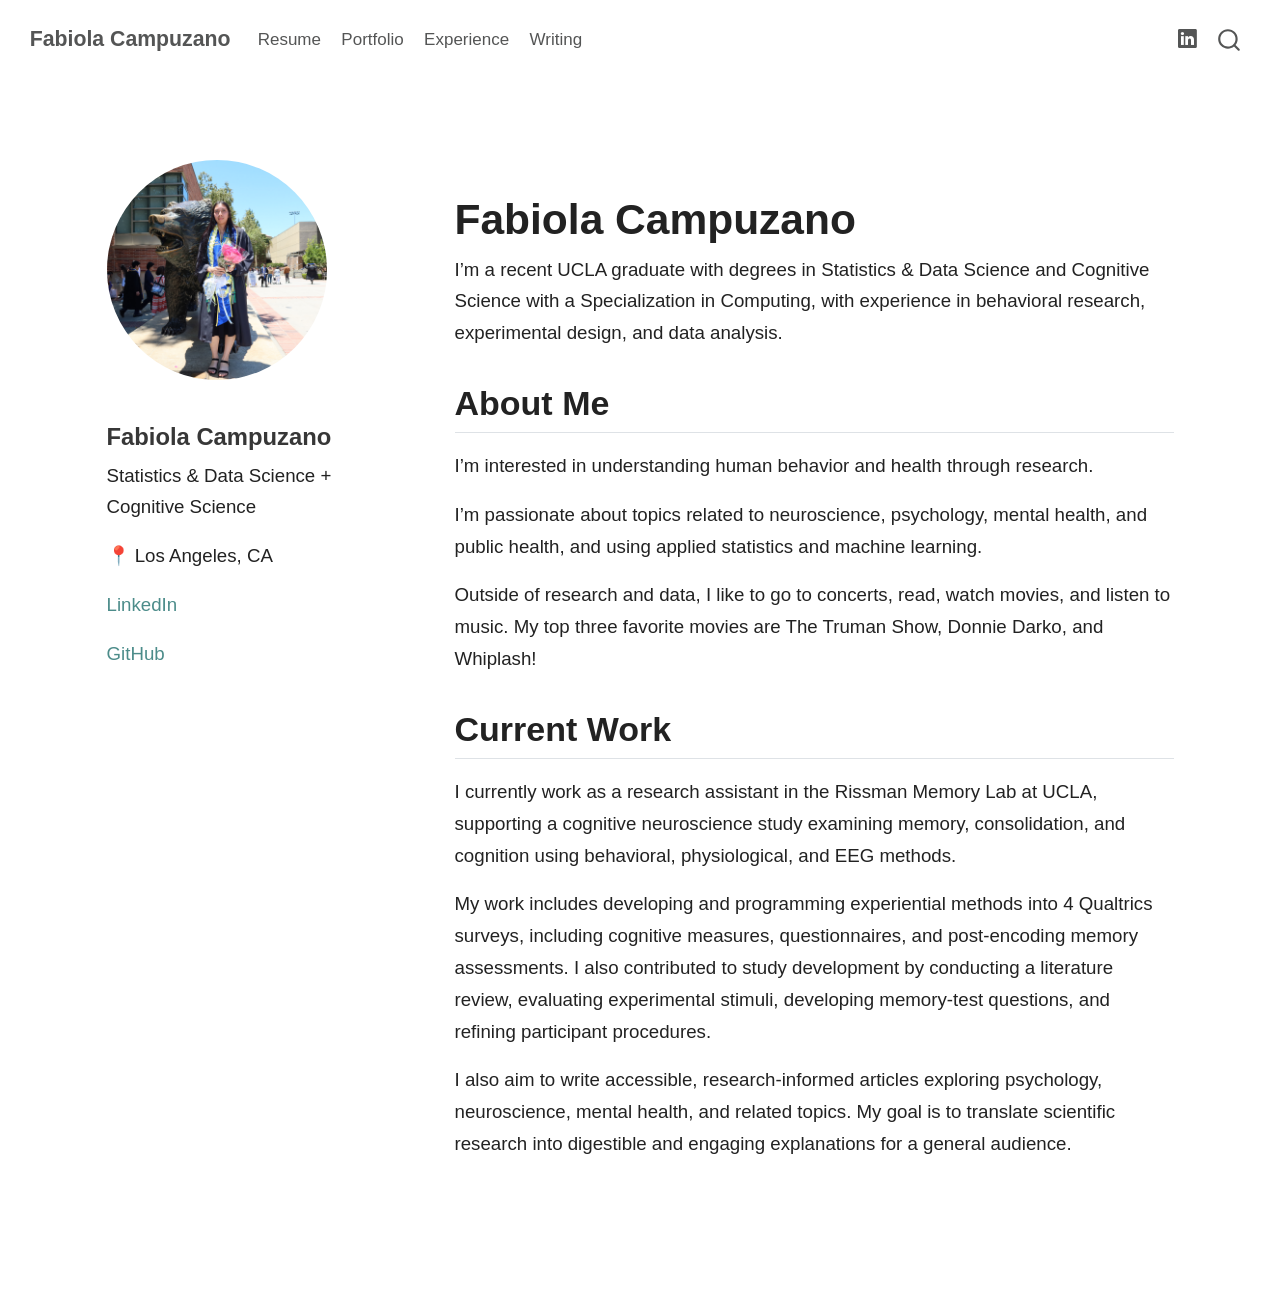
<file: docs/index.html>
<!DOCTYPE html>
<html xmlns="http://www.w3.org/1999/xhtml" lang="en" xml:lang="en"><head>

<meta charset="utf-8">
<meta name="generator" content="quarto-1.8.27">

<meta name="viewport" content="width=device-width, initial-scale=1.0, user-scalable=yes">


<title>Fabiola Campuzano</title>
<style>
code{white-space: pre-wrap;}
span.smallcaps{font-variant: small-caps;}
div.columns{display: flex; gap: min(4vw, 1.5em);}
div.column{flex: auto; overflow-x: auto;}
div.hanging-indent{margin-left: 1.5em; text-indent: -1.5em;}
ul.task-list{list-style: none;}
ul.task-list li input[type="checkbox"] {
  width: 0.8em;
  margin: 0 0.8em 0.2em -1em; /* quarto-specific, see https://github.com/quarto-dev/quarto-cli/issues/4556 */ 
  vertical-align: middle;
}
</style>


<script src="site_libs/quarto-nav/quarto-nav.js"></script>
<script src="site_libs/quarto-nav/headroom.min.js"></script>
<script src="site_libs/clipboard/clipboard.min.js"></script>
<script src="site_libs/quarto-search/autocomplete.umd.js"></script>
<script src="site_libs/quarto-search/fuse.min.js"></script>
<script src="site_libs/quarto-search/quarto-search.js"></script>
<meta name="quarto:offset" content="./">
<script src="site_libs/quarto-html/quarto.js" type="module"></script>
<script src="site_libs/quarto-html/tabsets/tabsets.js" type="module"></script>
<script src="site_libs/quarto-html/axe/axe-check.js" type="module"></script>
<script src="site_libs/quarto-html/popper.min.js"></script>
<script src="site_libs/quarto-html/tippy.umd.min.js"></script>
<script src="site_libs/quarto-html/anchor.min.js"></script>
<link href="site_libs/quarto-html/tippy.css" rel="stylesheet">
<link href="site_libs/quarto-html/quarto-syntax-highlighting-ed96de9b727972fe78a7b5d16c58bf87.css" rel="stylesheet" id="quarto-text-highlighting-styles">
<script src="site_libs/bootstrap/bootstrap.min.js"></script>
<link href="site_libs/bootstrap/bootstrap-icons.css" rel="stylesheet">
<link href="site_libs/bootstrap/bootstrap-5b4ad623e5705c0698d39aec6f10cf02.min.css" rel="stylesheet" append-hash="true" id="quarto-bootstrap" data-mode="light">
<script id="quarto-search-options" type="application/json">{
  "location": "navbar",
  "copy-button": false,
  "collapse-after": 3,
  "panel-placement": "end",
  "type": "overlay",
  "limit": 50,
  "keyboard-shortcut": [
    "f",
    "/",
    "s"
  ],
  "show-item-context": false,
  "language": {
    "search-no-results-text": "No results",
    "search-matching-documents-text": "matching documents",
    "search-copy-link-title": "Copy link to search",
    "search-hide-matches-text": "Hide additional matches",
    "search-more-match-text": "more match in this document",
    "search-more-matches-text": "more matches in this document",
    "search-clear-button-title": "Clear",
    "search-text-placeholder": "",
    "search-detached-cancel-button-title": "Cancel",
    "search-submit-button-title": "Submit",
    "search-label": "Search"
  }
}</script>


<link rel="stylesheet" href="styles.css">
</head>

<body class="nav-fixed quarto-light">

<div id="quarto-search-results"></div>
  <header id="quarto-header" class="headroom fixed-top">
    <nav class="navbar navbar-expand-lg " data-bs-theme="dark">
      <div class="navbar-container container-fluid">
      <div class="navbar-brand-container mx-auto">
    <a class="navbar-brand" href="./index.html">
    <span class="navbar-title">Fabiola Campuzano</span>
    </a>
  </div>
            <div id="quarto-search" class="" title="Search"></div>
          <button class="navbar-toggler" type="button" data-bs-toggle="collapse" data-bs-target="#navbarCollapse" aria-controls="navbarCollapse" role="menu" aria-expanded="false" aria-label="Toggle navigation" onclick="if (window.quartoToggleHeadroom) { window.quartoToggleHeadroom(); }">
  <span class="navbar-toggler-icon"></span>
</button>
          <div class="collapse navbar-collapse" id="navbarCollapse">
            <ul class="navbar-nav navbar-nav-scroll me-auto">
  <li class="nav-item">
    <a class="nav-link" href="./files/fabiola_campuzano_resume.pdf"> 
<span class="menu-text">Resume</span></a>
  </li>  
  <li class="nav-item">
    <a class="nav-link" href="./projects.html"> 
<span class="menu-text">Portfolio</span></a>
  </li>  
  <li class="nav-item">
    <a class="nav-link" href="./experience.html"> 
<span class="menu-text">Experience</span></a>
  </li>  
  <li class="nav-item">
    <a class="nav-link" href="./writing.html"> 
<span class="menu-text">Writing</span></a>
  </li>  
</ul>
            <ul class="navbar-nav navbar-nav-scroll ms-auto">
  <li class="nav-item compact">
    <a class="nav-link" href="https://www.linkedin.com/in/fabiolacampuzano/"> <i class="bi bi-linkedin" role="img">
</i> 
<span class="menu-text"></span></a>
  </li>  
</ul>
          </div> <!-- /navcollapse -->
            <div class="quarto-navbar-tools">
</div>
      </div> <!-- /container-fluid -->
    </nav>
</header>
<!-- content -->
<div id="quarto-content" class="quarto-container page-columns page-rows-contents page-layout-full page-navbar">
<!-- sidebar -->
<!-- margin-sidebar -->
    
<!-- main -->
<main class="content column-page" id="quarto-document-content"><header id="title-block-header" class="quarto-title-block"></header>




<div class="profile-layout">
<div class="profile-sidebar">
<p><img src="profile.JPG" class="profile-image img-fluid"></p>
<section id="fabiola-campuzano" class="level3">
<h3 class="anchored" data-anchor-id="fabiola-campuzano">Fabiola Campuzano</h3>
<p>Statistics &amp; Data Science + Cognitive Science</p>
<p>📍 Los Angeles, CA</p>
<p><a href="https://www.linkedin.com/in/fabiolacampuzano/">LinkedIn</a></p>
<p><a href="https://github.com/fabiolacampuzano">GitHub</a></p>
</section>
</div>
<section id="fabiola-campuzano-1" class="level1 profile-main">
<h1>Fabiola Campuzano</h1>
<p>I’m a recent UCLA graduate with degrees in Statistics &amp; Data Science and Cognitive Science with a Specialization in Computing, with experience in behavioral research, experimental design, and data analysis.</p>
<section id="about-me" class="level2">
<h2 class="anchored" data-anchor-id="about-me">About Me</h2>
<p>I’m interested in understanding human behavior and health through research.</p>
<p>I’m passionate about topics related to neuroscience, psychology, mental health, and public health, and using applied statistics and machine learning.</p>
<p>Outside of research and data, I like to go to concerts, read, watch movies, and listen to music. My top three favorite movies are The Truman Show, Donnie Darko, and Whiplash!</p>
</section>
<section id="current-work" class="level2">
<h2 class="anchored" data-anchor-id="current-work">Current Work</h2>
<p>I currently work as a research assistant in the Rissman Memory Lab at UCLA, supporting a cognitive neuroscience study examining memory, consolidation, and cognition using behavioral, physiological, and EEG methods.</p>
<p>My work includes developing and programming experiential methods into 4 Qualtrics surveys, including cognitive measures, questionnaires, and post-encoding memory assessments. I also contributed to study development by conducting a literature review, evaluating experimental stimuli, developing memory-test questions, and refining participant procedures.</p>
<p>I also aim to write accessible, research-informed articles exploring psychology, neuroscience, mental health, and related topics. My goal is to translate scientific research into digestible and engaging explanations for a general audience.</p>
</section>
</section>
</div>



</main> <!-- /main -->
<script id="quarto-html-after-body" type="application/javascript">
  window.document.addEventListener("DOMContentLoaded", function (event) {
    const icon = "";
    const anchorJS = new window.AnchorJS();
    anchorJS.options = {
      placement: 'right',
      icon: icon
    };
    anchorJS.add('.anchored');
    const isCodeAnnotation = (el) => {
      for (const clz of el.classList) {
        if (clz.startsWith('code-annotation-')) {                     
          return true;
        }
      }
      return false;
    }
    const onCopySuccess = function(e) {
      // button target
      const button = e.trigger;
      // don't keep focus
      button.blur();
      // flash "checked"
      button.classList.add('code-copy-button-checked');
      var currentTitle = button.getAttribute("title");
      button.setAttribute("title", "Copied!");
      let tooltip;
      if (window.bootstrap) {
        button.setAttribute("data-bs-toggle", "tooltip");
        button.setAttribute("data-bs-placement", "left");
        button.setAttribute("data-bs-title", "Copied!");
        tooltip = new bootstrap.Tooltip(button, 
          { trigger: "manual", 
            customClass: "code-copy-button-tooltip",
            offset: [0, -8]});
        tooltip.show();    
      }
      setTimeout(function() {
        if (tooltip) {
          tooltip.hide();
          button.removeAttribute("data-bs-title");
          button.removeAttribute("data-bs-toggle");
          button.removeAttribute("data-bs-placement");
        }
        button.setAttribute("title", currentTitle);
        button.classList.remove('code-copy-button-checked');
      }, 1000);
      // clear code selection
      e.clearSelection();
    }
    const getTextToCopy = function(trigger) {
      const outerScaffold = trigger.parentElement.cloneNode(true);
      const codeEl = outerScaffold.querySelector('code');
      for (const childEl of codeEl.children) {
        if (isCodeAnnotation(childEl)) {
          childEl.remove();
        }
      }
      return codeEl.innerText;
    }
    const clipboard = new window.ClipboardJS('.code-copy-button:not([data-in-quarto-modal])', {
      text: getTextToCopy
    });
    clipboard.on('success', onCopySuccess);
    if (window.document.getElementById('quarto-embedded-source-code-modal')) {
      const clipboardModal = new window.ClipboardJS('.code-copy-button[data-in-quarto-modal]', {
        text: getTextToCopy,
        container: window.document.getElementById('quarto-embedded-source-code-modal')
      });
      clipboardModal.on('success', onCopySuccess);
    }
      var localhostRegex = new RegExp(/^(?:http|https):\/\/localhost\:?[0-9]*\//);
      var mailtoRegex = new RegExp(/^mailto:/);
        var filterRegex = new RegExp('/' + window.location.host + '/');
      var isInternal = (href) => {
          return filterRegex.test(href) || localhostRegex.test(href) || mailtoRegex.test(href);
      }
      // Inspect non-navigation links and adorn them if external
     var links = window.document.querySelectorAll('a[href]:not(.nav-link):not(.navbar-brand):not(.toc-action):not(.sidebar-link):not(.sidebar-item-toggle):not(.pagination-link):not(.no-external):not([aria-hidden]):not(.dropdown-item):not(.quarto-navigation-tool):not(.about-link)');
      for (var i=0; i<links.length; i++) {
        const link = links[i];
        if (!isInternal(link.href)) {
          // undo the damage that might have been done by quarto-nav.js in the case of
          // links that we want to consider external
          if (link.dataset.originalHref !== undefined) {
            link.href = link.dataset.originalHref;
          }
        }
      }
    function tippyHover(el, contentFn, onTriggerFn, onUntriggerFn) {
      const config = {
        allowHTML: true,
        maxWidth: 500,
        delay: 100,
        arrow: false,
        appendTo: function(el) {
            return el.parentElement;
        },
        interactive: true,
        interactiveBorder: 10,
        theme: 'quarto',
        placement: 'bottom-start',
      };
      if (contentFn) {
        config.content = contentFn;
      }
      if (onTriggerFn) {
        config.onTrigger = onTriggerFn;
      }
      if (onUntriggerFn) {
        config.onUntrigger = onUntriggerFn;
      }
      window.tippy(el, config); 
    }
    const noterefs = window.document.querySelectorAll('a[role="doc-noteref"]');
    for (var i=0; i<noterefs.length; i++) {
      const ref = noterefs[i];
      tippyHover(ref, function() {
        // use id or data attribute instead here
        let href = ref.getAttribute('data-footnote-href') || ref.getAttribute('href');
        try { href = new URL(href).hash; } catch {}
        const id = href.replace(/^#\/?/, "");
        const note = window.document.getElementById(id);
        if (note) {
          return note.innerHTML;
        } else {
          return "";
        }
      });
    }
    const xrefs = window.document.querySelectorAll('a.quarto-xref');
    const processXRef = (id, note) => {
      // Strip column container classes
      const stripColumnClz = (el) => {
        el.classList.remove("page-full", "page-columns");
        if (el.children) {
          for (const child of el.children) {
            stripColumnClz(child);
          }
        }
      }
      stripColumnClz(note)
      if (id === null || id.startsWith('sec-')) {
        // Special case sections, only their first couple elements
        const container = document.createElement("div");
        if (note.children && note.children.length > 2) {
          container.appendChild(note.children[0].cloneNode(true));
          for (let i = 1; i < note.children.length; i++) {
            const child = note.children[i];
            if (child.tagName === "P" && child.innerText === "") {
              continue;
            } else {
              container.appendChild(child.cloneNode(true));
              break;
            }
          }
          if (window.Quarto?.typesetMath) {
            window.Quarto.typesetMath(container);
          }
          return container.innerHTML
        } else {
          if (window.Quarto?.typesetMath) {
            window.Quarto.typesetMath(note);
          }
          return note.innerHTML;
        }
      } else {
        // Remove any anchor links if they are present
        const anchorLink = note.querySelector('a.anchorjs-link');
        if (anchorLink) {
          anchorLink.remove();
        }
        if (window.Quarto?.typesetMath) {
          window.Quarto.typesetMath(note);
        }
        if (note.classList.contains("callout")) {
          return note.outerHTML;
        } else {
          return note.innerHTML;
        }
      }
    }
    for (var i=0; i<xrefs.length; i++) {
      const xref = xrefs[i];
      tippyHover(xref, undefined, function(instance) {
        instance.disable();
        let url = xref.getAttribute('href');
        let hash = undefined; 
        if (url.startsWith('#')) {
          hash = url;
        } else {
          try { hash = new URL(url).hash; } catch {}
        }
        if (hash) {
          const id = hash.replace(/^#\/?/, "");
          const note = window.document.getElementById(id);
          if (note !== null) {
            try {
              const html = processXRef(id, note.cloneNode(true));
              instance.setContent(html);
            } finally {
              instance.enable();
              instance.show();
            }
          } else {
            // See if we can fetch this
            fetch(url.split('#')[0])
            .then(res => res.text())
            .then(html => {
              const parser = new DOMParser();
              const htmlDoc = parser.parseFromString(html, "text/html");
              const note = htmlDoc.getElementById(id);
              if (note !== null) {
                const html = processXRef(id, note);
                instance.setContent(html);
              } 
            }).finally(() => {
              instance.enable();
              instance.show();
            });
          }
        } else {
          // See if we can fetch a full url (with no hash to target)
          // This is a special case and we should probably do some content thinning / targeting
          fetch(url)
          .then(res => res.text())
          .then(html => {
            const parser = new DOMParser();
            const htmlDoc = parser.parseFromString(html, "text/html");
            const note = htmlDoc.querySelector('main.content');
            if (note !== null) {
              // This should only happen for chapter cross references
              // (since there is no id in the URL)
              // remove the first header
              if (note.children.length > 0 && note.children[0].tagName === "HEADER") {
                note.children[0].remove();
              }
              const html = processXRef(null, note);
              instance.setContent(html);
            } 
          }).finally(() => {
            instance.enable();
            instance.show();
          });
        }
      }, function(instance) {
      });
    }
        let selectedAnnoteEl;
        const selectorForAnnotation = ( cell, annotation) => {
          let cellAttr = 'data-code-cell="' + cell + '"';
          let lineAttr = 'data-code-annotation="' +  annotation + '"';
          const selector = 'span[' + cellAttr + '][' + lineAttr + ']';
          return selector;
        }
        const selectCodeLines = (annoteEl) => {
          const doc = window.document;
          const targetCell = annoteEl.getAttribute("data-target-cell");
          const targetAnnotation = annoteEl.getAttribute("data-target-annotation");
          const annoteSpan = window.document.querySelector(selectorForAnnotation(targetCell, targetAnnotation));
          const lines = annoteSpan.getAttribute("data-code-lines").split(",");
          const lineIds = lines.map((line) => {
            return targetCell + "-" + line;
          })
          let top = null;
          let height = null;
          let parent = null;
          if (lineIds.length > 0) {
              //compute the position of the single el (top and bottom and make a div)
              const el = window.document.getElementById(lineIds[0]);
              top = el.offsetTop;
              height = el.offsetHeight;
              parent = el.parentElement.parentElement;
            if (lineIds.length > 1) {
              const lastEl = window.document.getElementById(lineIds[lineIds.length - 1]);
              const bottom = lastEl.offsetTop + lastEl.offsetHeight;
              height = bottom - top;
            }
            if (top !== null && height !== null && parent !== null) {
              // cook up a div (if necessary) and position it 
              let div = window.document.getElementById("code-annotation-line-highlight");
              if (div === null) {
                div = window.document.createElement("div");
                div.setAttribute("id", "code-annotation-line-highlight");
                div.style.position = 'absolute';
                parent.appendChild(div);
              }
              div.style.top = top - 2 + "px";
              div.style.height = height + 4 + "px";
              div.style.left = 0;
              let gutterDiv = window.document.getElementById("code-annotation-line-highlight-gutter");
              if (gutterDiv === null) {
                gutterDiv = window.document.createElement("div");
                gutterDiv.setAttribute("id", "code-annotation-line-highlight-gutter");
                gutterDiv.style.position = 'absolute';
                const codeCell = window.document.getElementById(targetCell);
                const gutter = codeCell.querySelector('.code-annotation-gutter');
                gutter.appendChild(gutterDiv);
              }
              gutterDiv.style.top = top - 2 + "px";
              gutterDiv.style.height = height + 4 + "px";
            }
            selectedAnnoteEl = annoteEl;
          }
        };
        const unselectCodeLines = () => {
          const elementsIds = ["code-annotation-line-highlight", "code-annotation-line-highlight-gutter"];
          elementsIds.forEach((elId) => {
            const div = window.document.getElementById(elId);
            if (div) {
              div.remove();
            }
          });
          selectedAnnoteEl = undefined;
        };
          // Handle positioning of the toggle
      window.addEventListener(
        "resize",
        throttle(() => {
          elRect = undefined;
          if (selectedAnnoteEl) {
            selectCodeLines(selectedAnnoteEl);
          }
        }, 10)
      );
      function throttle(fn, ms) {
      let throttle = false;
      let timer;
        return (...args) => {
          if(!throttle) { // first call gets through
              fn.apply(this, args);
              throttle = true;
          } else { // all the others get throttled
              if(timer) clearTimeout(timer); // cancel #2
              timer = setTimeout(() => {
                fn.apply(this, args);
                timer = throttle = false;
              }, ms);
          }
        };
      }
        // Attach click handler to the DT
        const annoteDls = window.document.querySelectorAll('dt[data-target-cell]');
        for (const annoteDlNode of annoteDls) {
          annoteDlNode.addEventListener('click', (event) => {
            const clickedEl = event.target;
            if (clickedEl !== selectedAnnoteEl) {
              unselectCodeLines();
              const activeEl = window.document.querySelector('dt[data-target-cell].code-annotation-active');
              if (activeEl) {
                activeEl.classList.remove('code-annotation-active');
              }
              selectCodeLines(clickedEl);
              clickedEl.classList.add('code-annotation-active');
            } else {
              // Unselect the line
              unselectCodeLines();
              clickedEl.classList.remove('code-annotation-active');
            }
          });
        }
    const findCites = (el) => {
      const parentEl = el.parentElement;
      if (parentEl) {
        const cites = parentEl.dataset.cites;
        if (cites) {
          return {
            el,
            cites: cites.split(' ')
          };
        } else {
          return findCites(el.parentElement)
        }
      } else {
        return undefined;
      }
    };
    var bibliorefs = window.document.querySelectorAll('a[role="doc-biblioref"]');
    for (var i=0; i<bibliorefs.length; i++) {
      const ref = bibliorefs[i];
      const citeInfo = findCites(ref);
      if (citeInfo) {
        tippyHover(citeInfo.el, function() {
          var popup = window.document.createElement('div');
          citeInfo.cites.forEach(function(cite) {
            var citeDiv = window.document.createElement('div');
            citeDiv.classList.add('hanging-indent');
            citeDiv.classList.add('csl-entry');
            var biblioDiv = window.document.getElementById('ref-' + cite);
            if (biblioDiv) {
              citeDiv.innerHTML = biblioDiv.innerHTML;
            }
            popup.appendChild(citeDiv);
          });
          return popup.innerHTML;
        });
      }
    }
  });
  </script>
</div> <!-- /content -->




</body></html>
</file>
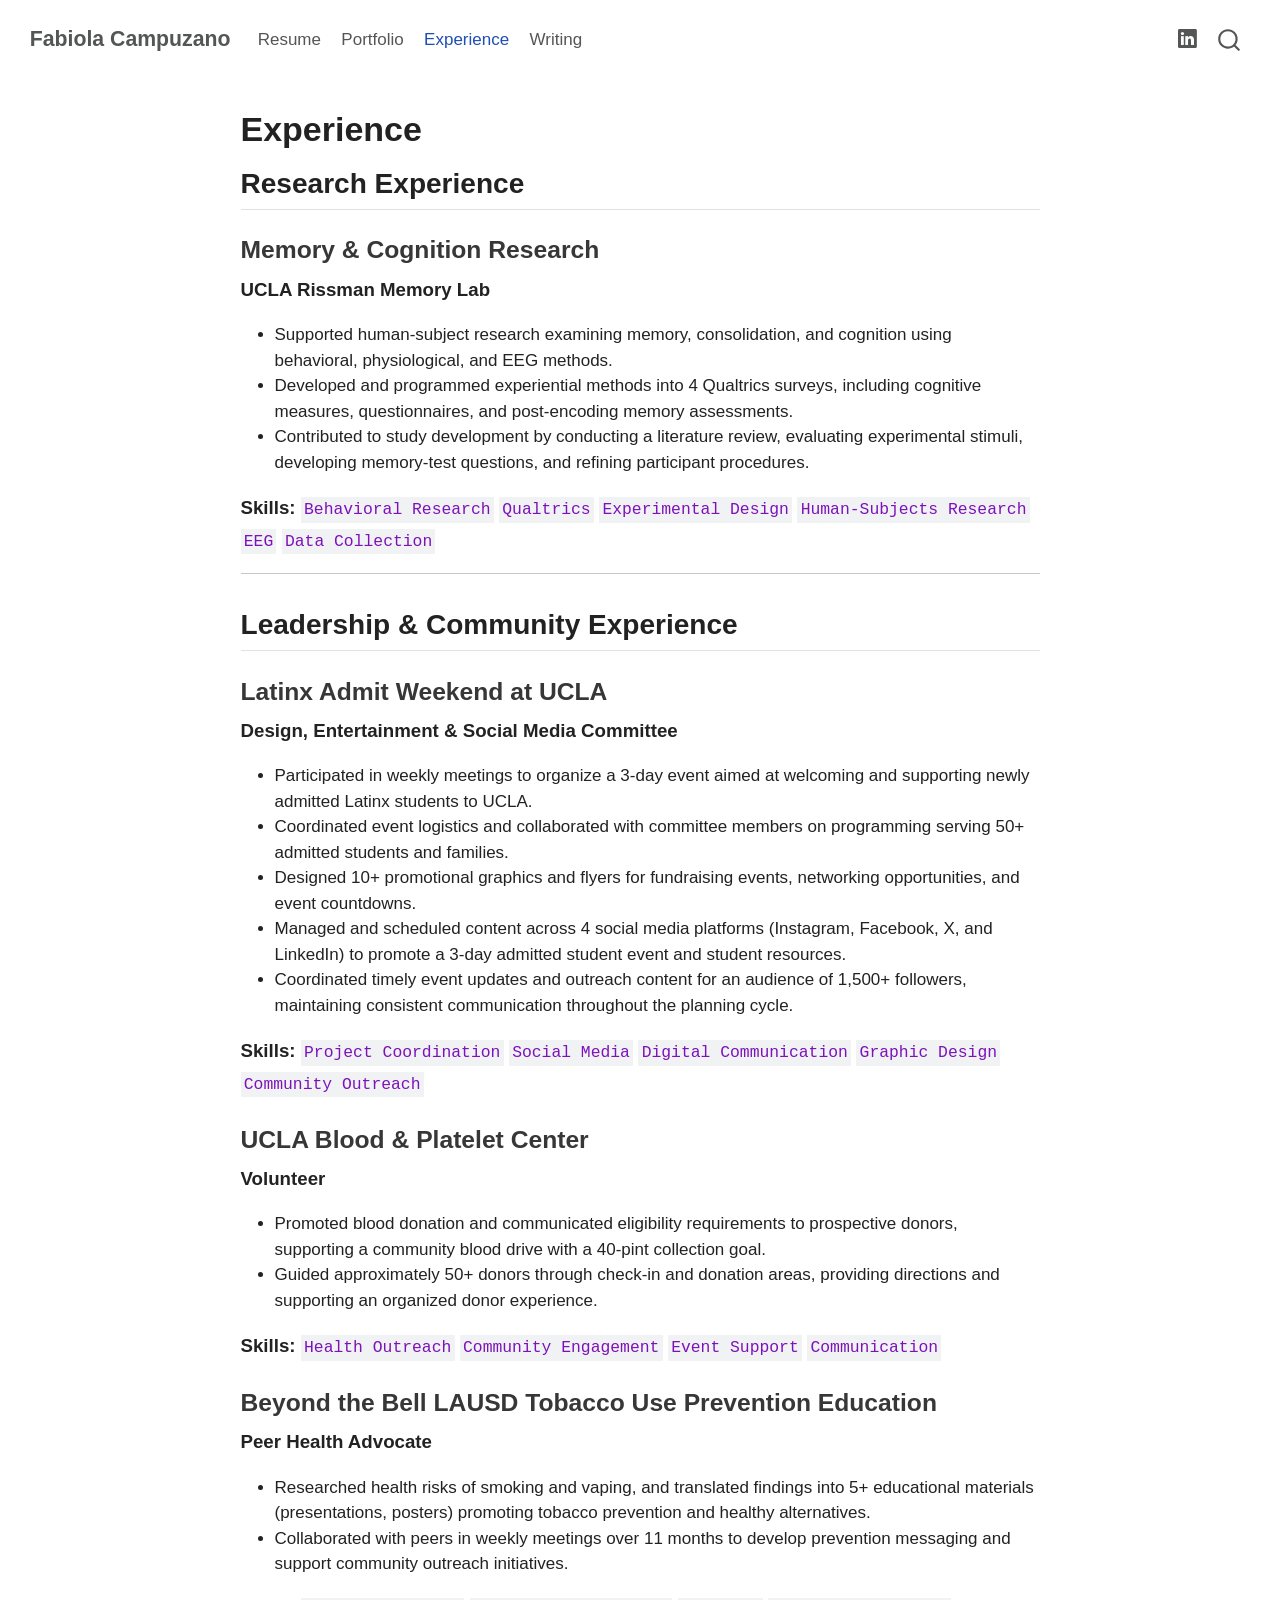
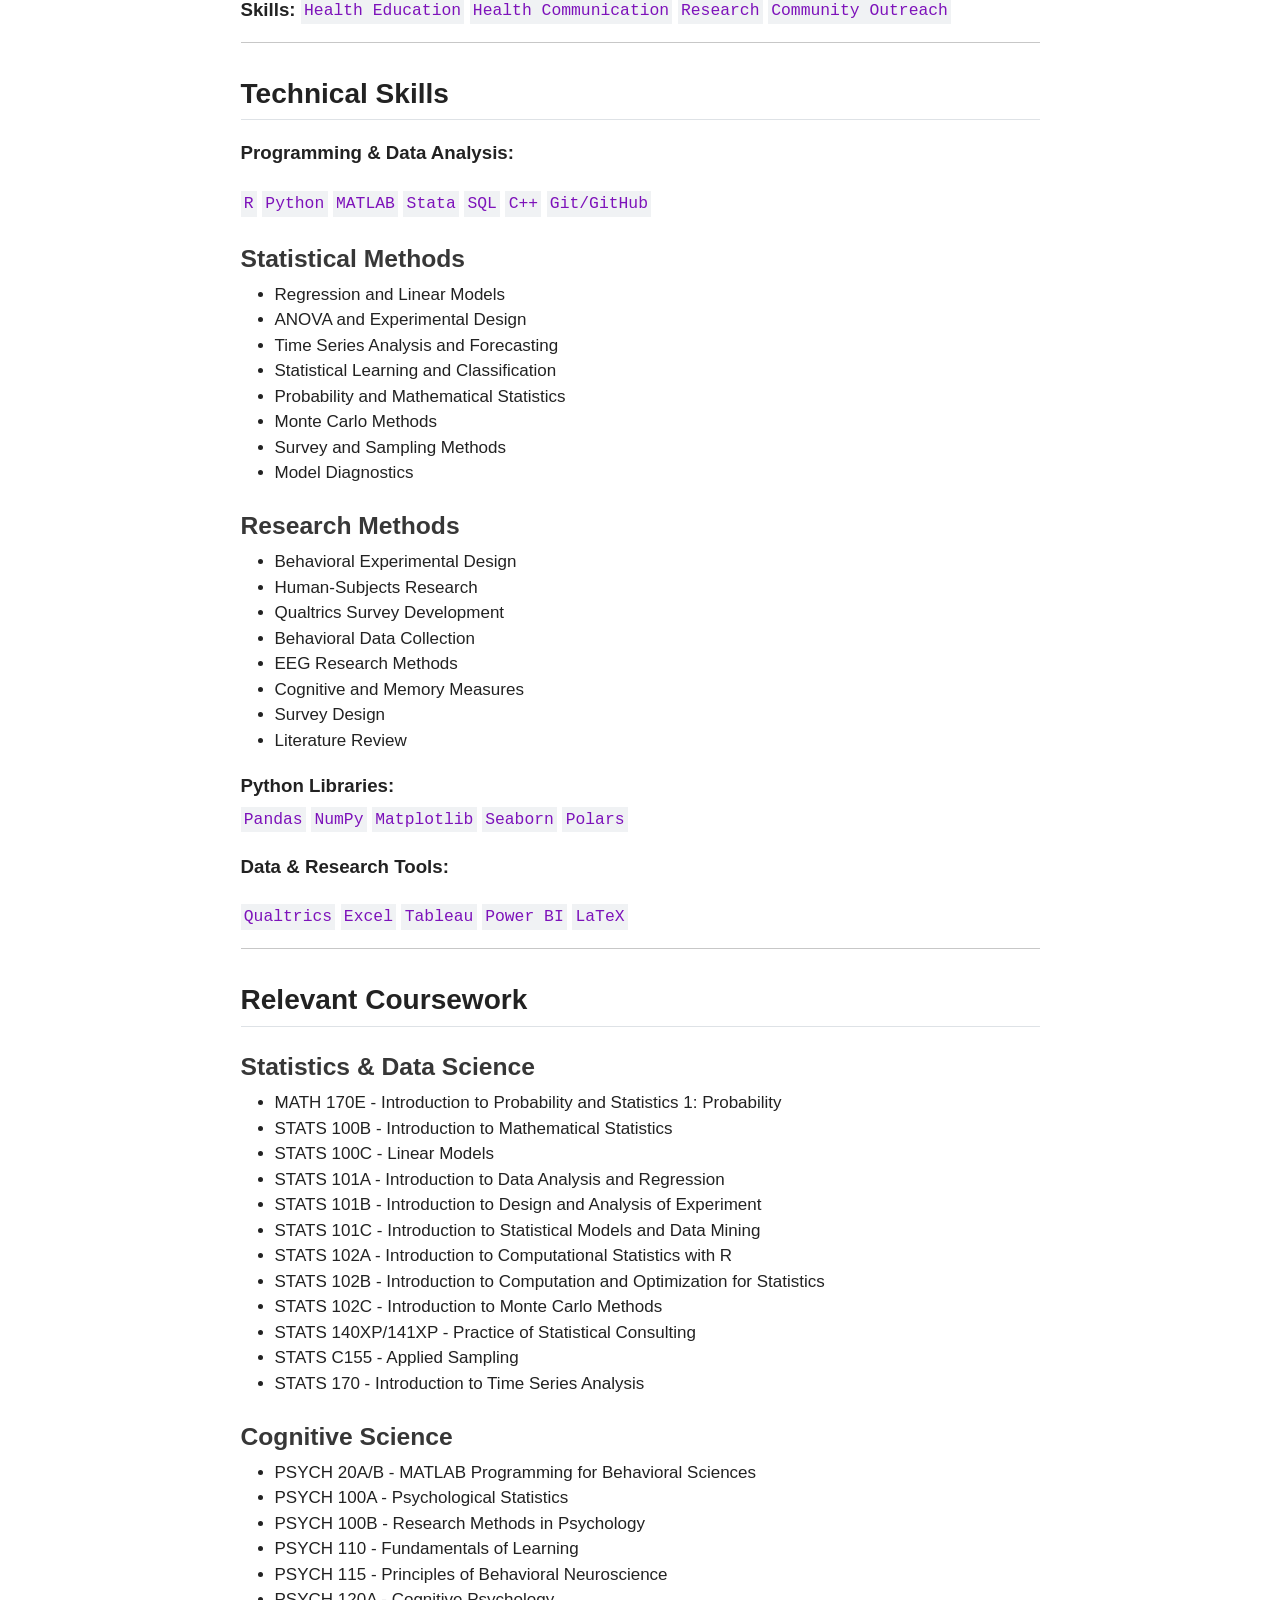
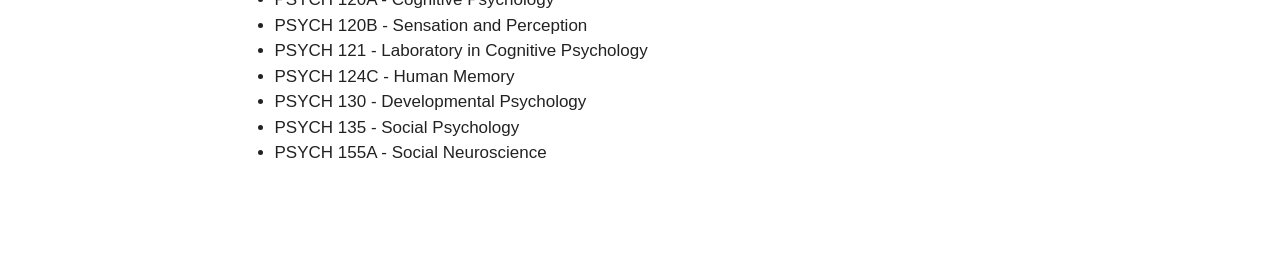
<file: docs/experience.html>
<!DOCTYPE html>
<html xmlns="http://www.w3.org/1999/xhtml" lang="en" xml:lang="en"><head>

<meta charset="utf-8">
<meta name="generator" content="quarto-1.8.27">

<meta name="viewport" content="width=device-width, initial-scale=1.0, user-scalable=yes">


<title>Experience – Fabiola Campuzano</title>
<style>
code{white-space: pre-wrap;}
span.smallcaps{font-variant: small-caps;}
div.columns{display: flex; gap: min(4vw, 1.5em);}
div.column{flex: auto; overflow-x: auto;}
div.hanging-indent{margin-left: 1.5em; text-indent: -1.5em;}
ul.task-list{list-style: none;}
ul.task-list li input[type="checkbox"] {
  width: 0.8em;
  margin: 0 0.8em 0.2em -1em; /* quarto-specific, see https://github.com/quarto-dev/quarto-cli/issues/4556 */ 
  vertical-align: middle;
}
</style>


<script src="site_libs/quarto-nav/quarto-nav.js"></script>
<script src="site_libs/quarto-nav/headroom.min.js"></script>
<script src="site_libs/clipboard/clipboard.min.js"></script>
<script src="site_libs/quarto-search/autocomplete.umd.js"></script>
<script src="site_libs/quarto-search/fuse.min.js"></script>
<script src="site_libs/quarto-search/quarto-search.js"></script>
<meta name="quarto:offset" content="./">
<script src="site_libs/quarto-html/quarto.js" type="module"></script>
<script src="site_libs/quarto-html/tabsets/tabsets.js" type="module"></script>
<script src="site_libs/quarto-html/axe/axe-check.js" type="module"></script>
<script src="site_libs/quarto-html/popper.min.js"></script>
<script src="site_libs/quarto-html/tippy.umd.min.js"></script>
<script src="site_libs/quarto-html/anchor.min.js"></script>
<link href="site_libs/quarto-html/tippy.css" rel="stylesheet">
<link href="site_libs/quarto-html/quarto-syntax-highlighting-ed96de9b727972fe78a7b5d16c58bf87.css" rel="stylesheet" id="quarto-text-highlighting-styles">
<script src="site_libs/bootstrap/bootstrap.min.js"></script>
<link href="site_libs/bootstrap/bootstrap-icons.css" rel="stylesheet">
<link href="site_libs/bootstrap/bootstrap-5b4ad623e5705c0698d39aec6f10cf02.min.css" rel="stylesheet" append-hash="true" id="quarto-bootstrap" data-mode="light">
<script id="quarto-search-options" type="application/json">{
  "location": "navbar",
  "copy-button": false,
  "collapse-after": 3,
  "panel-placement": "end",
  "type": "overlay",
  "limit": 50,
  "keyboard-shortcut": [
    "f",
    "/",
    "s"
  ],
  "show-item-context": false,
  "language": {
    "search-no-results-text": "No results",
    "search-matching-documents-text": "matching documents",
    "search-copy-link-title": "Copy link to search",
    "search-hide-matches-text": "Hide additional matches",
    "search-more-match-text": "more match in this document",
    "search-more-matches-text": "more matches in this document",
    "search-clear-button-title": "Clear",
    "search-text-placeholder": "",
    "search-detached-cancel-button-title": "Cancel",
    "search-submit-button-title": "Submit",
    "search-label": "Search"
  }
}</script>


<link rel="stylesheet" href="styles.css">
</head>

<body class="nav-fixed fullcontent quarto-light">

<div id="quarto-search-results"></div>
  <header id="quarto-header" class="headroom fixed-top">
    <nav class="navbar navbar-expand-lg " data-bs-theme="dark">
      <div class="navbar-container container-fluid">
      <div class="navbar-brand-container mx-auto">
    <a class="navbar-brand" href="./index.html">
    <span class="navbar-title">Fabiola Campuzano</span>
    </a>
  </div>
            <div id="quarto-search" class="" title="Search"></div>
          <button class="navbar-toggler" type="button" data-bs-toggle="collapse" data-bs-target="#navbarCollapse" aria-controls="navbarCollapse" role="menu" aria-expanded="false" aria-label="Toggle navigation" onclick="if (window.quartoToggleHeadroom) { window.quartoToggleHeadroom(); }">
  <span class="navbar-toggler-icon"></span>
</button>
          <div class="collapse navbar-collapse" id="navbarCollapse">
            <ul class="navbar-nav navbar-nav-scroll me-auto">
  <li class="nav-item">
    <a class="nav-link" href="./files/fabiola_campuzano_resume.pdf"> 
<span class="menu-text">Resume</span></a>
  </li>  
  <li class="nav-item">
    <a class="nav-link" href="./projects.html"> 
<span class="menu-text">Portfolio</span></a>
  </li>  
  <li class="nav-item">
    <a class="nav-link active" href="./experience.html" aria-current="page"> 
<span class="menu-text">Experience</span></a>
  </li>  
  <li class="nav-item">
    <a class="nav-link" href="./writing.html"> 
<span class="menu-text">Writing</span></a>
  </li>  
</ul>
            <ul class="navbar-nav navbar-nav-scroll ms-auto">
  <li class="nav-item compact">
    <a class="nav-link" href="https://www.linkedin.com/in/fabiolacampuzano/"> <i class="bi bi-linkedin" role="img">
</i> 
<span class="menu-text"></span></a>
  </li>  
</ul>
          </div> <!-- /navcollapse -->
            <div class="quarto-navbar-tools">
</div>
      </div> <!-- /container-fluid -->
    </nav>
</header>
<!-- content -->
<div id="quarto-content" class="quarto-container page-columns page-rows-contents page-layout-article page-navbar">
<!-- sidebar -->
<!-- margin-sidebar -->
    
<!-- main -->
<main class="content" id="quarto-document-content">

<header id="title-block-header" class="quarto-title-block default">
<div class="quarto-title">
<h1 class="title">Experience</h1>
</div>



<div class="quarto-title-meta">

    
  
    
  </div>
  


</header>


<section id="research-experience" class="level2">
<h2 class="anchored" data-anchor-id="research-experience">Research Experience</h2>
<section id="memory-cognition-research" class="level3">
<h3 class="anchored" data-anchor-id="memory-cognition-research">Memory &amp; Cognition Research</h3>
<p><strong>UCLA Rissman Memory Lab</strong></p>
<ul>
<li>Supported human-subject research examining memory, consolidation, and cognition using behavioral, physiological, and EEG methods.</li>
<li>Developed and programmed experiential methods into 4 Qualtrics surveys, including cognitive measures, questionnaires, and post-encoding memory assessments.</li>
<li>Contributed to study development by conducting a literature review, evaluating experimental stimuli, developing memory-test questions, and refining participant procedures.</li>
</ul>
<p><strong>Skills:</strong> <code>Behavioral Research</code> <code>Qualtrics</code> <code>Experimental Design</code> <code>Human-Subjects Research</code> <code>EEG</code> <code>Data Collection</code></p>
<hr>
</section>
</section>
<section id="leadership-community-experience" class="level2">
<h2 class="anchored" data-anchor-id="leadership-community-experience">Leadership &amp; Community Experience</h2>
<section id="latinx-admit-weekend-at-ucla" class="level3">
<h3 class="anchored" data-anchor-id="latinx-admit-weekend-at-ucla">Latinx Admit Weekend at UCLA</h3>
<p><strong>Design, Entertainment &amp; Social Media Committee</strong></p>
<ul>
<li>Participated in weekly meetings to organize a 3-day event aimed at welcoming and supporting newly admitted Latinx students to UCLA.</li>
<li>Coordinated event logistics and collaborated with committee members on programming serving 50+ admitted students and families.</li>
<li>Designed 10+ promotional graphics and flyers for fundraising events, networking opportunities, and event countdowns.</li>
<li>Managed and scheduled content across 4 social media platforms (Instagram, Facebook, X, and LinkedIn) to promote a 3-day admitted student event and student resources.</li>
<li>Coordinated timely event updates and outreach content for an audience of 1,500+ followers, maintaining consistent communication throughout the planning cycle.</li>
</ul>
<p><strong>Skills:</strong> <code>Project Coordination</code> <code>Social Media</code> <code>Digital Communication</code> <code>Graphic Design</code> <code>Community Outreach</code></p>
</section>
<section id="ucla-blood-platelet-center" class="level3">
<h3 class="anchored" data-anchor-id="ucla-blood-platelet-center">UCLA Blood &amp; Platelet Center</h3>
<p><strong>Volunteer</strong></p>
<ul>
<li>Promoted blood donation and communicated eligibility requirements to prospective donors, supporting a community blood drive with a 40-pint collection goal.</li>
<li>Guided approximately 50+ donors through check-in and donation areas, providing directions and supporting an organized donor experience.</li>
</ul>
<p><strong>Skills:</strong> <code>Health Outreach</code> <code>Community Engagement</code> <code>Event Support</code> <code>Communication</code></p>
</section>
<section id="beyond-the-bell-lausd-tobacco-use-prevention-education" class="level3">
<h3 class="anchored" data-anchor-id="beyond-the-bell-lausd-tobacco-use-prevention-education">Beyond the Bell LAUSD Tobacco Use Prevention Education</h3>
<p><strong>Peer Health Advocate</strong></p>
<ul>
<li>Researched health risks of smoking and vaping, and translated findings into 5+ educational materials (presentations, posters) promoting tobacco prevention and healthy alternatives.</li>
<li>Collaborated with peers in weekly meetings over 11 months to develop prevention messaging and support community outreach initiatives.</li>
</ul>
<p><strong>Skills:</strong> <code>Health Education</code> <code>Health Communication</code> <code>Research</code> <code>Community Outreach</code></p>
<hr>
</section>
</section>
<section id="technical-skills" class="level2">
<h2 class="anchored" data-anchor-id="technical-skills">Technical Skills</h2>
<p><strong>Programming &amp; Data Analysis:</strong></p>
<p><code>R</code> <code>Python</code> <code>MATLAB</code> <code>Stata</code> <code>SQL</code> <code>C++</code> <code>Git/GitHub</code></p>
<section id="statistical-methods" class="level3">
<h3 class="anchored" data-anchor-id="statistical-methods">Statistical Methods</h3>
<ul>
<li>Regression and Linear Models</li>
<li>ANOVA and Experimental Design</li>
<li>Time Series Analysis and Forecasting</li>
<li>Statistical Learning and Classification</li>
<li>Probability and Mathematical Statistics</li>
<li>Monte Carlo Methods</li>
<li>Survey and Sampling Methods</li>
<li>Model Diagnostics</li>
</ul>
</section>
<section id="research-methods" class="level3">
<h3 class="anchored" data-anchor-id="research-methods">Research Methods</h3>
<ul>
<li>Behavioral Experimental Design</li>
<li>Human-Subjects Research</li>
<li>Qualtrics Survey Development</li>
<li>Behavioral Data Collection</li>
<li>EEG Research Methods</li>
<li>Cognitive and Memory Measures</li>
<li>Survey Design</li>
<li>Literature Review</li>
</ul>
<p><strong>Python Libraries:</strong><br>
<code>Pandas</code> <code>NumPy</code> <code>Matplotlib</code> <code>Seaborn</code> <code>Polars</code></p>
<p><strong>Data &amp; Research Tools:</strong></p>
<p><code>Qualtrics</code> <code>Excel</code> <code>Tableau</code> <code>Power BI</code> <code>LaTeX</code></p>
<hr>
</section>
</section>
<section id="relevant-coursework" class="level2">
<h2 class="anchored" data-anchor-id="relevant-coursework">Relevant Coursework</h2>
<section id="statistics-data-science" class="level3">
<h3 class="anchored" data-anchor-id="statistics-data-science">Statistics &amp; Data Science</h3>
<ul>
<li>MATH 170E - Introduction to Probability and Statistics 1: Probability</li>
<li>STATS 100B - Introduction to Mathematical Statistics</li>
<li>STATS 100C - Linear Models</li>
<li>STATS 101A - Introduction to Data Analysis and Regression</li>
<li>STATS 101B - Introduction to Design and Analysis of Experiment</li>
<li>STATS 101C - Introduction to Statistical Models and Data Mining</li>
<li>STATS 102A - Introduction to Computational Statistics with R</li>
<li>STATS 102B - Introduction to Computation and Optimization for Statistics</li>
<li>STATS 102C - Introduction to Monte Carlo Methods</li>
<li>STATS 140XP/141XP - Practice of Statistical Consulting</li>
<li>STATS C155 - Applied Sampling</li>
<li>STATS 170 - Introduction to Time Series Analysis</li>
</ul>
</section>
<section id="cognitive-science" class="level3">
<h3 class="anchored" data-anchor-id="cognitive-science">Cognitive Science</h3>
<ul>
<li>PSYCH 20A/B - MATLAB Programming for Behavioral Sciences</li>
<li>PSYCH 100A - Psychological Statistics</li>
<li>PSYCH 100B - Research Methods in Psychology</li>
<li>PSYCH 110 - Fundamentals of Learning</li>
<li>PSYCH 115 - Principles of Behavioral Neuroscience</li>
<li>PSYCH 120A - Cognitive Psychology</li>
<li>PSYCH 120B - Sensation and Perception</li>
<li>PSYCH 121 - Laboratory in Cognitive Psychology</li>
<li>PSYCH 124C - Human Memory</li>
<li>PSYCH 130 - Developmental Psychology</li>
<li>PSYCH 135 - Social Psychology</li>
<li>PSYCH 155A - Social Neuroscience</li>
</ul>


</section>
</section>

</main> <!-- /main -->
<script id="quarto-html-after-body" type="application/javascript">
  window.document.addEventListener("DOMContentLoaded", function (event) {
    const icon = "";
    const anchorJS = new window.AnchorJS();
    anchorJS.options = {
      placement: 'right',
      icon: icon
    };
    anchorJS.add('.anchored');
    const isCodeAnnotation = (el) => {
      for (const clz of el.classList) {
        if (clz.startsWith('code-annotation-')) {                     
          return true;
        }
      }
      return false;
    }
    const onCopySuccess = function(e) {
      // button target
      const button = e.trigger;
      // don't keep focus
      button.blur();
      // flash "checked"
      button.classList.add('code-copy-button-checked');
      var currentTitle = button.getAttribute("title");
      button.setAttribute("title", "Copied!");
      let tooltip;
      if (window.bootstrap) {
        button.setAttribute("data-bs-toggle", "tooltip");
        button.setAttribute("data-bs-placement", "left");
        button.setAttribute("data-bs-title", "Copied!");
        tooltip = new bootstrap.Tooltip(button, 
          { trigger: "manual", 
            customClass: "code-copy-button-tooltip",
            offset: [0, -8]});
        tooltip.show();    
      }
      setTimeout(function() {
        if (tooltip) {
          tooltip.hide();
          button.removeAttribute("data-bs-title");
          button.removeAttribute("data-bs-toggle");
          button.removeAttribute("data-bs-placement");
        }
        button.setAttribute("title", currentTitle);
        button.classList.remove('code-copy-button-checked');
      }, 1000);
      // clear code selection
      e.clearSelection();
    }
    const getTextToCopy = function(trigger) {
      const outerScaffold = trigger.parentElement.cloneNode(true);
      const codeEl = outerScaffold.querySelector('code');
      for (const childEl of codeEl.children) {
        if (isCodeAnnotation(childEl)) {
          childEl.remove();
        }
      }
      return codeEl.innerText;
    }
    const clipboard = new window.ClipboardJS('.code-copy-button:not([data-in-quarto-modal])', {
      text: getTextToCopy
    });
    clipboard.on('success', onCopySuccess);
    if (window.document.getElementById('quarto-embedded-source-code-modal')) {
      const clipboardModal = new window.ClipboardJS('.code-copy-button[data-in-quarto-modal]', {
        text: getTextToCopy,
        container: window.document.getElementById('quarto-embedded-source-code-modal')
      });
      clipboardModal.on('success', onCopySuccess);
    }
      var localhostRegex = new RegExp(/^(?:http|https):\/\/localhost\:?[0-9]*\//);
      var mailtoRegex = new RegExp(/^mailto:/);
        var filterRegex = new RegExp('/' + window.location.host + '/');
      var isInternal = (href) => {
          return filterRegex.test(href) || localhostRegex.test(href) || mailtoRegex.test(href);
      }
      // Inspect non-navigation links and adorn them if external
     var links = window.document.querySelectorAll('a[href]:not(.nav-link):not(.navbar-brand):not(.toc-action):not(.sidebar-link):not(.sidebar-item-toggle):not(.pagination-link):not(.no-external):not([aria-hidden]):not(.dropdown-item):not(.quarto-navigation-tool):not(.about-link)');
      for (var i=0; i<links.length; i++) {
        const link = links[i];
        if (!isInternal(link.href)) {
          // undo the damage that might have been done by quarto-nav.js in the case of
          // links that we want to consider external
          if (link.dataset.originalHref !== undefined) {
            link.href = link.dataset.originalHref;
          }
        }
      }
    function tippyHover(el, contentFn, onTriggerFn, onUntriggerFn) {
      const config = {
        allowHTML: true,
        maxWidth: 500,
        delay: 100,
        arrow: false,
        appendTo: function(el) {
            return el.parentElement;
        },
        interactive: true,
        interactiveBorder: 10,
        theme: 'quarto',
        placement: 'bottom-start',
      };
      if (contentFn) {
        config.content = contentFn;
      }
      if (onTriggerFn) {
        config.onTrigger = onTriggerFn;
      }
      if (onUntriggerFn) {
        config.onUntrigger = onUntriggerFn;
      }
      window.tippy(el, config); 
    }
    const noterefs = window.document.querySelectorAll('a[role="doc-noteref"]');
    for (var i=0; i<noterefs.length; i++) {
      const ref = noterefs[i];
      tippyHover(ref, function() {
        // use id or data attribute instead here
        let href = ref.getAttribute('data-footnote-href') || ref.getAttribute('href');
        try { href = new URL(href).hash; } catch {}
        const id = href.replace(/^#\/?/, "");
        const note = window.document.getElementById(id);
        if (note) {
          return note.innerHTML;
        } else {
          return "";
        }
      });
    }
    const xrefs = window.document.querySelectorAll('a.quarto-xref');
    const processXRef = (id, note) => {
      // Strip column container classes
      const stripColumnClz = (el) => {
        el.classList.remove("page-full", "page-columns");
        if (el.children) {
          for (const child of el.children) {
            stripColumnClz(child);
          }
        }
      }
      stripColumnClz(note)
      if (id === null || id.startsWith('sec-')) {
        // Special case sections, only their first couple elements
        const container = document.createElement("div");
        if (note.children && note.children.length > 2) {
          container.appendChild(note.children[0].cloneNode(true));
          for (let i = 1; i < note.children.length; i++) {
            const child = note.children[i];
            if (child.tagName === "P" && child.innerText === "") {
              continue;
            } else {
              container.appendChild(child.cloneNode(true));
              break;
            }
          }
          if (window.Quarto?.typesetMath) {
            window.Quarto.typesetMath(container);
          }
          return container.innerHTML
        } else {
          if (window.Quarto?.typesetMath) {
            window.Quarto.typesetMath(note);
          }
          return note.innerHTML;
        }
      } else {
        // Remove any anchor links if they are present
        const anchorLink = note.querySelector('a.anchorjs-link');
        if (anchorLink) {
          anchorLink.remove();
        }
        if (window.Quarto?.typesetMath) {
          window.Quarto.typesetMath(note);
        }
        if (note.classList.contains("callout")) {
          return note.outerHTML;
        } else {
          return note.innerHTML;
        }
      }
    }
    for (var i=0; i<xrefs.length; i++) {
      const xref = xrefs[i];
      tippyHover(xref, undefined, function(instance) {
        instance.disable();
        let url = xref.getAttribute('href');
        let hash = undefined; 
        if (url.startsWith('#')) {
          hash = url;
        } else {
          try { hash = new URL(url).hash; } catch {}
        }
        if (hash) {
          const id = hash.replace(/^#\/?/, "");
          const note = window.document.getElementById(id);
          if (note !== null) {
            try {
              const html = processXRef(id, note.cloneNode(true));
              instance.setContent(html);
            } finally {
              instance.enable();
              instance.show();
            }
          } else {
            // See if we can fetch this
            fetch(url.split('#')[0])
            .then(res => res.text())
            .then(html => {
              const parser = new DOMParser();
              const htmlDoc = parser.parseFromString(html, "text/html");
              const note = htmlDoc.getElementById(id);
              if (note !== null) {
                const html = processXRef(id, note);
                instance.setContent(html);
              } 
            }).finally(() => {
              instance.enable();
              instance.show();
            });
          }
        } else {
          // See if we can fetch a full url (with no hash to target)
          // This is a special case and we should probably do some content thinning / targeting
          fetch(url)
          .then(res => res.text())
          .then(html => {
            const parser = new DOMParser();
            const htmlDoc = parser.parseFromString(html, "text/html");
            const note = htmlDoc.querySelector('main.content');
            if (note !== null) {
              // This should only happen for chapter cross references
              // (since there is no id in the URL)
              // remove the first header
              if (note.children.length > 0 && note.children[0].tagName === "HEADER") {
                note.children[0].remove();
              }
              const html = processXRef(null, note);
              instance.setContent(html);
            } 
          }).finally(() => {
            instance.enable();
            instance.show();
          });
        }
      }, function(instance) {
      });
    }
        let selectedAnnoteEl;
        const selectorForAnnotation = ( cell, annotation) => {
          let cellAttr = 'data-code-cell="' + cell + '"';
          let lineAttr = 'data-code-annotation="' +  annotation + '"';
          const selector = 'span[' + cellAttr + '][' + lineAttr + ']';
          return selector;
        }
        const selectCodeLines = (annoteEl) => {
          const doc = window.document;
          const targetCell = annoteEl.getAttribute("data-target-cell");
          const targetAnnotation = annoteEl.getAttribute("data-target-annotation");
          const annoteSpan = window.document.querySelector(selectorForAnnotation(targetCell, targetAnnotation));
          const lines = annoteSpan.getAttribute("data-code-lines").split(",");
          const lineIds = lines.map((line) => {
            return targetCell + "-" + line;
          })
          let top = null;
          let height = null;
          let parent = null;
          if (lineIds.length > 0) {
              //compute the position of the single el (top and bottom and make a div)
              const el = window.document.getElementById(lineIds[0]);
              top = el.offsetTop;
              height = el.offsetHeight;
              parent = el.parentElement.parentElement;
            if (lineIds.length > 1) {
              const lastEl = window.document.getElementById(lineIds[lineIds.length - 1]);
              const bottom = lastEl.offsetTop + lastEl.offsetHeight;
              height = bottom - top;
            }
            if (top !== null && height !== null && parent !== null) {
              // cook up a div (if necessary) and position it 
              let div = window.document.getElementById("code-annotation-line-highlight");
              if (div === null) {
                div = window.document.createElement("div");
                div.setAttribute("id", "code-annotation-line-highlight");
                div.style.position = 'absolute';
                parent.appendChild(div);
              }
              div.style.top = top - 2 + "px";
              div.style.height = height + 4 + "px";
              div.style.left = 0;
              let gutterDiv = window.document.getElementById("code-annotation-line-highlight-gutter");
              if (gutterDiv === null) {
                gutterDiv = window.document.createElement("div");
                gutterDiv.setAttribute("id", "code-annotation-line-highlight-gutter");
                gutterDiv.style.position = 'absolute';
                const codeCell = window.document.getElementById(targetCell);
                const gutter = codeCell.querySelector('.code-annotation-gutter');
                gutter.appendChild(gutterDiv);
              }
              gutterDiv.style.top = top - 2 + "px";
              gutterDiv.style.height = height + 4 + "px";
            }
            selectedAnnoteEl = annoteEl;
          }
        };
        const unselectCodeLines = () => {
          const elementsIds = ["code-annotation-line-highlight", "code-annotation-line-highlight-gutter"];
          elementsIds.forEach((elId) => {
            const div = window.document.getElementById(elId);
            if (div) {
              div.remove();
            }
          });
          selectedAnnoteEl = undefined;
        };
          // Handle positioning of the toggle
      window.addEventListener(
        "resize",
        throttle(() => {
          elRect = undefined;
          if (selectedAnnoteEl) {
            selectCodeLines(selectedAnnoteEl);
          }
        }, 10)
      );
      function throttle(fn, ms) {
      let throttle = false;
      let timer;
        return (...args) => {
          if(!throttle) { // first call gets through
              fn.apply(this, args);
              throttle = true;
          } else { // all the others get throttled
              if(timer) clearTimeout(timer); // cancel #2
              timer = setTimeout(() => {
                fn.apply(this, args);
                timer = throttle = false;
              }, ms);
          }
        };
      }
        // Attach click handler to the DT
        const annoteDls = window.document.querySelectorAll('dt[data-target-cell]');
        for (const annoteDlNode of annoteDls) {
          annoteDlNode.addEventListener('click', (event) => {
            const clickedEl = event.target;
            if (clickedEl !== selectedAnnoteEl) {
              unselectCodeLines();
              const activeEl = window.document.querySelector('dt[data-target-cell].code-annotation-active');
              if (activeEl) {
                activeEl.classList.remove('code-annotation-active');
              }
              selectCodeLines(clickedEl);
              clickedEl.classList.add('code-annotation-active');
            } else {
              // Unselect the line
              unselectCodeLines();
              clickedEl.classList.remove('code-annotation-active');
            }
          });
        }
    const findCites = (el) => {
      const parentEl = el.parentElement;
      if (parentEl) {
        const cites = parentEl.dataset.cites;
        if (cites) {
          return {
            el,
            cites: cites.split(' ')
          };
        } else {
          return findCites(el.parentElement)
        }
      } else {
        return undefined;
      }
    };
    var bibliorefs = window.document.querySelectorAll('a[role="doc-biblioref"]');
    for (var i=0; i<bibliorefs.length; i++) {
      const ref = bibliorefs[i];
      const citeInfo = findCites(ref);
      if (citeInfo) {
        tippyHover(citeInfo.el, function() {
          var popup = window.document.createElement('div');
          citeInfo.cites.forEach(function(cite) {
            var citeDiv = window.document.createElement('div');
            citeDiv.classList.add('hanging-indent');
            citeDiv.classList.add('csl-entry');
            var biblioDiv = window.document.getElementById('ref-' + cite);
            if (biblioDiv) {
              citeDiv.innerHTML = biblioDiv.innerHTML;
            }
            popup.appendChild(citeDiv);
          });
          return popup.innerHTML;
        });
      }
    }
  });
  </script>
</div> <!-- /content -->




</body></html>
</file>
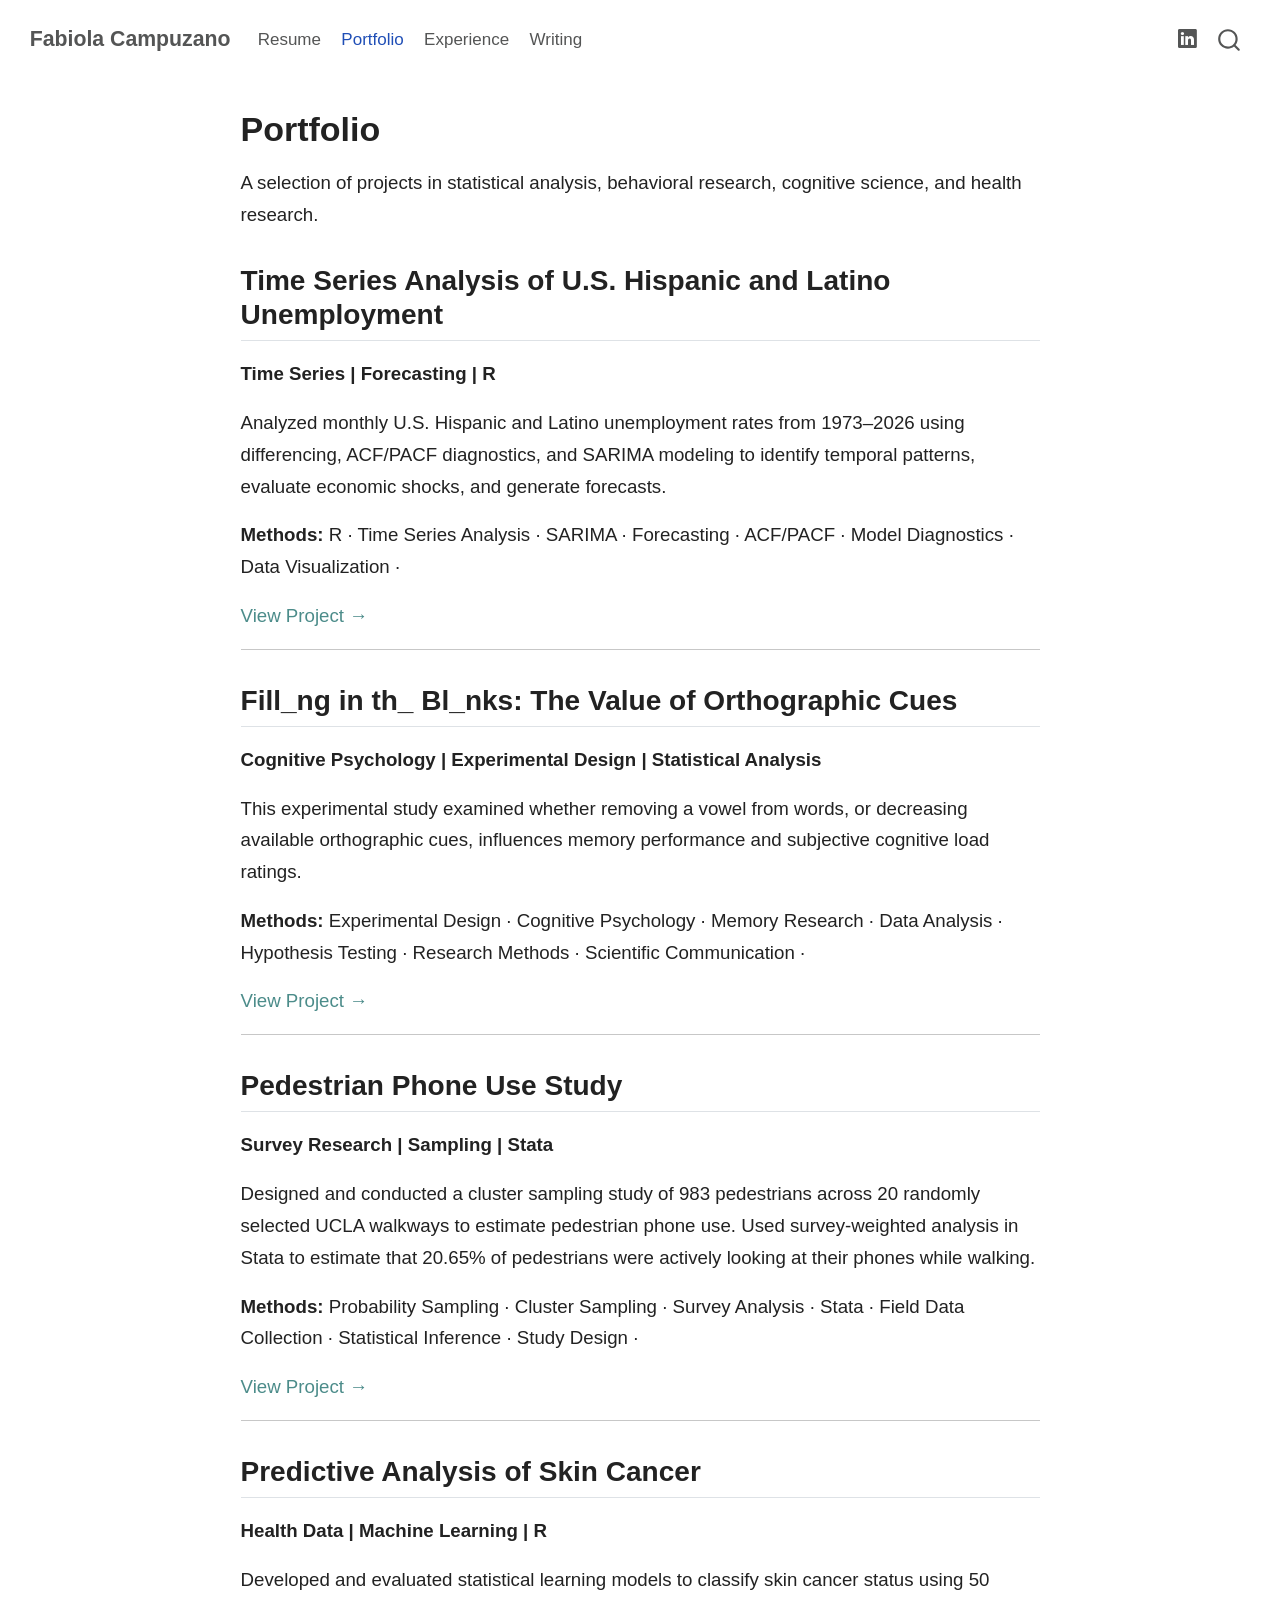
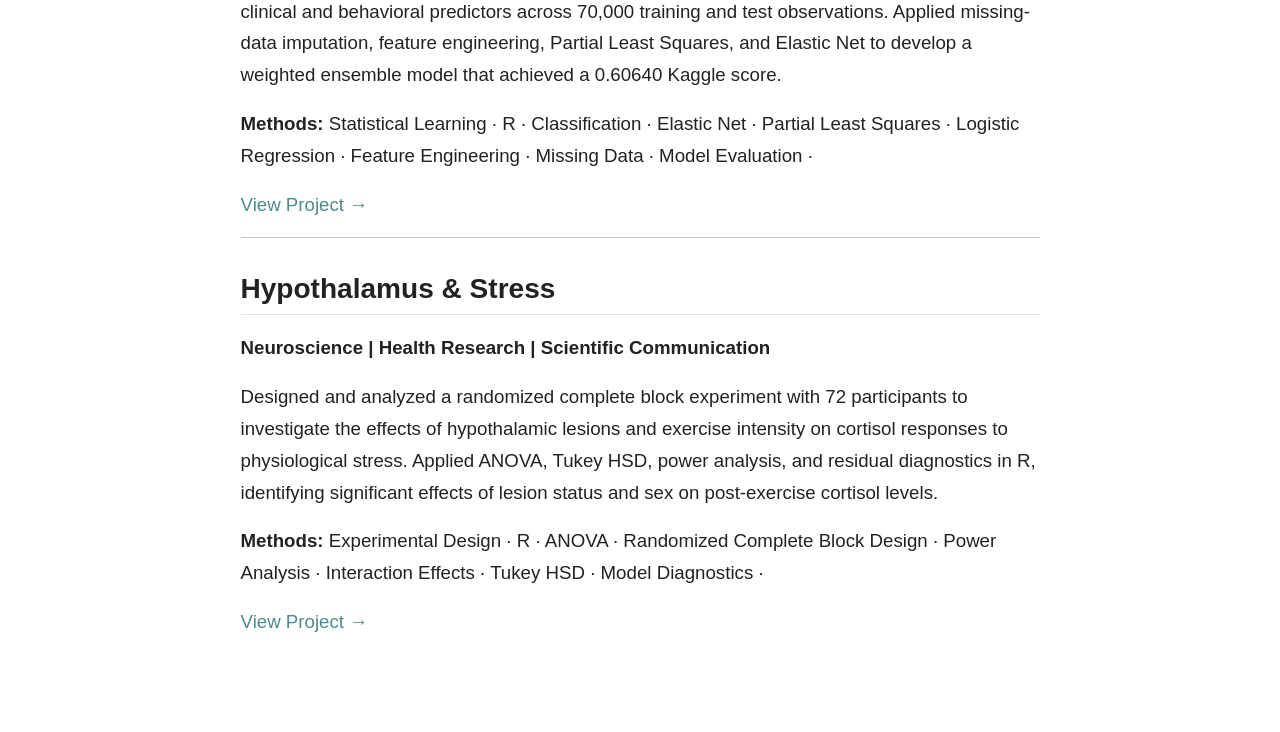
<file: docs/projects.html>
<!DOCTYPE html>
<html xmlns="http://www.w3.org/1999/xhtml" lang="en" xml:lang="en"><head>

<meta charset="utf-8">
<meta name="generator" content="quarto-1.8.27">

<meta name="viewport" content="width=device-width, initial-scale=1.0, user-scalable=yes">


<title>Portfolio – Fabiola Campuzano</title>
<style>
code{white-space: pre-wrap;}
span.smallcaps{font-variant: small-caps;}
div.columns{display: flex; gap: min(4vw, 1.5em);}
div.column{flex: auto; overflow-x: auto;}
div.hanging-indent{margin-left: 1.5em; text-indent: -1.5em;}
ul.task-list{list-style: none;}
ul.task-list li input[type="checkbox"] {
  width: 0.8em;
  margin: 0 0.8em 0.2em -1em; /* quarto-specific, see https://github.com/quarto-dev/quarto-cli/issues/4556 */ 
  vertical-align: middle;
}
</style>


<script src="site_libs/quarto-nav/quarto-nav.js"></script>
<script src="site_libs/quarto-nav/headroom.min.js"></script>
<script src="site_libs/clipboard/clipboard.min.js"></script>
<script src="site_libs/quarto-search/autocomplete.umd.js"></script>
<script src="site_libs/quarto-search/fuse.min.js"></script>
<script src="site_libs/quarto-search/quarto-search.js"></script>
<meta name="quarto:offset" content="./">
<script src="site_libs/quarto-html/quarto.js" type="module"></script>
<script src="site_libs/quarto-html/tabsets/tabsets.js" type="module"></script>
<script src="site_libs/quarto-html/axe/axe-check.js" type="module"></script>
<script src="site_libs/quarto-html/popper.min.js"></script>
<script src="site_libs/quarto-html/tippy.umd.min.js"></script>
<script src="site_libs/quarto-html/anchor.min.js"></script>
<link href="site_libs/quarto-html/tippy.css" rel="stylesheet">
<link href="site_libs/quarto-html/quarto-syntax-highlighting-ed96de9b727972fe78a7b5d16c58bf87.css" rel="stylesheet" id="quarto-text-highlighting-styles">
<script src="site_libs/bootstrap/bootstrap.min.js"></script>
<link href="site_libs/bootstrap/bootstrap-icons.css" rel="stylesheet">
<link href="site_libs/bootstrap/bootstrap-5b4ad623e5705c0698d39aec6f10cf02.min.css" rel="stylesheet" append-hash="true" id="quarto-bootstrap" data-mode="light">
<script id="quarto-search-options" type="application/json">{
  "location": "navbar",
  "copy-button": false,
  "collapse-after": 3,
  "panel-placement": "end",
  "type": "overlay",
  "limit": 50,
  "keyboard-shortcut": [
    "f",
    "/",
    "s"
  ],
  "show-item-context": false,
  "language": {
    "search-no-results-text": "No results",
    "search-matching-documents-text": "matching documents",
    "search-copy-link-title": "Copy link to search",
    "search-hide-matches-text": "Hide additional matches",
    "search-more-match-text": "more match in this document",
    "search-more-matches-text": "more matches in this document",
    "search-clear-button-title": "Clear",
    "search-text-placeholder": "",
    "search-detached-cancel-button-title": "Cancel",
    "search-submit-button-title": "Submit",
    "search-label": "Search"
  }
}</script>


<link rel="stylesheet" href="styles.css">
</head>

<body class="nav-fixed fullcontent quarto-light">

<div id="quarto-search-results"></div>
  <header id="quarto-header" class="headroom fixed-top">
    <nav class="navbar navbar-expand-lg " data-bs-theme="dark">
      <div class="navbar-container container-fluid">
      <div class="navbar-brand-container mx-auto">
    <a class="navbar-brand" href="./index.html">
    <span class="navbar-title">Fabiola Campuzano</span>
    </a>
  </div>
            <div id="quarto-search" class="" title="Search"></div>
          <button class="navbar-toggler" type="button" data-bs-toggle="collapse" data-bs-target="#navbarCollapse" aria-controls="navbarCollapse" role="menu" aria-expanded="false" aria-label="Toggle navigation" onclick="if (window.quartoToggleHeadroom) { window.quartoToggleHeadroom(); }">
  <span class="navbar-toggler-icon"></span>
</button>
          <div class="collapse navbar-collapse" id="navbarCollapse">
            <ul class="navbar-nav navbar-nav-scroll me-auto">
  <li class="nav-item">
    <a class="nav-link" href="./files/fabiola_campuzano_resume.pdf"> 
<span class="menu-text">Resume</span></a>
  </li>  
  <li class="nav-item">
    <a class="nav-link active" href="./projects.html" aria-current="page"> 
<span class="menu-text">Portfolio</span></a>
  </li>  
  <li class="nav-item">
    <a class="nav-link" href="./experience.html"> 
<span class="menu-text">Experience</span></a>
  </li>  
  <li class="nav-item">
    <a class="nav-link" href="./writing.html"> 
<span class="menu-text">Writing</span></a>
  </li>  
</ul>
            <ul class="navbar-nav navbar-nav-scroll ms-auto">
  <li class="nav-item compact">
    <a class="nav-link" href="https://www.linkedin.com/in/fabiolacampuzano/"> <i class="bi bi-linkedin" role="img">
</i> 
<span class="menu-text"></span></a>
  </li>  
</ul>
          </div> <!-- /navcollapse -->
            <div class="quarto-navbar-tools">
</div>
      </div> <!-- /container-fluid -->
    </nav>
</header>
<!-- content -->
<div id="quarto-content" class="quarto-container page-columns page-rows-contents page-layout-article page-navbar">
<!-- sidebar -->
<!-- margin-sidebar -->
    
<!-- main -->
<main class="content" id="quarto-document-content">

<header id="title-block-header" class="quarto-title-block default">
<div class="quarto-title">
<h1 class="title">Portfolio</h1>
</div>



<div class="quarto-title-meta">

    
  
    
  </div>
  


</header>


<p>A selection of projects in statistical analysis, behavioral research, cognitive science, and health research.</p>
<section id="time-series-analysis-of-u.s.-hispanic-and-latino-unemployment" class="level2">
<h2 class="anchored" data-anchor-id="time-series-analysis-of-u.s.-hispanic-and-latino-unemployment">Time Series Analysis of U.S. Hispanic and Latino Unemployment</h2>
<p><strong>Time Series | Forecasting | R</strong></p>
<p>Analyzed monthly U.S. Hispanic and Latino unemployment rates from 1973–2026 using differencing, ACF/PACF diagnostics, and SARIMA modeling to identify temporal patterns, evaluate economic shocks, and generate forecasts.</p>
<p><strong>Methods:</strong> R · Time Series Analysis · SARIMA · Forecasting · ACF/PACF · Model Diagnostics · Data Visualization ·</p>
<p><a href="./projects/time-series.html">View Project →</a></p>
<hr>
</section>
<section id="fill_ng-in-th_-bl_nks-the-value-of-orthographic-cues" class="level2">
<h2 class="anchored" data-anchor-id="fill_ng-in-th_-bl_nks-the-value-of-orthographic-cues">Fill_ng in th_ Bl_nks: The Value of Orthographic Cues</h2>
<p><strong>Cognitive Psychology | Experimental Design | Statistical Analysis</strong></p>
<p>This experimental study examined whether removing a vowel from words, or decreasing available orthographic cues, influences memory performance and subjective cognitive load ratings.</p>
<p><strong>Methods:</strong> Experimental Design · Cognitive Psychology · Memory Research · Data Analysis · Hypothesis Testing · Research Methods · Scientific Communication ·</p>
<p><a href="./projects/word-format-memory.html">View Project →</a></p>
<hr>
</section>
<section id="pedestrian-phone-use-study" class="level2">
<h2 class="anchored" data-anchor-id="pedestrian-phone-use-study">Pedestrian Phone Use Study</h2>
<p><strong>Survey Research | Sampling | Stata</strong></p>
<p>Designed and conducted a cluster sampling study of 983 pedestrians across 20 randomly selected UCLA walkways to estimate pedestrian phone use. Used survey-weighted analysis in Stata to estimate that 20.65% of pedestrians were actively looking at their phones while walking.</p>
<p><strong>Methods:</strong> Probability Sampling · Cluster Sampling · Survey Analysis · Stata · Field Data Collection · Statistical Inference · Study Design ·</p>
<p><a href="./projects/pedestrian-phone-use.html">View Project →</a></p>
<hr>
</section>
<section id="predictive-analysis-of-skin-cancer" class="level2">
<h2 class="anchored" data-anchor-id="predictive-analysis-of-skin-cancer">Predictive Analysis of Skin Cancer</h2>
<p><strong>Health Data | Machine Learning | R</strong></p>
<p>Developed and evaluated statistical learning models to classify skin cancer status using 50 clinical and behavioral predictors across 70,000 training and test observations. Applied missing-data imputation, feature engineering, Partial Least Squares, and Elastic Net to develop a weighted ensemble model that achieved a 0.60640 Kaggle score.</p>
<p><strong>Methods:</strong> Statistical Learning · R · Classification · Elastic Net · Partial Least Squares · Logistic Regression · Feature Engineering · Missing Data · Model Evaluation ·</p>
<p><a href="./projects/skin-cancer.html">View Project →</a></p>
<hr>
</section>
<section id="hypothalamus-stress" class="level2">
<h2 class="anchored" data-anchor-id="hypothalamus-stress">Hypothalamus &amp; Stress</h2>
<p><strong>Neuroscience | Health Research | Scientific Communication</strong></p>
<p>Designed and analyzed a randomized complete block experiment with 72 participants to investigate the effects of hypothalamic lesions and exercise intensity on cortisol responses to physiological stress. Applied ANOVA, Tukey HSD, power analysis, and residual diagnostics in R, identifying significant effects of lesion status and sex on post-exercise cortisol levels.</p>
<p><strong>Methods:</strong> Experimental Design · R · ANOVA · Randomized Complete Block Design · Power Analysis · Interaction Effects · Tukey HSD · Model Diagnostics ·</p>
<p><a href="./projects/hypothalamus-stress.html">View Project →</a></p>


</section>

</main> <!-- /main -->
<script id="quarto-html-after-body" type="application/javascript">
  window.document.addEventListener("DOMContentLoaded", function (event) {
    const icon = "";
    const anchorJS = new window.AnchorJS();
    anchorJS.options = {
      placement: 'right',
      icon: icon
    };
    anchorJS.add('.anchored');
    const isCodeAnnotation = (el) => {
      for (const clz of el.classList) {
        if (clz.startsWith('code-annotation-')) {                     
          return true;
        }
      }
      return false;
    }
    const onCopySuccess = function(e) {
      // button target
      const button = e.trigger;
      // don't keep focus
      button.blur();
      // flash "checked"
      button.classList.add('code-copy-button-checked');
      var currentTitle = button.getAttribute("title");
      button.setAttribute("title", "Copied!");
      let tooltip;
      if (window.bootstrap) {
        button.setAttribute("data-bs-toggle", "tooltip");
        button.setAttribute("data-bs-placement", "left");
        button.setAttribute("data-bs-title", "Copied!");
        tooltip = new bootstrap.Tooltip(button, 
          { trigger: "manual", 
            customClass: "code-copy-button-tooltip",
            offset: [0, -8]});
        tooltip.show();    
      }
      setTimeout(function() {
        if (tooltip) {
          tooltip.hide();
          button.removeAttribute("data-bs-title");
          button.removeAttribute("data-bs-toggle");
          button.removeAttribute("data-bs-placement");
        }
        button.setAttribute("title", currentTitle);
        button.classList.remove('code-copy-button-checked');
      }, 1000);
      // clear code selection
      e.clearSelection();
    }
    const getTextToCopy = function(trigger) {
      const outerScaffold = trigger.parentElement.cloneNode(true);
      const codeEl = outerScaffold.querySelector('code');
      for (const childEl of codeEl.children) {
        if (isCodeAnnotation(childEl)) {
          childEl.remove();
        }
      }
      return codeEl.innerText;
    }
    const clipboard = new window.ClipboardJS('.code-copy-button:not([data-in-quarto-modal])', {
      text: getTextToCopy
    });
    clipboard.on('success', onCopySuccess);
    if (window.document.getElementById('quarto-embedded-source-code-modal')) {
      const clipboardModal = new window.ClipboardJS('.code-copy-button[data-in-quarto-modal]', {
        text: getTextToCopy,
        container: window.document.getElementById('quarto-embedded-source-code-modal')
      });
      clipboardModal.on('success', onCopySuccess);
    }
      var localhostRegex = new RegExp(/^(?:http|https):\/\/localhost\:?[0-9]*\//);
      var mailtoRegex = new RegExp(/^mailto:/);
        var filterRegex = new RegExp('/' + window.location.host + '/');
      var isInternal = (href) => {
          return filterRegex.test(href) || localhostRegex.test(href) || mailtoRegex.test(href);
      }
      // Inspect non-navigation links and adorn them if external
     var links = window.document.querySelectorAll('a[href]:not(.nav-link):not(.navbar-brand):not(.toc-action):not(.sidebar-link):not(.sidebar-item-toggle):not(.pagination-link):not(.no-external):not([aria-hidden]):not(.dropdown-item):not(.quarto-navigation-tool):not(.about-link)');
      for (var i=0; i<links.length; i++) {
        const link = links[i];
        if (!isInternal(link.href)) {
          // undo the damage that might have been done by quarto-nav.js in the case of
          // links that we want to consider external
          if (link.dataset.originalHref !== undefined) {
            link.href = link.dataset.originalHref;
          }
        }
      }
    function tippyHover(el, contentFn, onTriggerFn, onUntriggerFn) {
      const config = {
        allowHTML: true,
        maxWidth: 500,
        delay: 100,
        arrow: false,
        appendTo: function(el) {
            return el.parentElement;
        },
        interactive: true,
        interactiveBorder: 10,
        theme: 'quarto',
        placement: 'bottom-start',
      };
      if (contentFn) {
        config.content = contentFn;
      }
      if (onTriggerFn) {
        config.onTrigger = onTriggerFn;
      }
      if (onUntriggerFn) {
        config.onUntrigger = onUntriggerFn;
      }
      window.tippy(el, config); 
    }
    const noterefs = window.document.querySelectorAll('a[role="doc-noteref"]');
    for (var i=0; i<noterefs.length; i++) {
      const ref = noterefs[i];
      tippyHover(ref, function() {
        // use id or data attribute instead here
        let href = ref.getAttribute('data-footnote-href') || ref.getAttribute('href');
        try { href = new URL(href).hash; } catch {}
        const id = href.replace(/^#\/?/, "");
        const note = window.document.getElementById(id);
        if (note) {
          return note.innerHTML;
        } else {
          return "";
        }
      });
    }
    const xrefs = window.document.querySelectorAll('a.quarto-xref');
    const processXRef = (id, note) => {
      // Strip column container classes
      const stripColumnClz = (el) => {
        el.classList.remove("page-full", "page-columns");
        if (el.children) {
          for (const child of el.children) {
            stripColumnClz(child);
          }
        }
      }
      stripColumnClz(note)
      if (id === null || id.startsWith('sec-')) {
        // Special case sections, only their first couple elements
        const container = document.createElement("div");
        if (note.children && note.children.length > 2) {
          container.appendChild(note.children[0].cloneNode(true));
          for (let i = 1; i < note.children.length; i++) {
            const child = note.children[i];
            if (child.tagName === "P" && child.innerText === "") {
              continue;
            } else {
              container.appendChild(child.cloneNode(true));
              break;
            }
          }
          if (window.Quarto?.typesetMath) {
            window.Quarto.typesetMath(container);
          }
          return container.innerHTML
        } else {
          if (window.Quarto?.typesetMath) {
            window.Quarto.typesetMath(note);
          }
          return note.innerHTML;
        }
      } else {
        // Remove any anchor links if they are present
        const anchorLink = note.querySelector('a.anchorjs-link');
        if (anchorLink) {
          anchorLink.remove();
        }
        if (window.Quarto?.typesetMath) {
          window.Quarto.typesetMath(note);
        }
        if (note.classList.contains("callout")) {
          return note.outerHTML;
        } else {
          return note.innerHTML;
        }
      }
    }
    for (var i=0; i<xrefs.length; i++) {
      const xref = xrefs[i];
      tippyHover(xref, undefined, function(instance) {
        instance.disable();
        let url = xref.getAttribute('href');
        let hash = undefined; 
        if (url.startsWith('#')) {
          hash = url;
        } else {
          try { hash = new URL(url).hash; } catch {}
        }
        if (hash) {
          const id = hash.replace(/^#\/?/, "");
          const note = window.document.getElementById(id);
          if (note !== null) {
            try {
              const html = processXRef(id, note.cloneNode(true));
              instance.setContent(html);
            } finally {
              instance.enable();
              instance.show();
            }
          } else {
            // See if we can fetch this
            fetch(url.split('#')[0])
            .then(res => res.text())
            .then(html => {
              const parser = new DOMParser();
              const htmlDoc = parser.parseFromString(html, "text/html");
              const note = htmlDoc.getElementById(id);
              if (note !== null) {
                const html = processXRef(id, note);
                instance.setContent(html);
              } 
            }).finally(() => {
              instance.enable();
              instance.show();
            });
          }
        } else {
          // See if we can fetch a full url (with no hash to target)
          // This is a special case and we should probably do some content thinning / targeting
          fetch(url)
          .then(res => res.text())
          .then(html => {
            const parser = new DOMParser();
            const htmlDoc = parser.parseFromString(html, "text/html");
            const note = htmlDoc.querySelector('main.content');
            if (note !== null) {
              // This should only happen for chapter cross references
              // (since there is no id in the URL)
              // remove the first header
              if (note.children.length > 0 && note.children[0].tagName === "HEADER") {
                note.children[0].remove();
              }
              const html = processXRef(null, note);
              instance.setContent(html);
            } 
          }).finally(() => {
            instance.enable();
            instance.show();
          });
        }
      }, function(instance) {
      });
    }
        let selectedAnnoteEl;
        const selectorForAnnotation = ( cell, annotation) => {
          let cellAttr = 'data-code-cell="' + cell + '"';
          let lineAttr = 'data-code-annotation="' +  annotation + '"';
          const selector = 'span[' + cellAttr + '][' + lineAttr + ']';
          return selector;
        }
        const selectCodeLines = (annoteEl) => {
          const doc = window.document;
          const targetCell = annoteEl.getAttribute("data-target-cell");
          const targetAnnotation = annoteEl.getAttribute("data-target-annotation");
          const annoteSpan = window.document.querySelector(selectorForAnnotation(targetCell, targetAnnotation));
          const lines = annoteSpan.getAttribute("data-code-lines").split(",");
          const lineIds = lines.map((line) => {
            return targetCell + "-" + line;
          })
          let top = null;
          let height = null;
          let parent = null;
          if (lineIds.length > 0) {
              //compute the position of the single el (top and bottom and make a div)
              const el = window.document.getElementById(lineIds[0]);
              top = el.offsetTop;
              height = el.offsetHeight;
              parent = el.parentElement.parentElement;
            if (lineIds.length > 1) {
              const lastEl = window.document.getElementById(lineIds[lineIds.length - 1]);
              const bottom = lastEl.offsetTop + lastEl.offsetHeight;
              height = bottom - top;
            }
            if (top !== null && height !== null && parent !== null) {
              // cook up a div (if necessary) and position it 
              let div = window.document.getElementById("code-annotation-line-highlight");
              if (div === null) {
                div = window.document.createElement("div");
                div.setAttribute("id", "code-annotation-line-highlight");
                div.style.position = 'absolute';
                parent.appendChild(div);
              }
              div.style.top = top - 2 + "px";
              div.style.height = height + 4 + "px";
              div.style.left = 0;
              let gutterDiv = window.document.getElementById("code-annotation-line-highlight-gutter");
              if (gutterDiv === null) {
                gutterDiv = window.document.createElement("div");
                gutterDiv.setAttribute("id", "code-annotation-line-highlight-gutter");
                gutterDiv.style.position = 'absolute';
                const codeCell = window.document.getElementById(targetCell);
                const gutter = codeCell.querySelector('.code-annotation-gutter');
                gutter.appendChild(gutterDiv);
              }
              gutterDiv.style.top = top - 2 + "px";
              gutterDiv.style.height = height + 4 + "px";
            }
            selectedAnnoteEl = annoteEl;
          }
        };
        const unselectCodeLines = () => {
          const elementsIds = ["code-annotation-line-highlight", "code-annotation-line-highlight-gutter"];
          elementsIds.forEach((elId) => {
            const div = window.document.getElementById(elId);
            if (div) {
              div.remove();
            }
          });
          selectedAnnoteEl = undefined;
        };
          // Handle positioning of the toggle
      window.addEventListener(
        "resize",
        throttle(() => {
          elRect = undefined;
          if (selectedAnnoteEl) {
            selectCodeLines(selectedAnnoteEl);
          }
        }, 10)
      );
      function throttle(fn, ms) {
      let throttle = false;
      let timer;
        return (...args) => {
          if(!throttle) { // first call gets through
              fn.apply(this, args);
              throttle = true;
          } else { // all the others get throttled
              if(timer) clearTimeout(timer); // cancel #2
              timer = setTimeout(() => {
                fn.apply(this, args);
                timer = throttle = false;
              }, ms);
          }
        };
      }
        // Attach click handler to the DT
        const annoteDls = window.document.querySelectorAll('dt[data-target-cell]');
        for (const annoteDlNode of annoteDls) {
          annoteDlNode.addEventListener('click', (event) => {
            const clickedEl = event.target;
            if (clickedEl !== selectedAnnoteEl) {
              unselectCodeLines();
              const activeEl = window.document.querySelector('dt[data-target-cell].code-annotation-active');
              if (activeEl) {
                activeEl.classList.remove('code-annotation-active');
              }
              selectCodeLines(clickedEl);
              clickedEl.classList.add('code-annotation-active');
            } else {
              // Unselect the line
              unselectCodeLines();
              clickedEl.classList.remove('code-annotation-active');
            }
          });
        }
    const findCites = (el) => {
      const parentEl = el.parentElement;
      if (parentEl) {
        const cites = parentEl.dataset.cites;
        if (cites) {
          return {
            el,
            cites: cites.split(' ')
          };
        } else {
          return findCites(el.parentElement)
        }
      } else {
        return undefined;
      }
    };
    var bibliorefs = window.document.querySelectorAll('a[role="doc-biblioref"]');
    for (var i=0; i<bibliorefs.length; i++) {
      const ref = bibliorefs[i];
      const citeInfo = findCites(ref);
      if (citeInfo) {
        tippyHover(citeInfo.el, function() {
          var popup = window.document.createElement('div');
          citeInfo.cites.forEach(function(cite) {
            var citeDiv = window.document.createElement('div');
            citeDiv.classList.add('hanging-indent');
            citeDiv.classList.add('csl-entry');
            var biblioDiv = window.document.getElementById('ref-' + cite);
            if (biblioDiv) {
              citeDiv.innerHTML = biblioDiv.innerHTML;
            }
            popup.appendChild(citeDiv);
          });
          return popup.innerHTML;
        });
      }
    }
  });
  </script>
</div> <!-- /content -->




</body></html>
</file>
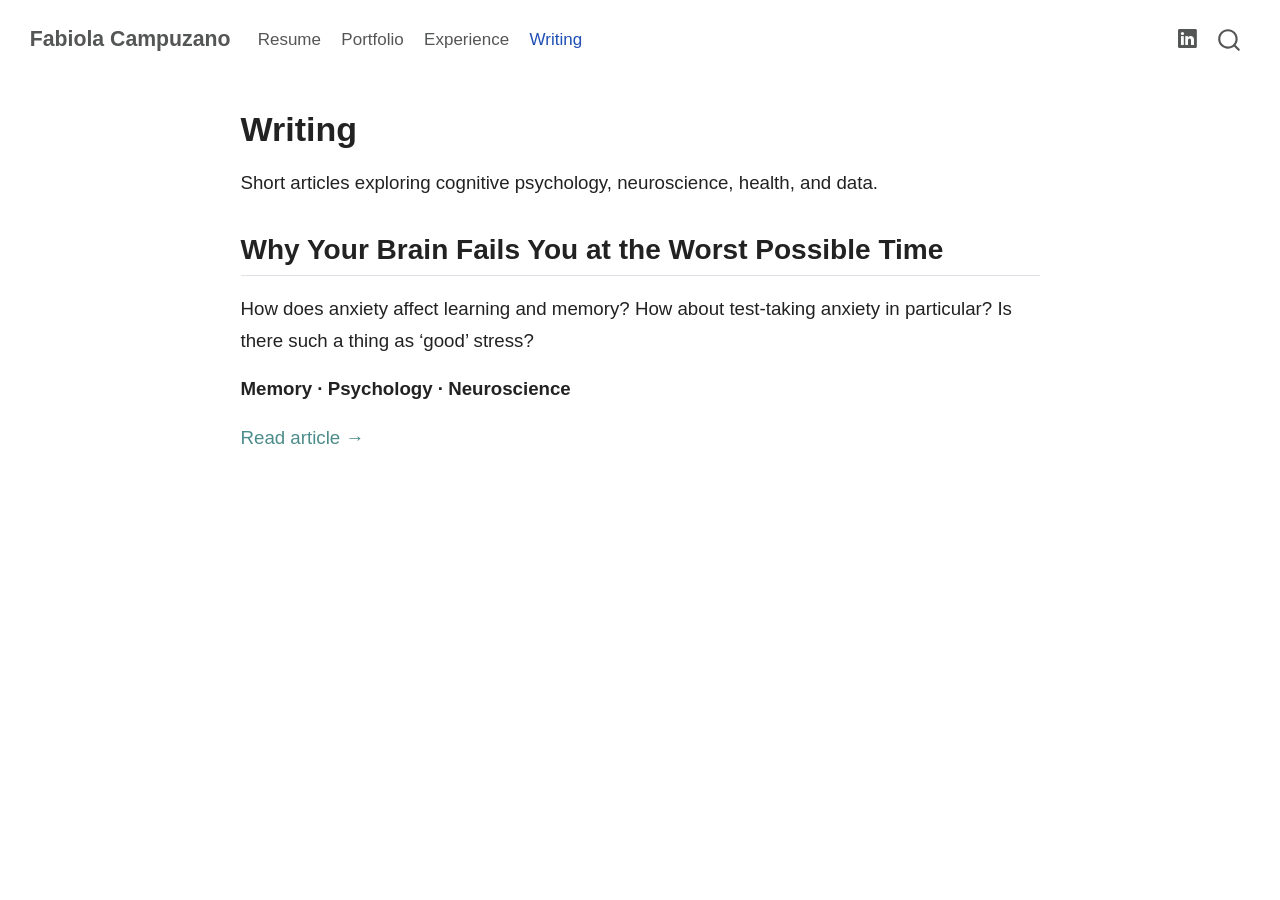
<file: docs/writing.html>
<!DOCTYPE html>
<html xmlns="http://www.w3.org/1999/xhtml" lang="en" xml:lang="en"><head>

<meta charset="utf-8">
<meta name="generator" content="quarto-1.8.27">

<meta name="viewport" content="width=device-width, initial-scale=1.0, user-scalable=yes">


<title>Writing – Fabiola Campuzano</title>
<style>
code{white-space: pre-wrap;}
span.smallcaps{font-variant: small-caps;}
div.columns{display: flex; gap: min(4vw, 1.5em);}
div.column{flex: auto; overflow-x: auto;}
div.hanging-indent{margin-left: 1.5em; text-indent: -1.5em;}
ul.task-list{list-style: none;}
ul.task-list li input[type="checkbox"] {
  width: 0.8em;
  margin: 0 0.8em 0.2em -1em; /* quarto-specific, see https://github.com/quarto-dev/quarto-cli/issues/4556 */ 
  vertical-align: middle;
}
</style>


<script src="site_libs/quarto-nav/quarto-nav.js"></script>
<script src="site_libs/quarto-nav/headroom.min.js"></script>
<script src="site_libs/clipboard/clipboard.min.js"></script>
<script src="site_libs/quarto-search/autocomplete.umd.js"></script>
<script src="site_libs/quarto-search/fuse.min.js"></script>
<script src="site_libs/quarto-search/quarto-search.js"></script>
<meta name="quarto:offset" content="./">
<script src="site_libs/quarto-html/quarto.js" type="module"></script>
<script src="site_libs/quarto-html/tabsets/tabsets.js" type="module"></script>
<script src="site_libs/quarto-html/axe/axe-check.js" type="module"></script>
<script src="site_libs/quarto-html/popper.min.js"></script>
<script src="site_libs/quarto-html/tippy.umd.min.js"></script>
<script src="site_libs/quarto-html/anchor.min.js"></script>
<link href="site_libs/quarto-html/tippy.css" rel="stylesheet">
<link href="site_libs/quarto-html/quarto-syntax-highlighting-ed96de9b727972fe78a7b5d16c58bf87.css" rel="stylesheet" id="quarto-text-highlighting-styles">
<script src="site_libs/bootstrap/bootstrap.min.js"></script>
<link href="site_libs/bootstrap/bootstrap-icons.css" rel="stylesheet">
<link href="site_libs/bootstrap/bootstrap-5b4ad623e5705c0698d39aec6f10cf02.min.css" rel="stylesheet" append-hash="true" id="quarto-bootstrap" data-mode="light">
<script id="quarto-search-options" type="application/json">{
  "location": "navbar",
  "copy-button": false,
  "collapse-after": 3,
  "panel-placement": "end",
  "type": "overlay",
  "limit": 50,
  "keyboard-shortcut": [
    "f",
    "/",
    "s"
  ],
  "show-item-context": false,
  "language": {
    "search-no-results-text": "No results",
    "search-matching-documents-text": "matching documents",
    "search-copy-link-title": "Copy link to search",
    "search-hide-matches-text": "Hide additional matches",
    "search-more-match-text": "more match in this document",
    "search-more-matches-text": "more matches in this document",
    "search-clear-button-title": "Clear",
    "search-text-placeholder": "",
    "search-detached-cancel-button-title": "Cancel",
    "search-submit-button-title": "Submit",
    "search-label": "Search"
  }
}</script>


<link rel="stylesheet" href="styles.css">
</head>

<body class="nav-fixed fullcontent quarto-light">

<div id="quarto-search-results"></div>
  <header id="quarto-header" class="headroom fixed-top">
    <nav class="navbar navbar-expand-lg " data-bs-theme="dark">
      <div class="navbar-container container-fluid">
      <div class="navbar-brand-container mx-auto">
    <a class="navbar-brand" href="./index.html">
    <span class="navbar-title">Fabiola Campuzano</span>
    </a>
  </div>
            <div id="quarto-search" class="" title="Search"></div>
          <button class="navbar-toggler" type="button" data-bs-toggle="collapse" data-bs-target="#navbarCollapse" aria-controls="navbarCollapse" role="menu" aria-expanded="false" aria-label="Toggle navigation" onclick="if (window.quartoToggleHeadroom) { window.quartoToggleHeadroom(); }">
  <span class="navbar-toggler-icon"></span>
</button>
          <div class="collapse navbar-collapse" id="navbarCollapse">
            <ul class="navbar-nav navbar-nav-scroll me-auto">
  <li class="nav-item">
    <a class="nav-link" href="./files/fabiola_campuzano_resume.pdf"> 
<span class="menu-text">Resume</span></a>
  </li>  
  <li class="nav-item">
    <a class="nav-link" href="./projects.html"> 
<span class="menu-text">Portfolio</span></a>
  </li>  
  <li class="nav-item">
    <a class="nav-link" href="./experience.html"> 
<span class="menu-text">Experience</span></a>
  </li>  
  <li class="nav-item">
    <a class="nav-link active" href="./writing.html" aria-current="page"> 
<span class="menu-text">Writing</span></a>
  </li>  
</ul>
            <ul class="navbar-nav navbar-nav-scroll ms-auto">
  <li class="nav-item compact">
    <a class="nav-link" href="https://www.linkedin.com/in/fabiolacampuzano/"> <i class="bi bi-linkedin" role="img">
</i> 
<span class="menu-text"></span></a>
  </li>  
</ul>
          </div> <!-- /navcollapse -->
            <div class="quarto-navbar-tools">
</div>
      </div> <!-- /container-fluid -->
    </nav>
</header>
<!-- content -->
<div id="quarto-content" class="quarto-container page-columns page-rows-contents page-layout-article page-navbar">
<!-- sidebar -->
<!-- margin-sidebar -->
    
<!-- main -->
<main class="content" id="quarto-document-content">

<header id="title-block-header" class="quarto-title-block default">
<div class="quarto-title">
<h1 class="title">Writing</h1>
</div>



<div class="quarto-title-meta">

    
  
    
  </div>
  


</header>


<p>Short articles exploring cognitive psychology, neuroscience, health, and data.</p>
<section id="why-your-brain-fails-you-at-the-worst-possible-time" class="level2">
<h2 class="anchored" data-anchor-id="why-your-brain-fails-you-at-the-worst-possible-time">Why Your Brain Fails You at the Worst Possible Time</h2>
<p>How does anxiety affect learning and memory? How about test-taking anxiety in particular? Is there such a thing as ‘good’ stress?</p>
<p><strong>Memory · Psychology · Neuroscience</strong></p>
<p><a href="./articles/stress-memory/index.html">Read article →</a></p>


</section>

</main> <!-- /main -->
<script id="quarto-html-after-body" type="application/javascript">
  window.document.addEventListener("DOMContentLoaded", function (event) {
    const icon = "";
    const anchorJS = new window.AnchorJS();
    anchorJS.options = {
      placement: 'right',
      icon: icon
    };
    anchorJS.add('.anchored');
    const isCodeAnnotation = (el) => {
      for (const clz of el.classList) {
        if (clz.startsWith('code-annotation-')) {                     
          return true;
        }
      }
      return false;
    }
    const onCopySuccess = function(e) {
      // button target
      const button = e.trigger;
      // don't keep focus
      button.blur();
      // flash "checked"
      button.classList.add('code-copy-button-checked');
      var currentTitle = button.getAttribute("title");
      button.setAttribute("title", "Copied!");
      let tooltip;
      if (window.bootstrap) {
        button.setAttribute("data-bs-toggle", "tooltip");
        button.setAttribute("data-bs-placement", "left");
        button.setAttribute("data-bs-title", "Copied!");
        tooltip = new bootstrap.Tooltip(button, 
          { trigger: "manual", 
            customClass: "code-copy-button-tooltip",
            offset: [0, -8]});
        tooltip.show();    
      }
      setTimeout(function() {
        if (tooltip) {
          tooltip.hide();
          button.removeAttribute("data-bs-title");
          button.removeAttribute("data-bs-toggle");
          button.removeAttribute("data-bs-placement");
        }
        button.setAttribute("title", currentTitle);
        button.classList.remove('code-copy-button-checked');
      }, 1000);
      // clear code selection
      e.clearSelection();
    }
    const getTextToCopy = function(trigger) {
      const outerScaffold = trigger.parentElement.cloneNode(true);
      const codeEl = outerScaffold.querySelector('code');
      for (const childEl of codeEl.children) {
        if (isCodeAnnotation(childEl)) {
          childEl.remove();
        }
      }
      return codeEl.innerText;
    }
    const clipboard = new window.ClipboardJS('.code-copy-button:not([data-in-quarto-modal])', {
      text: getTextToCopy
    });
    clipboard.on('success', onCopySuccess);
    if (window.document.getElementById('quarto-embedded-source-code-modal')) {
      const clipboardModal = new window.ClipboardJS('.code-copy-button[data-in-quarto-modal]', {
        text: getTextToCopy,
        container: window.document.getElementById('quarto-embedded-source-code-modal')
      });
      clipboardModal.on('success', onCopySuccess);
    }
      var localhostRegex = new RegExp(/^(?:http|https):\/\/localhost\:?[0-9]*\//);
      var mailtoRegex = new RegExp(/^mailto:/);
        var filterRegex = new RegExp('/' + window.location.host + '/');
      var isInternal = (href) => {
          return filterRegex.test(href) || localhostRegex.test(href) || mailtoRegex.test(href);
      }
      // Inspect non-navigation links and adorn them if external
     var links = window.document.querySelectorAll('a[href]:not(.nav-link):not(.navbar-brand):not(.toc-action):not(.sidebar-link):not(.sidebar-item-toggle):not(.pagination-link):not(.no-external):not([aria-hidden]):not(.dropdown-item):not(.quarto-navigation-tool):not(.about-link)');
      for (var i=0; i<links.length; i++) {
        const link = links[i];
        if (!isInternal(link.href)) {
          // undo the damage that might have been done by quarto-nav.js in the case of
          // links that we want to consider external
          if (link.dataset.originalHref !== undefined) {
            link.href = link.dataset.originalHref;
          }
        }
      }
    function tippyHover(el, contentFn, onTriggerFn, onUntriggerFn) {
      const config = {
        allowHTML: true,
        maxWidth: 500,
        delay: 100,
        arrow: false,
        appendTo: function(el) {
            return el.parentElement;
        },
        interactive: true,
        interactiveBorder: 10,
        theme: 'quarto',
        placement: 'bottom-start',
      };
      if (contentFn) {
        config.content = contentFn;
      }
      if (onTriggerFn) {
        config.onTrigger = onTriggerFn;
      }
      if (onUntriggerFn) {
        config.onUntrigger = onUntriggerFn;
      }
      window.tippy(el, config); 
    }
    const noterefs = window.document.querySelectorAll('a[role="doc-noteref"]');
    for (var i=0; i<noterefs.length; i++) {
      const ref = noterefs[i];
      tippyHover(ref, function() {
        // use id or data attribute instead here
        let href = ref.getAttribute('data-footnote-href') || ref.getAttribute('href');
        try { href = new URL(href).hash; } catch {}
        const id = href.replace(/^#\/?/, "");
        const note = window.document.getElementById(id);
        if (note) {
          return note.innerHTML;
        } else {
          return "";
        }
      });
    }
    const xrefs = window.document.querySelectorAll('a.quarto-xref');
    const processXRef = (id, note) => {
      // Strip column container classes
      const stripColumnClz = (el) => {
        el.classList.remove("page-full", "page-columns");
        if (el.children) {
          for (const child of el.children) {
            stripColumnClz(child);
          }
        }
      }
      stripColumnClz(note)
      if (id === null || id.startsWith('sec-')) {
        // Special case sections, only their first couple elements
        const container = document.createElement("div");
        if (note.children && note.children.length > 2) {
          container.appendChild(note.children[0].cloneNode(true));
          for (let i = 1; i < note.children.length; i++) {
            const child = note.children[i];
            if (child.tagName === "P" && child.innerText === "") {
              continue;
            } else {
              container.appendChild(child.cloneNode(true));
              break;
            }
          }
          if (window.Quarto?.typesetMath) {
            window.Quarto.typesetMath(container);
          }
          return container.innerHTML
        } else {
          if (window.Quarto?.typesetMath) {
            window.Quarto.typesetMath(note);
          }
          return note.innerHTML;
        }
      } else {
        // Remove any anchor links if they are present
        const anchorLink = note.querySelector('a.anchorjs-link');
        if (anchorLink) {
          anchorLink.remove();
        }
        if (window.Quarto?.typesetMath) {
          window.Quarto.typesetMath(note);
        }
        if (note.classList.contains("callout")) {
          return note.outerHTML;
        } else {
          return note.innerHTML;
        }
      }
    }
    for (var i=0; i<xrefs.length; i++) {
      const xref = xrefs[i];
      tippyHover(xref, undefined, function(instance) {
        instance.disable();
        let url = xref.getAttribute('href');
        let hash = undefined; 
        if (url.startsWith('#')) {
          hash = url;
        } else {
          try { hash = new URL(url).hash; } catch {}
        }
        if (hash) {
          const id = hash.replace(/^#\/?/, "");
          const note = window.document.getElementById(id);
          if (note !== null) {
            try {
              const html = processXRef(id, note.cloneNode(true));
              instance.setContent(html);
            } finally {
              instance.enable();
              instance.show();
            }
          } else {
            // See if we can fetch this
            fetch(url.split('#')[0])
            .then(res => res.text())
            .then(html => {
              const parser = new DOMParser();
              const htmlDoc = parser.parseFromString(html, "text/html");
              const note = htmlDoc.getElementById(id);
              if (note !== null) {
                const html = processXRef(id, note);
                instance.setContent(html);
              } 
            }).finally(() => {
              instance.enable();
              instance.show();
            });
          }
        } else {
          // See if we can fetch a full url (with no hash to target)
          // This is a special case and we should probably do some content thinning / targeting
          fetch(url)
          .then(res => res.text())
          .then(html => {
            const parser = new DOMParser();
            const htmlDoc = parser.parseFromString(html, "text/html");
            const note = htmlDoc.querySelector('main.content');
            if (note !== null) {
              // This should only happen for chapter cross references
              // (since there is no id in the URL)
              // remove the first header
              if (note.children.length > 0 && note.children[0].tagName === "HEADER") {
                note.children[0].remove();
              }
              const html = processXRef(null, note);
              instance.setContent(html);
            } 
          }).finally(() => {
            instance.enable();
            instance.show();
          });
        }
      }, function(instance) {
      });
    }
        let selectedAnnoteEl;
        const selectorForAnnotation = ( cell, annotation) => {
          let cellAttr = 'data-code-cell="' + cell + '"';
          let lineAttr = 'data-code-annotation="' +  annotation + '"';
          const selector = 'span[' + cellAttr + '][' + lineAttr + ']';
          return selector;
        }
        const selectCodeLines = (annoteEl) => {
          const doc = window.document;
          const targetCell = annoteEl.getAttribute("data-target-cell");
          const targetAnnotation = annoteEl.getAttribute("data-target-annotation");
          const annoteSpan = window.document.querySelector(selectorForAnnotation(targetCell, targetAnnotation));
          const lines = annoteSpan.getAttribute("data-code-lines").split(",");
          const lineIds = lines.map((line) => {
            return targetCell + "-" + line;
          })
          let top = null;
          let height = null;
          let parent = null;
          if (lineIds.length > 0) {
              //compute the position of the single el (top and bottom and make a div)
              const el = window.document.getElementById(lineIds[0]);
              top = el.offsetTop;
              height = el.offsetHeight;
              parent = el.parentElement.parentElement;
            if (lineIds.length > 1) {
              const lastEl = window.document.getElementById(lineIds[lineIds.length - 1]);
              const bottom = lastEl.offsetTop + lastEl.offsetHeight;
              height = bottom - top;
            }
            if (top !== null && height !== null && parent !== null) {
              // cook up a div (if necessary) and position it 
              let div = window.document.getElementById("code-annotation-line-highlight");
              if (div === null) {
                div = window.document.createElement("div");
                div.setAttribute("id", "code-annotation-line-highlight");
                div.style.position = 'absolute';
                parent.appendChild(div);
              }
              div.style.top = top - 2 + "px";
              div.style.height = height + 4 + "px";
              div.style.left = 0;
              let gutterDiv = window.document.getElementById("code-annotation-line-highlight-gutter");
              if (gutterDiv === null) {
                gutterDiv = window.document.createElement("div");
                gutterDiv.setAttribute("id", "code-annotation-line-highlight-gutter");
                gutterDiv.style.position = 'absolute';
                const codeCell = window.document.getElementById(targetCell);
                const gutter = codeCell.querySelector('.code-annotation-gutter');
                gutter.appendChild(gutterDiv);
              }
              gutterDiv.style.top = top - 2 + "px";
              gutterDiv.style.height = height + 4 + "px";
            }
            selectedAnnoteEl = annoteEl;
          }
        };
        const unselectCodeLines = () => {
          const elementsIds = ["code-annotation-line-highlight", "code-annotation-line-highlight-gutter"];
          elementsIds.forEach((elId) => {
            const div = window.document.getElementById(elId);
            if (div) {
              div.remove();
            }
          });
          selectedAnnoteEl = undefined;
        };
          // Handle positioning of the toggle
      window.addEventListener(
        "resize",
        throttle(() => {
          elRect = undefined;
          if (selectedAnnoteEl) {
            selectCodeLines(selectedAnnoteEl);
          }
        }, 10)
      );
      function throttle(fn, ms) {
      let throttle = false;
      let timer;
        return (...args) => {
          if(!throttle) { // first call gets through
              fn.apply(this, args);
              throttle = true;
          } else { // all the others get throttled
              if(timer) clearTimeout(timer); // cancel #2
              timer = setTimeout(() => {
                fn.apply(this, args);
                timer = throttle = false;
              }, ms);
          }
        };
      }
        // Attach click handler to the DT
        const annoteDls = window.document.querySelectorAll('dt[data-target-cell]');
        for (const annoteDlNode of annoteDls) {
          annoteDlNode.addEventListener('click', (event) => {
            const clickedEl = event.target;
            if (clickedEl !== selectedAnnoteEl) {
              unselectCodeLines();
              const activeEl = window.document.querySelector('dt[data-target-cell].code-annotation-active');
              if (activeEl) {
                activeEl.classList.remove('code-annotation-active');
              }
              selectCodeLines(clickedEl);
              clickedEl.classList.add('code-annotation-active');
            } else {
              // Unselect the line
              unselectCodeLines();
              clickedEl.classList.remove('code-annotation-active');
            }
          });
        }
    const findCites = (el) => {
      const parentEl = el.parentElement;
      if (parentEl) {
        const cites = parentEl.dataset.cites;
        if (cites) {
          return {
            el,
            cites: cites.split(' ')
          };
        } else {
          return findCites(el.parentElement)
        }
      } else {
        return undefined;
      }
    };
    var bibliorefs = window.document.querySelectorAll('a[role="doc-biblioref"]');
    for (var i=0; i<bibliorefs.length; i++) {
      const ref = bibliorefs[i];
      const citeInfo = findCites(ref);
      if (citeInfo) {
        tippyHover(citeInfo.el, function() {
          var popup = window.document.createElement('div');
          citeInfo.cites.forEach(function(cite) {
            var citeDiv = window.document.createElement('div');
            citeDiv.classList.add('hanging-indent');
            citeDiv.classList.add('csl-entry');
            var biblioDiv = window.document.getElementById('ref-' + cite);
            if (biblioDiv) {
              citeDiv.innerHTML = biblioDiv.innerHTML;
            }
            popup.appendChild(citeDiv);
          });
          return popup.innerHTML;
        });
      }
    }
  });
  </script>
</div> <!-- /content -->




</body></html>
</file>
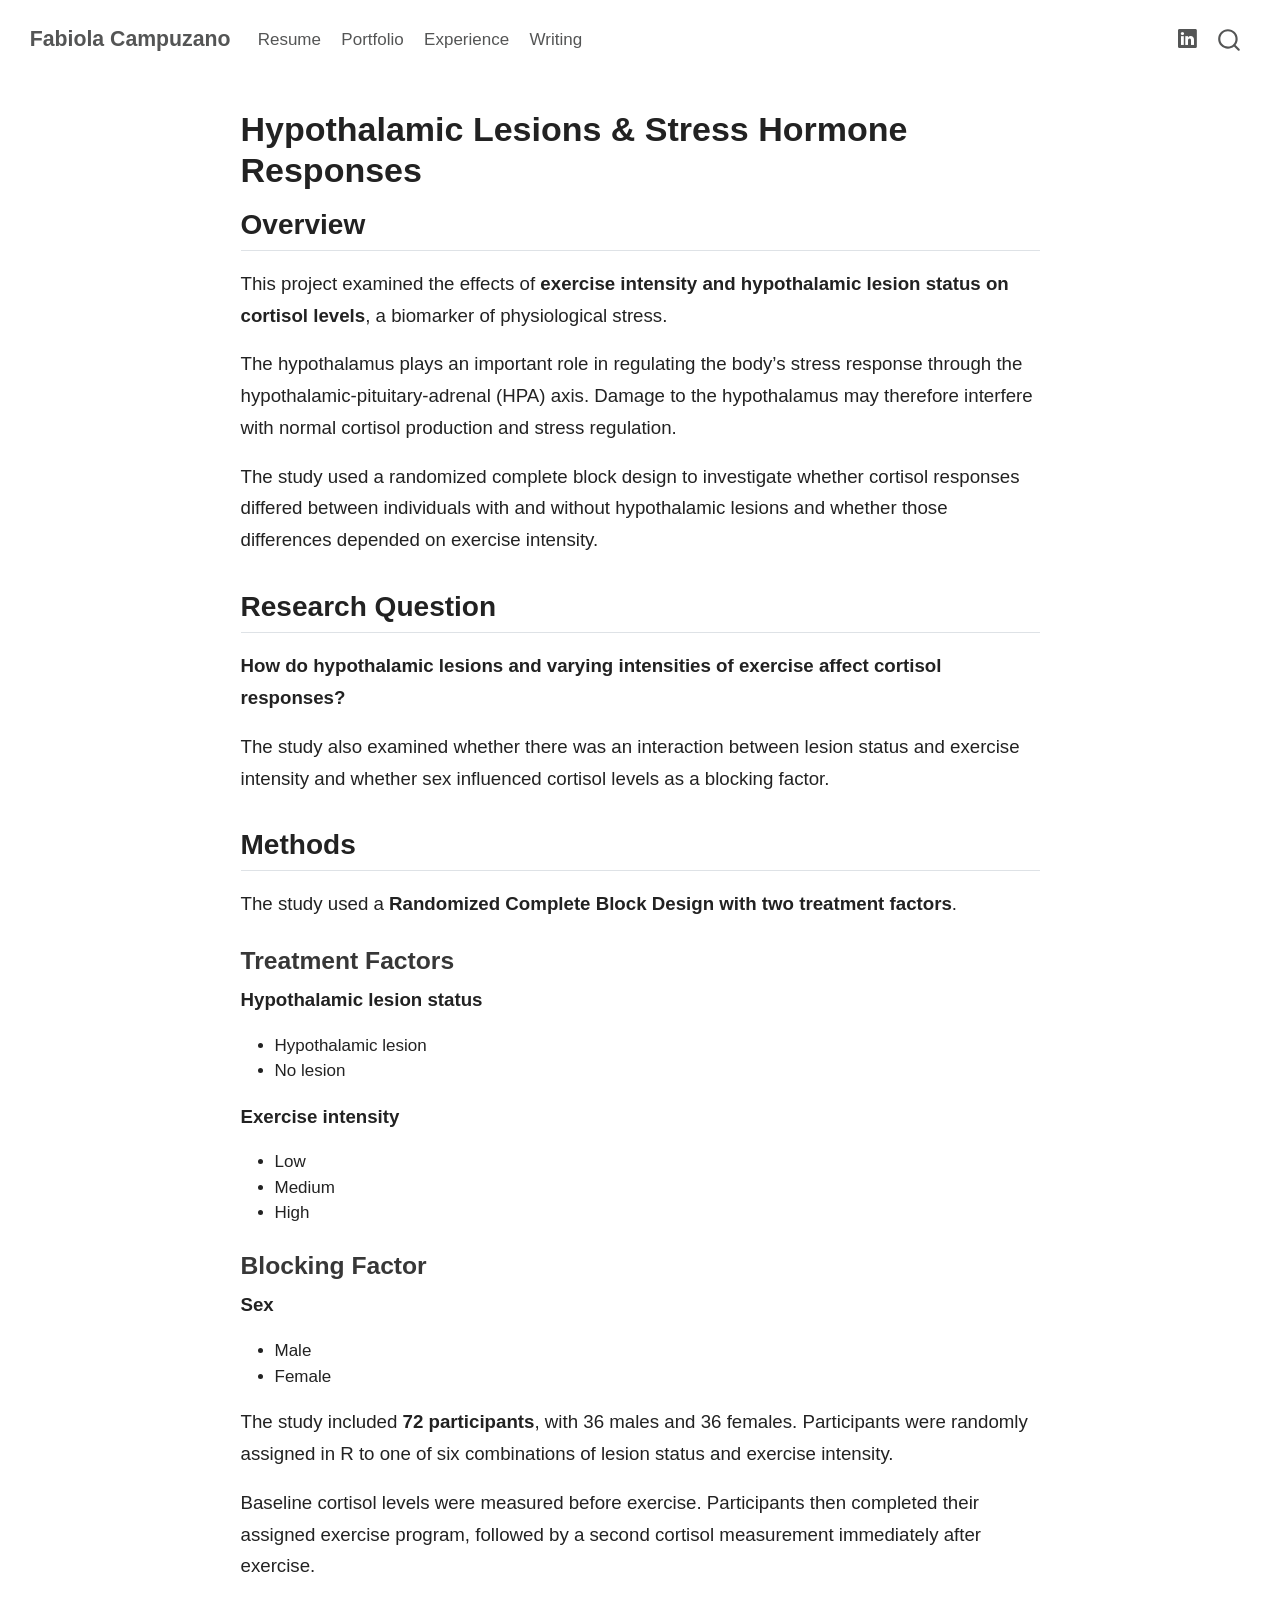
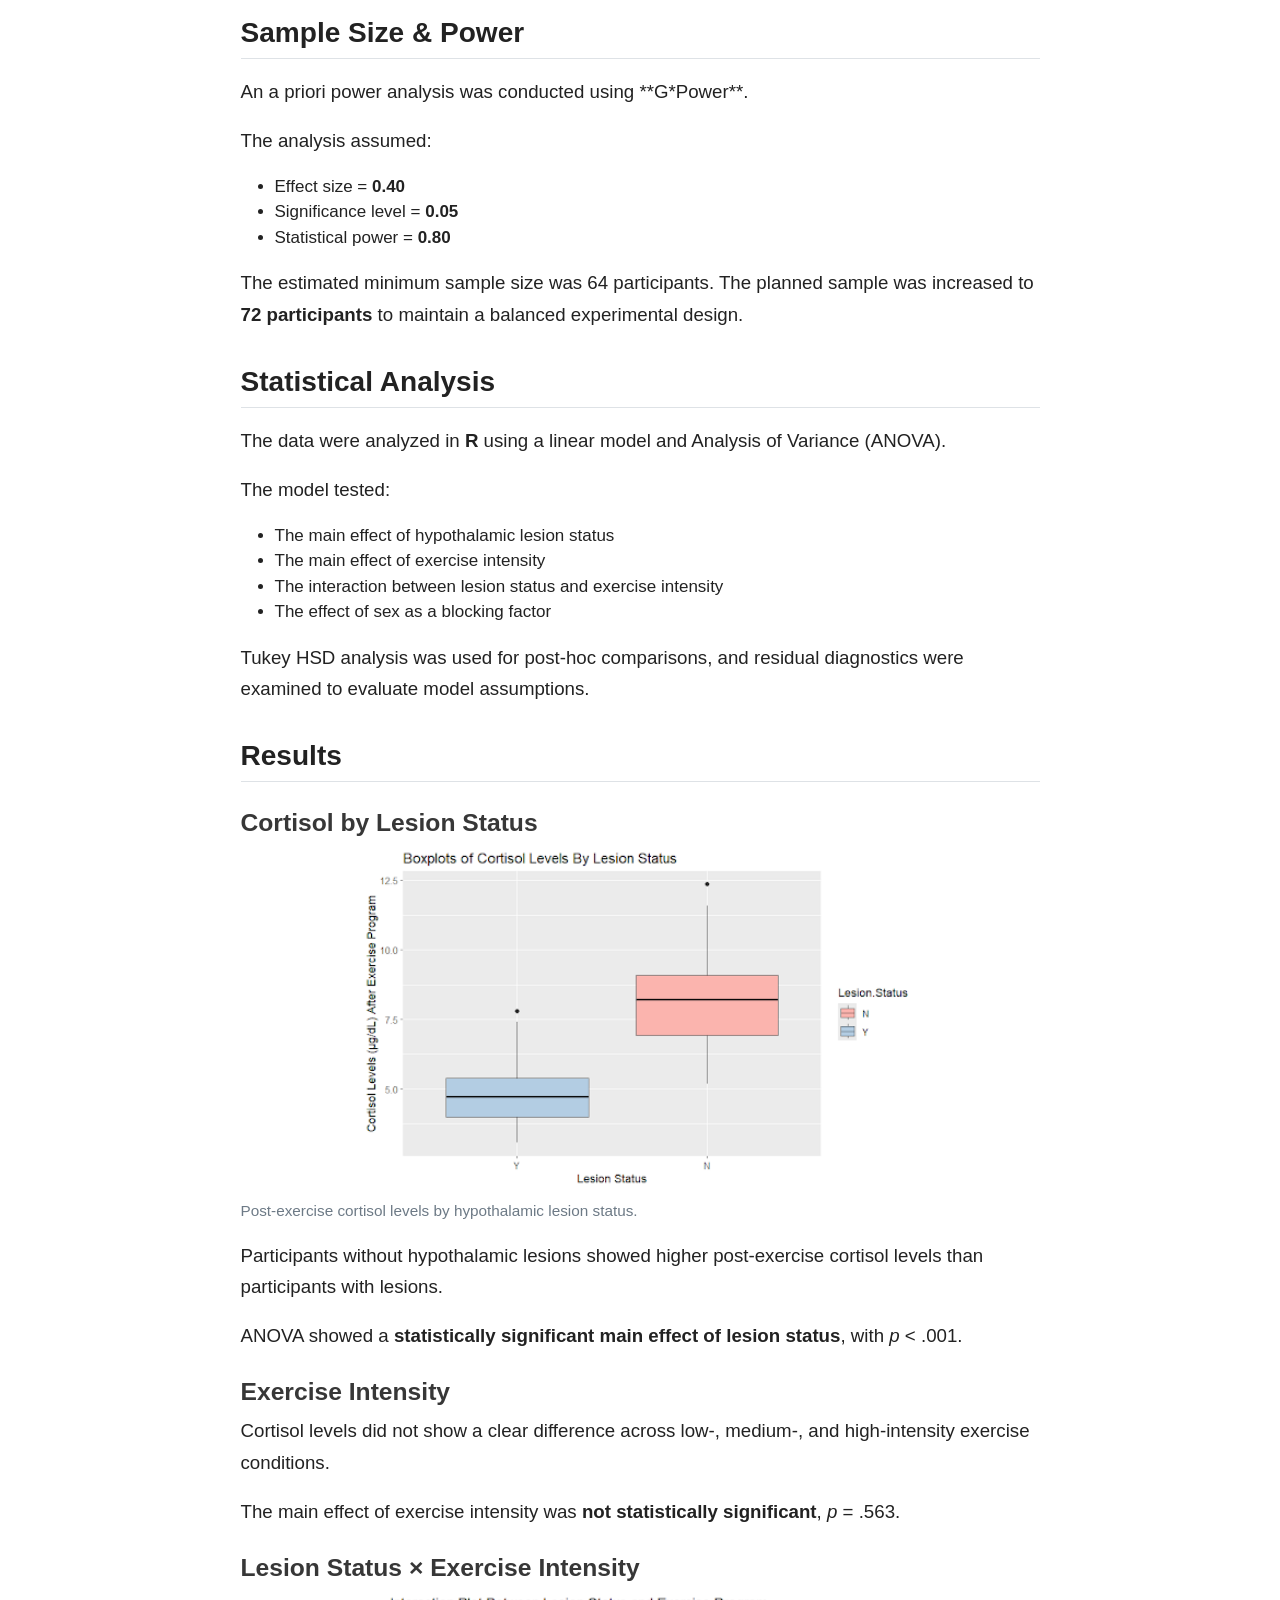
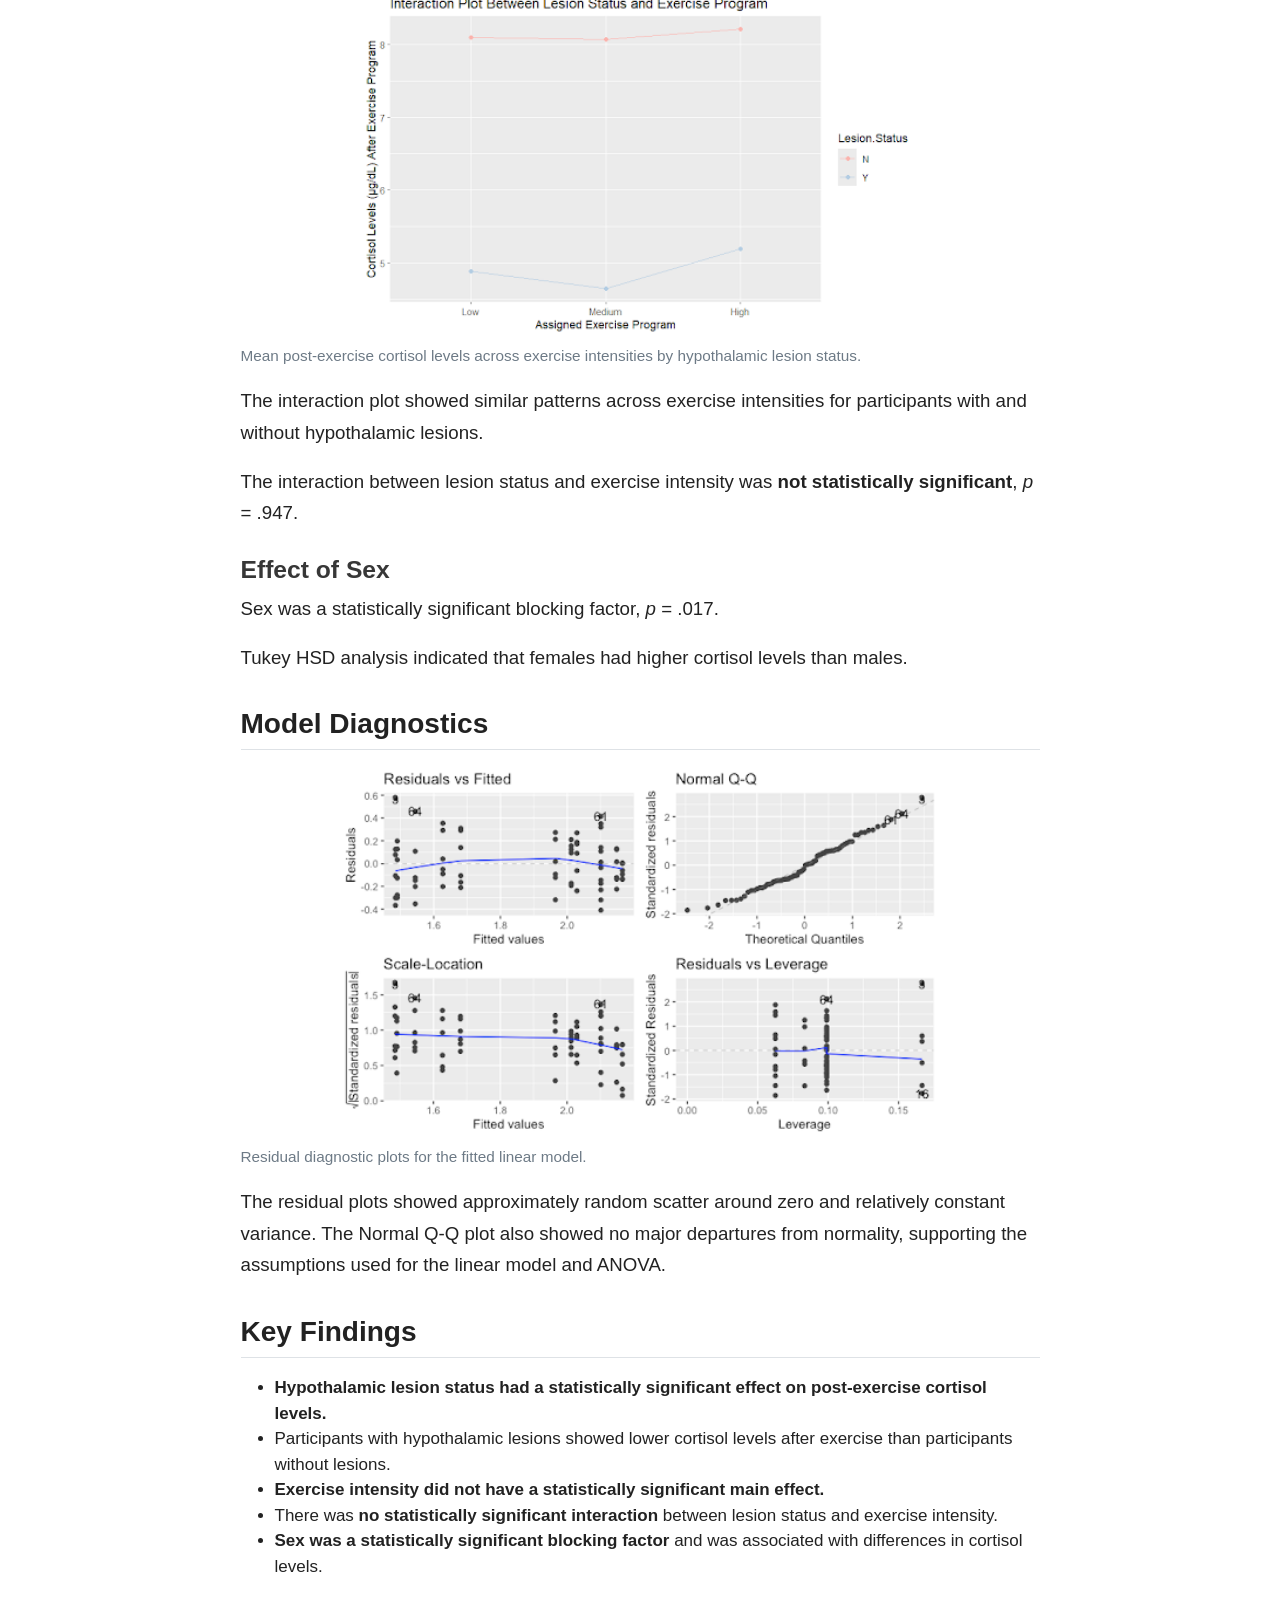
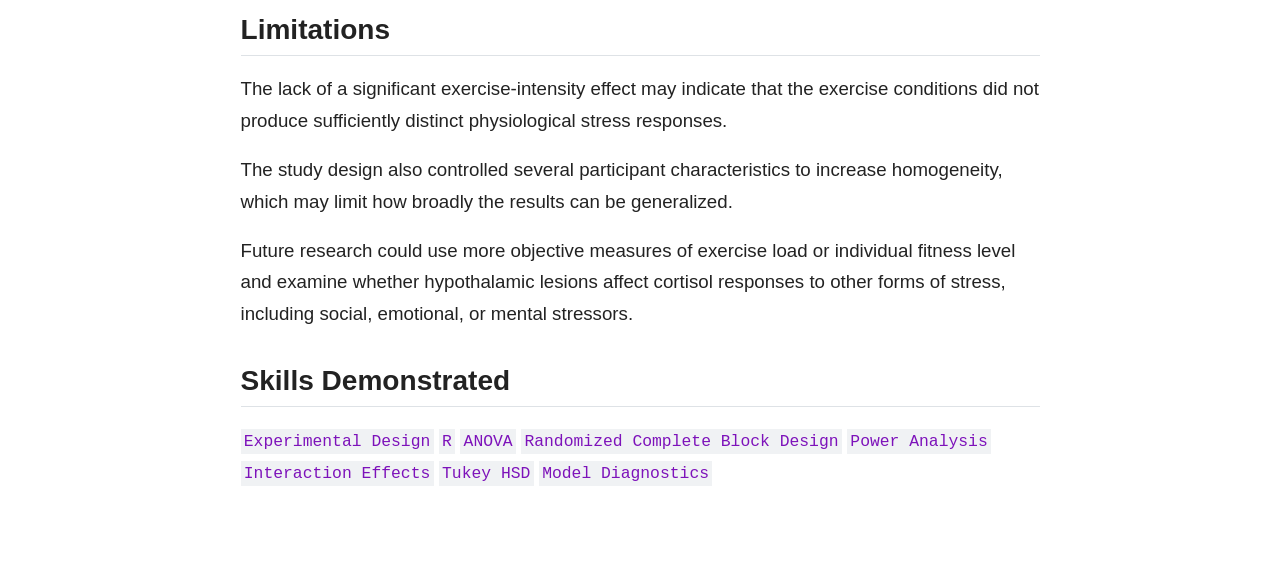
<file: docs/projects/hypothalamus-stress.html>
<!DOCTYPE html>
<html xmlns="http://www.w3.org/1999/xhtml" lang="en" xml:lang="en"><head>

<meta charset="utf-8">
<meta name="generator" content="quarto-1.8.27">

<meta name="viewport" content="width=device-width, initial-scale=1.0, user-scalable=yes">


<title>Hypothalamic Lesions &amp; Stress Hormone Responses – Fabiola Campuzano</title>
<style>
code{white-space: pre-wrap;}
span.smallcaps{font-variant: small-caps;}
div.columns{display: flex; gap: min(4vw, 1.5em);}
div.column{flex: auto; overflow-x: auto;}
div.hanging-indent{margin-left: 1.5em; text-indent: -1.5em;}
ul.task-list{list-style: none;}
ul.task-list li input[type="checkbox"] {
  width: 0.8em;
  margin: 0 0.8em 0.2em -1em; /* quarto-specific, see https://github.com/quarto-dev/quarto-cli/issues/4556 */ 
  vertical-align: middle;
}
</style>


<script src="../site_libs/quarto-nav/quarto-nav.js"></script>
<script src="../site_libs/quarto-nav/headroom.min.js"></script>
<script src="../site_libs/clipboard/clipboard.min.js"></script>
<script src="../site_libs/quarto-search/autocomplete.umd.js"></script>
<script src="../site_libs/quarto-search/fuse.min.js"></script>
<script src="../site_libs/quarto-search/quarto-search.js"></script>
<meta name="quarto:offset" content="../">
<script src="../site_libs/quarto-html/quarto.js" type="module"></script>
<script src="../site_libs/quarto-html/tabsets/tabsets.js" type="module"></script>
<script src="../site_libs/quarto-html/axe/axe-check.js" type="module"></script>
<script src="../site_libs/quarto-html/popper.min.js"></script>
<script src="../site_libs/quarto-html/tippy.umd.min.js"></script>
<script src="../site_libs/quarto-html/anchor.min.js"></script>
<link href="../site_libs/quarto-html/tippy.css" rel="stylesheet">
<link href="../site_libs/quarto-html/quarto-syntax-highlighting-ed96de9b727972fe78a7b5d16c58bf87.css" rel="stylesheet" id="quarto-text-highlighting-styles">
<script src="../site_libs/bootstrap/bootstrap.min.js"></script>
<link href="../site_libs/bootstrap/bootstrap-icons.css" rel="stylesheet">
<link href="../site_libs/bootstrap/bootstrap-5b4ad623e5705c0698d39aec6f10cf02.min.css" rel="stylesheet" append-hash="true" id="quarto-bootstrap" data-mode="light">
<script id="quarto-search-options" type="application/json">{
  "location": "navbar",
  "copy-button": false,
  "collapse-after": 3,
  "panel-placement": "end",
  "type": "overlay",
  "limit": 50,
  "keyboard-shortcut": [
    "f",
    "/",
    "s"
  ],
  "show-item-context": false,
  "language": {
    "search-no-results-text": "No results",
    "search-matching-documents-text": "matching documents",
    "search-copy-link-title": "Copy link to search",
    "search-hide-matches-text": "Hide additional matches",
    "search-more-match-text": "more match in this document",
    "search-more-matches-text": "more matches in this document",
    "search-clear-button-title": "Clear",
    "search-text-placeholder": "",
    "search-detached-cancel-button-title": "Cancel",
    "search-submit-button-title": "Submit",
    "search-label": "Search"
  }
}</script>


<link rel="stylesheet" href="../styles.css">
</head>

<body class="nav-fixed fullcontent quarto-light">

<div id="quarto-search-results"></div>
  <header id="quarto-header" class="headroom fixed-top">
    <nav class="navbar navbar-expand-lg " data-bs-theme="dark">
      <div class="navbar-container container-fluid">
      <div class="navbar-brand-container mx-auto">
    <a class="navbar-brand" href="../index.html">
    <span class="navbar-title">Fabiola Campuzano</span>
    </a>
  </div>
            <div id="quarto-search" class="" title="Search"></div>
          <button class="navbar-toggler" type="button" data-bs-toggle="collapse" data-bs-target="#navbarCollapse" aria-controls="navbarCollapse" role="menu" aria-expanded="false" aria-label="Toggle navigation" onclick="if (window.quartoToggleHeadroom) { window.quartoToggleHeadroom(); }">
  <span class="navbar-toggler-icon"></span>
</button>
          <div class="collapse navbar-collapse" id="navbarCollapse">
            <ul class="navbar-nav navbar-nav-scroll me-auto">
  <li class="nav-item">
    <a class="nav-link" href="../files/fabiola_campuzano_resume.pdf"> 
<span class="menu-text">Resume</span></a>
  </li>  
  <li class="nav-item">
    <a class="nav-link" href="../projects.html"> 
<span class="menu-text">Portfolio</span></a>
  </li>  
  <li class="nav-item">
    <a class="nav-link" href="../experience.html"> 
<span class="menu-text">Experience</span></a>
  </li>  
  <li class="nav-item">
    <a class="nav-link" href="../writing.html"> 
<span class="menu-text">Writing</span></a>
  </li>  
</ul>
            <ul class="navbar-nav navbar-nav-scroll ms-auto">
  <li class="nav-item compact">
    <a class="nav-link" href="https://www.linkedin.com/in/fabiolacampuzano/"> <i class="bi bi-linkedin" role="img">
</i> 
<span class="menu-text"></span></a>
  </li>  
</ul>
          </div> <!-- /navcollapse -->
            <div class="quarto-navbar-tools">
</div>
      </div> <!-- /container-fluid -->
    </nav>
</header>
<!-- content -->
<div id="quarto-content" class="quarto-container page-columns page-rows-contents page-layout-article page-navbar">
<!-- sidebar -->
<!-- margin-sidebar -->
    
<!-- main -->
<main class="content" id="quarto-document-content">

<header id="title-block-header" class="quarto-title-block default">
<div class="quarto-title">
<h1 class="title">Hypothalamic Lesions &amp; Stress Hormone Responses</h1>
</div>



<div class="quarto-title-meta">

    
  
    
  </div>
  


</header>


<section id="overview" class="level2">
<h2 class="anchored" data-anchor-id="overview">Overview</h2>
<p>This project examined the effects of <strong>exercise intensity and hypothalamic lesion status on cortisol levels</strong>, a biomarker of physiological stress.</p>
<p>The hypothalamus plays an important role in regulating the body’s stress response through the hypothalamic-pituitary-adrenal (HPA) axis. Damage to the hypothalamus may therefore interfere with normal cortisol production and stress regulation.</p>
<p>The study used a randomized complete block design to investigate whether cortisol responses differed between individuals with and without hypothalamic lesions and whether those differences depended on exercise intensity.</p>
</section>
<section id="research-question" class="level2">
<h2 class="anchored" data-anchor-id="research-question">Research Question</h2>
<p><strong>How do hypothalamic lesions and varying intensities of exercise affect cortisol responses?</strong></p>
<p>The study also examined whether there was an interaction between lesion status and exercise intensity and whether sex influenced cortisol levels as a blocking factor.</p>
</section>
<section id="methods" class="level2">
<h2 class="anchored" data-anchor-id="methods">Methods</h2>
<p>The study used a <strong>Randomized Complete Block Design with two treatment factors</strong>.</p>
<section id="treatment-factors" class="level3">
<h3 class="anchored" data-anchor-id="treatment-factors">Treatment Factors</h3>
<p><strong>Hypothalamic lesion status</strong></p>
<ul>
<li>Hypothalamic lesion</li>
<li>No lesion</li>
</ul>
<p><strong>Exercise intensity</strong></p>
<ul>
<li>Low</li>
<li>Medium</li>
<li>High</li>
</ul>
</section>
<section id="blocking-factor" class="level3">
<h3 class="anchored" data-anchor-id="blocking-factor">Blocking Factor</h3>
<p><strong>Sex</strong></p>
<ul>
<li>Male</li>
<li>Female</li>
</ul>
<p>The study included <strong>72 participants</strong>, with 36 males and 36 females. Participants were randomly assigned in R to one of six combinations of lesion status and exercise intensity.</p>
<p>Baseline cortisol levels were measured before exercise. Participants then completed their assigned exercise program, followed by a second cortisol measurement immediately after exercise.</p>
</section>
</section>
<section id="sample-size-power" class="level2">
<h2 class="anchored" data-anchor-id="sample-size-power">Sample Size &amp; Power</h2>
<p>An a priori power analysis was conducted using **G*Power**.</p>
<p>The analysis assumed:</p>
<ul>
<li>Effect size = <strong>0.40</strong></li>
<li>Significance level = <strong>0.05</strong></li>
<li>Statistical power = <strong>0.80</strong></li>
</ul>
<p>The estimated minimum sample size was 64 participants. The planned sample was increased to <strong>72 participants</strong> to maintain a balanced experimental design.</p>
</section>
<section id="statistical-analysis" class="level2">
<h2 class="anchored" data-anchor-id="statistical-analysis">Statistical Analysis</h2>
<p>The data were analyzed in <strong>R</strong> using a linear model and Analysis of Variance (ANOVA).</p>
<p>The model tested:</p>
<ul>
<li>The main effect of hypothalamic lesion status</li>
<li>The main effect of exercise intensity</li>
<li>The interaction between lesion status and exercise intensity</li>
<li>The effect of sex as a blocking factor</li>
</ul>
<p>Tukey HSD analysis was used for post-hoc comparisons, and residual diagnostics were examined to evaluate model assumptions.</p>
</section>
<section id="results" class="level2">
<h2 class="anchored" data-anchor-id="results">Results</h2>
<section id="cortisol-by-lesion-status" class="level3">
<h3 class="anchored" data-anchor-id="cortisol-by-lesion-status">Cortisol by Lesion Status</h3>
<div class="quarto-figure quarto-figure-center">
<figure class="figure">
<p><img src="../images/hypothalamus-stress/lesion-boxplot.png" class="img-fluid figure-img" style="width:70.0%"></p>
<figcaption>Post-exercise cortisol levels by hypothalamic lesion status.</figcaption>
</figure>
</div>
<p>Participants without hypothalamic lesions showed higher post-exercise cortisol levels than participants with lesions.</p>
<p>ANOVA showed a <strong>statistically significant main effect of lesion status</strong>, with <em>p</em> &lt; .001.</p>
</section>
<section id="exercise-intensity" class="level3">
<h3 class="anchored" data-anchor-id="exercise-intensity">Exercise Intensity</h3>
<p>Cortisol levels did not show a clear difference across low-, medium-, and high-intensity exercise conditions.</p>
<p>The main effect of exercise intensity was <strong>not statistically significant</strong>, <em>p</em> = .563.</p>
</section>
<section id="lesion-status-exercise-intensity" class="level3">
<h3 class="anchored" data-anchor-id="lesion-status-exercise-intensity">Lesion Status × Exercise Intensity</h3>
<div class="quarto-figure quarto-figure-center">
<figure class="figure">
<p><img src="../images/hypothalamus-stress/interaction-plot.png" class="img-fluid figure-img" style="width:70.0%"></p>
<figcaption>Mean post-exercise cortisol levels across exercise intensities by hypothalamic lesion status.</figcaption>
</figure>
</div>
<p>The interaction plot showed similar patterns across exercise intensities for participants with and without hypothalamic lesions.</p>
<p>The interaction between lesion status and exercise intensity was <strong>not statistically significant</strong>, <em>p</em> = .947.</p>
</section>
<section id="effect-of-sex" class="level3">
<h3 class="anchored" data-anchor-id="effect-of-sex">Effect of Sex</h3>
<p>Sex was a statistically significant blocking factor, <em>p</em> = .017.</p>
<p>Tukey HSD analysis indicated that females had higher cortisol levels than males.</p>
</section>
</section>
<section id="model-diagnostics" class="level2">
<h2 class="anchored" data-anchor-id="model-diagnostics">Model Diagnostics</h2>
<div class="quarto-figure quarto-figure-center">
<figure class="figure">
<p><img src="../images/hypothalamus-stress/residual-diag.png" class="img-fluid figure-img" style="width:75.0%"></p>
<figcaption>Residual diagnostic plots for the fitted linear model.</figcaption>
</figure>
</div>
<p>The residual plots showed approximately random scatter around zero and relatively constant variance. The Normal Q-Q plot also showed no major departures from normality, supporting the assumptions used for the linear model and ANOVA.</p>
</section>
<section id="key-findings" class="level2">
<h2 class="anchored" data-anchor-id="key-findings">Key Findings</h2>
<ul>
<li><strong>Hypothalamic lesion status had a statistically significant effect on post-exercise cortisol levels.</strong></li>
<li>Participants with hypothalamic lesions showed lower cortisol levels after exercise than participants without lesions.</li>
<li><strong>Exercise intensity did not have a statistically significant main effect.</strong></li>
<li>There was <strong>no statistically significant interaction</strong> between lesion status and exercise intensity.</li>
<li><strong>Sex was a statistically significant blocking factor</strong> and was associated with differences in cortisol levels.</li>
</ul>
</section>
<section id="limitations" class="level2">
<h2 class="anchored" data-anchor-id="limitations">Limitations</h2>
<p>The lack of a significant exercise-intensity effect may indicate that the exercise conditions did not produce sufficiently distinct physiological stress responses.</p>
<p>The study design also controlled several participant characteristics to increase homogeneity, which may limit how broadly the results can be generalized.</p>
<p>Future research could use more objective measures of exercise load or individual fitness level and examine whether hypothalamic lesions affect cortisol responses to other forms of stress, including social, emotional, or mental stressors.</p>
</section>
<section id="skills-demonstrated" class="level2">
<h2 class="anchored" data-anchor-id="skills-demonstrated">Skills Demonstrated</h2>
<p><code>Experimental Design</code> <code>R</code> <code>ANOVA</code> <code>Randomized Complete Block Design</code> <code>Power Analysis</code> <code>Interaction Effects</code> <code>Tukey HSD</code> <code>Model Diagnostics</code></p>


</section>

</main> <!-- /main -->
<script id="quarto-html-after-body" type="application/javascript">
  window.document.addEventListener("DOMContentLoaded", function (event) {
    const icon = "";
    const anchorJS = new window.AnchorJS();
    anchorJS.options = {
      placement: 'right',
      icon: icon
    };
    anchorJS.add('.anchored');
    const isCodeAnnotation = (el) => {
      for (const clz of el.classList) {
        if (clz.startsWith('code-annotation-')) {                     
          return true;
        }
      }
      return false;
    }
    const onCopySuccess = function(e) {
      // button target
      const button = e.trigger;
      // don't keep focus
      button.blur();
      // flash "checked"
      button.classList.add('code-copy-button-checked');
      var currentTitle = button.getAttribute("title");
      button.setAttribute("title", "Copied!");
      let tooltip;
      if (window.bootstrap) {
        button.setAttribute("data-bs-toggle", "tooltip");
        button.setAttribute("data-bs-placement", "left");
        button.setAttribute("data-bs-title", "Copied!");
        tooltip = new bootstrap.Tooltip(button, 
          { trigger: "manual", 
            customClass: "code-copy-button-tooltip",
            offset: [0, -8]});
        tooltip.show();    
      }
      setTimeout(function() {
        if (tooltip) {
          tooltip.hide();
          button.removeAttribute("data-bs-title");
          button.removeAttribute("data-bs-toggle");
          button.removeAttribute("data-bs-placement");
        }
        button.setAttribute("title", currentTitle);
        button.classList.remove('code-copy-button-checked');
      }, 1000);
      // clear code selection
      e.clearSelection();
    }
    const getTextToCopy = function(trigger) {
      const outerScaffold = trigger.parentElement.cloneNode(true);
      const codeEl = outerScaffold.querySelector('code');
      for (const childEl of codeEl.children) {
        if (isCodeAnnotation(childEl)) {
          childEl.remove();
        }
      }
      return codeEl.innerText;
    }
    const clipboard = new window.ClipboardJS('.code-copy-button:not([data-in-quarto-modal])', {
      text: getTextToCopy
    });
    clipboard.on('success', onCopySuccess);
    if (window.document.getElementById('quarto-embedded-source-code-modal')) {
      const clipboardModal = new window.ClipboardJS('.code-copy-button[data-in-quarto-modal]', {
        text: getTextToCopy,
        container: window.document.getElementById('quarto-embedded-source-code-modal')
      });
      clipboardModal.on('success', onCopySuccess);
    }
      var localhostRegex = new RegExp(/^(?:http|https):\/\/localhost\:?[0-9]*\//);
      var mailtoRegex = new RegExp(/^mailto:/);
        var filterRegex = new RegExp('/' + window.location.host + '/');
      var isInternal = (href) => {
          return filterRegex.test(href) || localhostRegex.test(href) || mailtoRegex.test(href);
      }
      // Inspect non-navigation links and adorn them if external
     var links = window.document.querySelectorAll('a[href]:not(.nav-link):not(.navbar-brand):not(.toc-action):not(.sidebar-link):not(.sidebar-item-toggle):not(.pagination-link):not(.no-external):not([aria-hidden]):not(.dropdown-item):not(.quarto-navigation-tool):not(.about-link)');
      for (var i=0; i<links.length; i++) {
        const link = links[i];
        if (!isInternal(link.href)) {
          // undo the damage that might have been done by quarto-nav.js in the case of
          // links that we want to consider external
          if (link.dataset.originalHref !== undefined) {
            link.href = link.dataset.originalHref;
          }
        }
      }
    function tippyHover(el, contentFn, onTriggerFn, onUntriggerFn) {
      const config = {
        allowHTML: true,
        maxWidth: 500,
        delay: 100,
        arrow: false,
        appendTo: function(el) {
            return el.parentElement;
        },
        interactive: true,
        interactiveBorder: 10,
        theme: 'quarto',
        placement: 'bottom-start',
      };
      if (contentFn) {
        config.content = contentFn;
      }
      if (onTriggerFn) {
        config.onTrigger = onTriggerFn;
      }
      if (onUntriggerFn) {
        config.onUntrigger = onUntriggerFn;
      }
      window.tippy(el, config); 
    }
    const noterefs = window.document.querySelectorAll('a[role="doc-noteref"]');
    for (var i=0; i<noterefs.length; i++) {
      const ref = noterefs[i];
      tippyHover(ref, function() {
        // use id or data attribute instead here
        let href = ref.getAttribute('data-footnote-href') || ref.getAttribute('href');
        try { href = new URL(href).hash; } catch {}
        const id = href.replace(/^#\/?/, "");
        const note = window.document.getElementById(id);
        if (note) {
          return note.innerHTML;
        } else {
          return "";
        }
      });
    }
    const xrefs = window.document.querySelectorAll('a.quarto-xref');
    const processXRef = (id, note) => {
      // Strip column container classes
      const stripColumnClz = (el) => {
        el.classList.remove("page-full", "page-columns");
        if (el.children) {
          for (const child of el.children) {
            stripColumnClz(child);
          }
        }
      }
      stripColumnClz(note)
      if (id === null || id.startsWith('sec-')) {
        // Special case sections, only their first couple elements
        const container = document.createElement("div");
        if (note.children && note.children.length > 2) {
          container.appendChild(note.children[0].cloneNode(true));
          for (let i = 1; i < note.children.length; i++) {
            const child = note.children[i];
            if (child.tagName === "P" && child.innerText === "") {
              continue;
            } else {
              container.appendChild(child.cloneNode(true));
              break;
            }
          }
          if (window.Quarto?.typesetMath) {
            window.Quarto.typesetMath(container);
          }
          return container.innerHTML
        } else {
          if (window.Quarto?.typesetMath) {
            window.Quarto.typesetMath(note);
          }
          return note.innerHTML;
        }
      } else {
        // Remove any anchor links if they are present
        const anchorLink = note.querySelector('a.anchorjs-link');
        if (anchorLink) {
          anchorLink.remove();
        }
        if (window.Quarto?.typesetMath) {
          window.Quarto.typesetMath(note);
        }
        if (note.classList.contains("callout")) {
          return note.outerHTML;
        } else {
          return note.innerHTML;
        }
      }
    }
    for (var i=0; i<xrefs.length; i++) {
      const xref = xrefs[i];
      tippyHover(xref, undefined, function(instance) {
        instance.disable();
        let url = xref.getAttribute('href');
        let hash = undefined; 
        if (url.startsWith('#')) {
          hash = url;
        } else {
          try { hash = new URL(url).hash; } catch {}
        }
        if (hash) {
          const id = hash.replace(/^#\/?/, "");
          const note = window.document.getElementById(id);
          if (note !== null) {
            try {
              const html = processXRef(id, note.cloneNode(true));
              instance.setContent(html);
            } finally {
              instance.enable();
              instance.show();
            }
          } else {
            // See if we can fetch this
            fetch(url.split('#')[0])
            .then(res => res.text())
            .then(html => {
              const parser = new DOMParser();
              const htmlDoc = parser.parseFromString(html, "text/html");
              const note = htmlDoc.getElementById(id);
              if (note !== null) {
                const html = processXRef(id, note);
                instance.setContent(html);
              } 
            }).finally(() => {
              instance.enable();
              instance.show();
            });
          }
        } else {
          // See if we can fetch a full url (with no hash to target)
          // This is a special case and we should probably do some content thinning / targeting
          fetch(url)
          .then(res => res.text())
          .then(html => {
            const parser = new DOMParser();
            const htmlDoc = parser.parseFromString(html, "text/html");
            const note = htmlDoc.querySelector('main.content');
            if (note !== null) {
              // This should only happen for chapter cross references
              // (since there is no id in the URL)
              // remove the first header
              if (note.children.length > 0 && note.children[0].tagName === "HEADER") {
                note.children[0].remove();
              }
              const html = processXRef(null, note);
              instance.setContent(html);
            } 
          }).finally(() => {
            instance.enable();
            instance.show();
          });
        }
      }, function(instance) {
      });
    }
        let selectedAnnoteEl;
        const selectorForAnnotation = ( cell, annotation) => {
          let cellAttr = 'data-code-cell="' + cell + '"';
          let lineAttr = 'data-code-annotation="' +  annotation + '"';
          const selector = 'span[' + cellAttr + '][' + lineAttr + ']';
          return selector;
        }
        const selectCodeLines = (annoteEl) => {
          const doc = window.document;
          const targetCell = annoteEl.getAttribute("data-target-cell");
          const targetAnnotation = annoteEl.getAttribute("data-target-annotation");
          const annoteSpan = window.document.querySelector(selectorForAnnotation(targetCell, targetAnnotation));
          const lines = annoteSpan.getAttribute("data-code-lines").split(",");
          const lineIds = lines.map((line) => {
            return targetCell + "-" + line;
          })
          let top = null;
          let height = null;
          let parent = null;
          if (lineIds.length > 0) {
              //compute the position of the single el (top and bottom and make a div)
              const el = window.document.getElementById(lineIds[0]);
              top = el.offsetTop;
              height = el.offsetHeight;
              parent = el.parentElement.parentElement;
            if (lineIds.length > 1) {
              const lastEl = window.document.getElementById(lineIds[lineIds.length - 1]);
              const bottom = lastEl.offsetTop + lastEl.offsetHeight;
              height = bottom - top;
            }
            if (top !== null && height !== null && parent !== null) {
              // cook up a div (if necessary) and position it 
              let div = window.document.getElementById("code-annotation-line-highlight");
              if (div === null) {
                div = window.document.createElement("div");
                div.setAttribute("id", "code-annotation-line-highlight");
                div.style.position = 'absolute';
                parent.appendChild(div);
              }
              div.style.top = top - 2 + "px";
              div.style.height = height + 4 + "px";
              div.style.left = 0;
              let gutterDiv = window.document.getElementById("code-annotation-line-highlight-gutter");
              if (gutterDiv === null) {
                gutterDiv = window.document.createElement("div");
                gutterDiv.setAttribute("id", "code-annotation-line-highlight-gutter");
                gutterDiv.style.position = 'absolute';
                const codeCell = window.document.getElementById(targetCell);
                const gutter = codeCell.querySelector('.code-annotation-gutter');
                gutter.appendChild(gutterDiv);
              }
              gutterDiv.style.top = top - 2 + "px";
              gutterDiv.style.height = height + 4 + "px";
            }
            selectedAnnoteEl = annoteEl;
          }
        };
        const unselectCodeLines = () => {
          const elementsIds = ["code-annotation-line-highlight", "code-annotation-line-highlight-gutter"];
          elementsIds.forEach((elId) => {
            const div = window.document.getElementById(elId);
            if (div) {
              div.remove();
            }
          });
          selectedAnnoteEl = undefined;
        };
          // Handle positioning of the toggle
      window.addEventListener(
        "resize",
        throttle(() => {
          elRect = undefined;
          if (selectedAnnoteEl) {
            selectCodeLines(selectedAnnoteEl);
          }
        }, 10)
      );
      function throttle(fn, ms) {
      let throttle = false;
      let timer;
        return (...args) => {
          if(!throttle) { // first call gets through
              fn.apply(this, args);
              throttle = true;
          } else { // all the others get throttled
              if(timer) clearTimeout(timer); // cancel #2
              timer = setTimeout(() => {
                fn.apply(this, args);
                timer = throttle = false;
              }, ms);
          }
        };
      }
        // Attach click handler to the DT
        const annoteDls = window.document.querySelectorAll('dt[data-target-cell]');
        for (const annoteDlNode of annoteDls) {
          annoteDlNode.addEventListener('click', (event) => {
            const clickedEl = event.target;
            if (clickedEl !== selectedAnnoteEl) {
              unselectCodeLines();
              const activeEl = window.document.querySelector('dt[data-target-cell].code-annotation-active');
              if (activeEl) {
                activeEl.classList.remove('code-annotation-active');
              }
              selectCodeLines(clickedEl);
              clickedEl.classList.add('code-annotation-active');
            } else {
              // Unselect the line
              unselectCodeLines();
              clickedEl.classList.remove('code-annotation-active');
            }
          });
        }
    const findCites = (el) => {
      const parentEl = el.parentElement;
      if (parentEl) {
        const cites = parentEl.dataset.cites;
        if (cites) {
          return {
            el,
            cites: cites.split(' ')
          };
        } else {
          return findCites(el.parentElement)
        }
      } else {
        return undefined;
      }
    };
    var bibliorefs = window.document.querySelectorAll('a[role="doc-biblioref"]');
    for (var i=0; i<bibliorefs.length; i++) {
      const ref = bibliorefs[i];
      const citeInfo = findCites(ref);
      if (citeInfo) {
        tippyHover(citeInfo.el, function() {
          var popup = window.document.createElement('div');
          citeInfo.cites.forEach(function(cite) {
            var citeDiv = window.document.createElement('div');
            citeDiv.classList.add('hanging-indent');
            citeDiv.classList.add('csl-entry');
            var biblioDiv = window.document.getElementById('ref-' + cite);
            if (biblioDiv) {
              citeDiv.innerHTML = biblioDiv.innerHTML;
            }
            popup.appendChild(citeDiv);
          });
          return popup.innerHTML;
        });
      }
    }
  });
  </script>
</div> <!-- /content -->




</body></html>
</file>
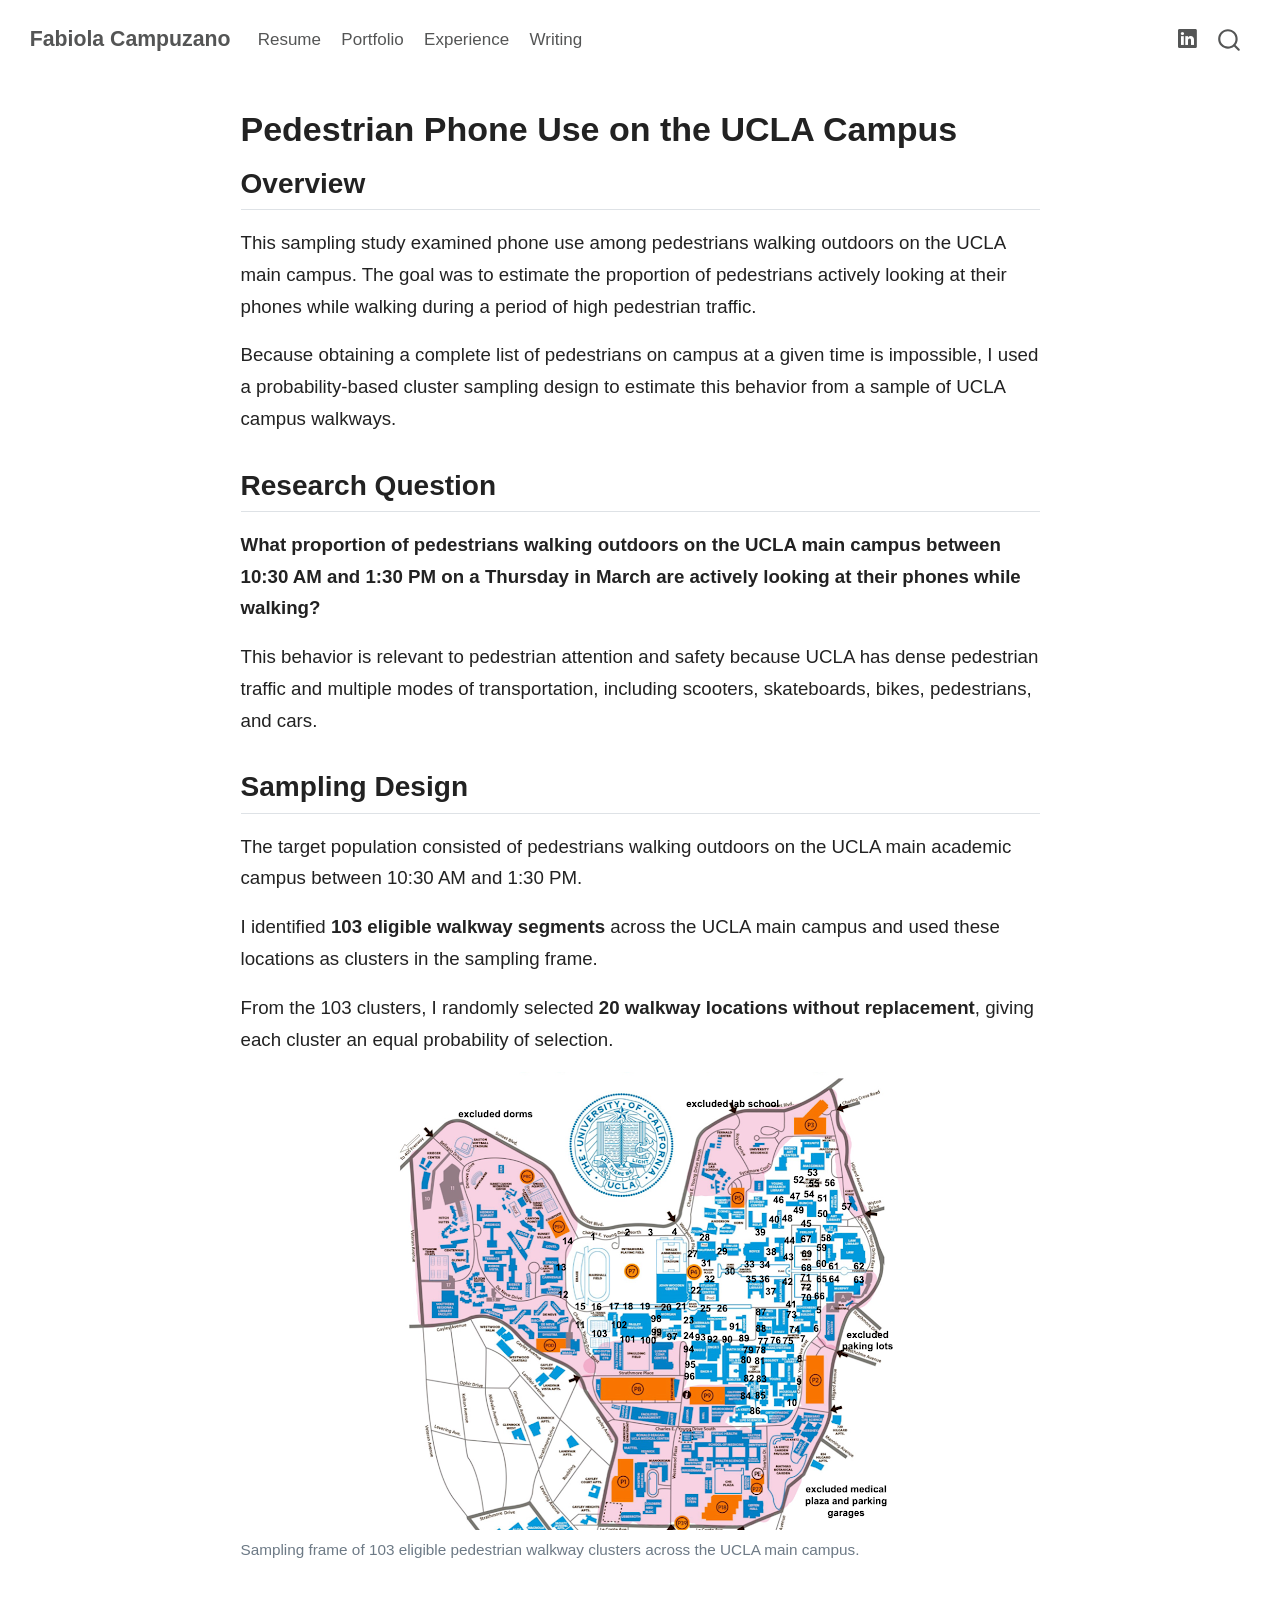
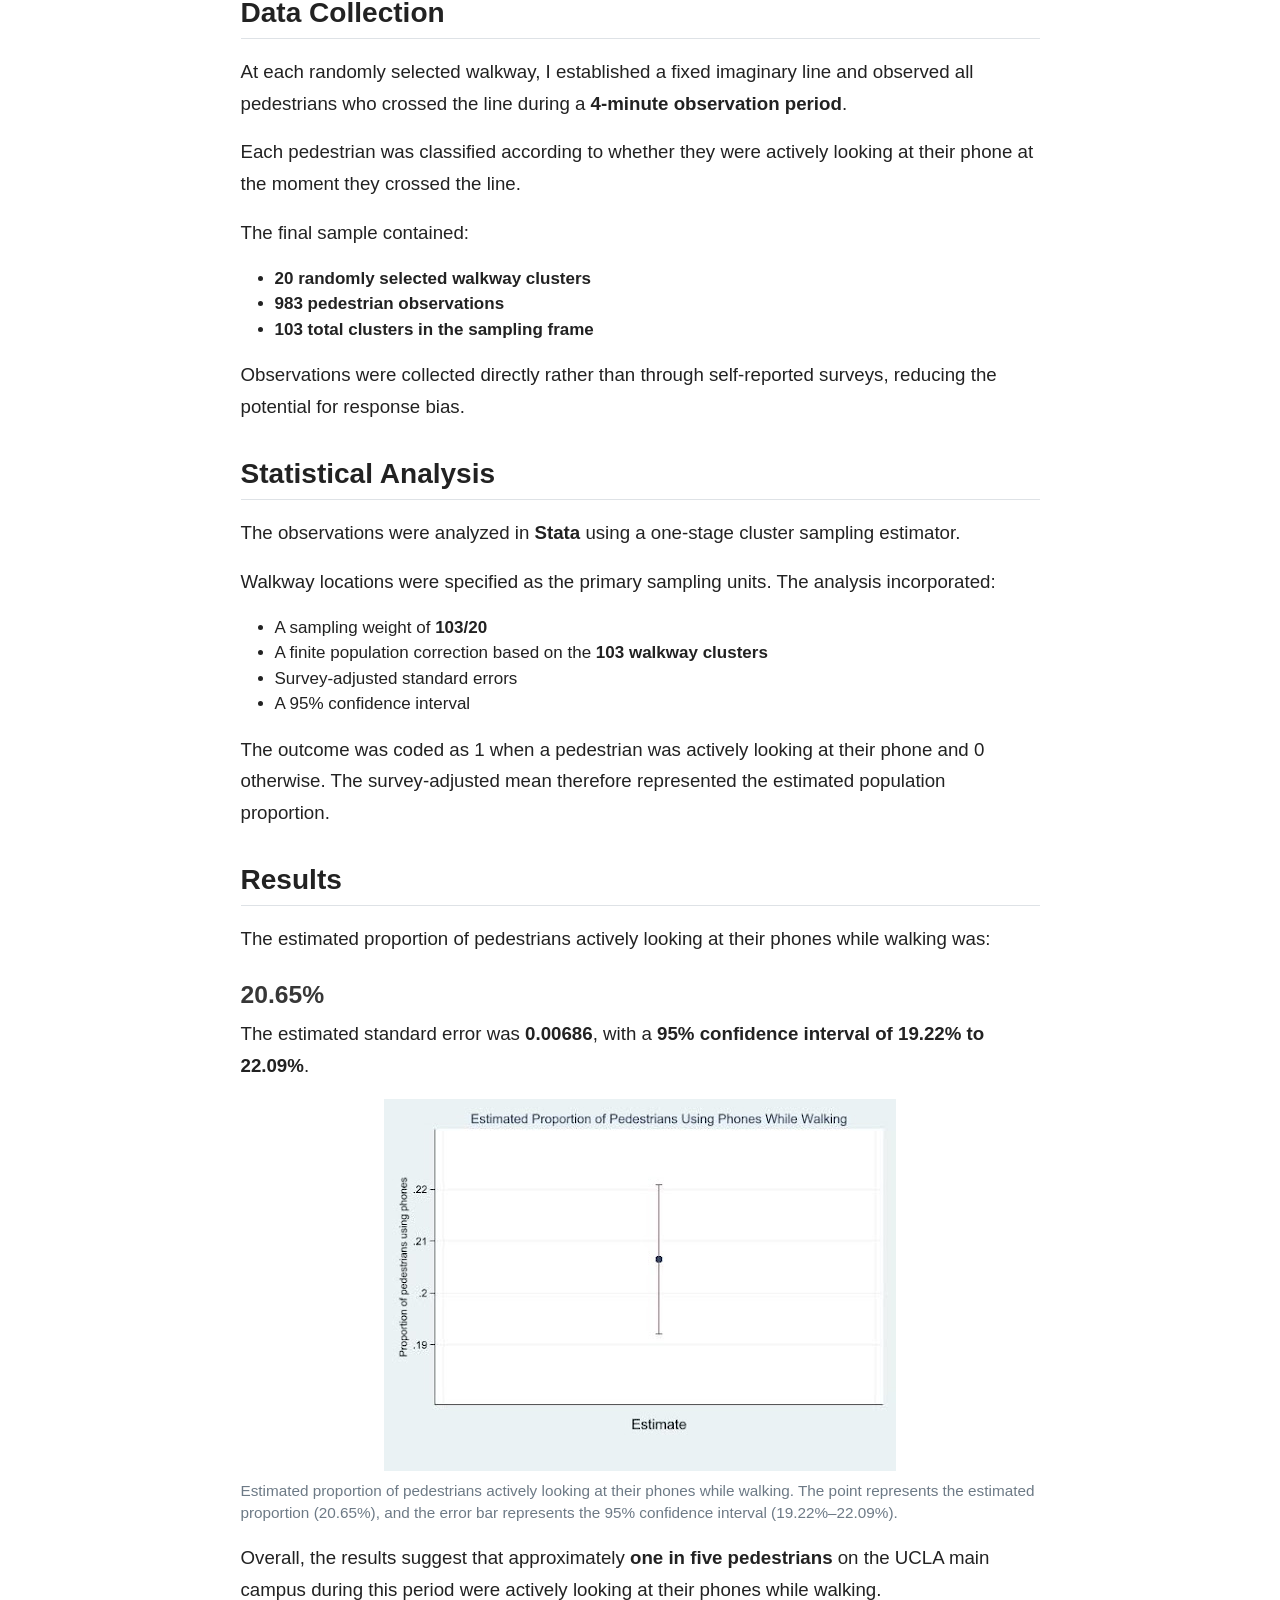
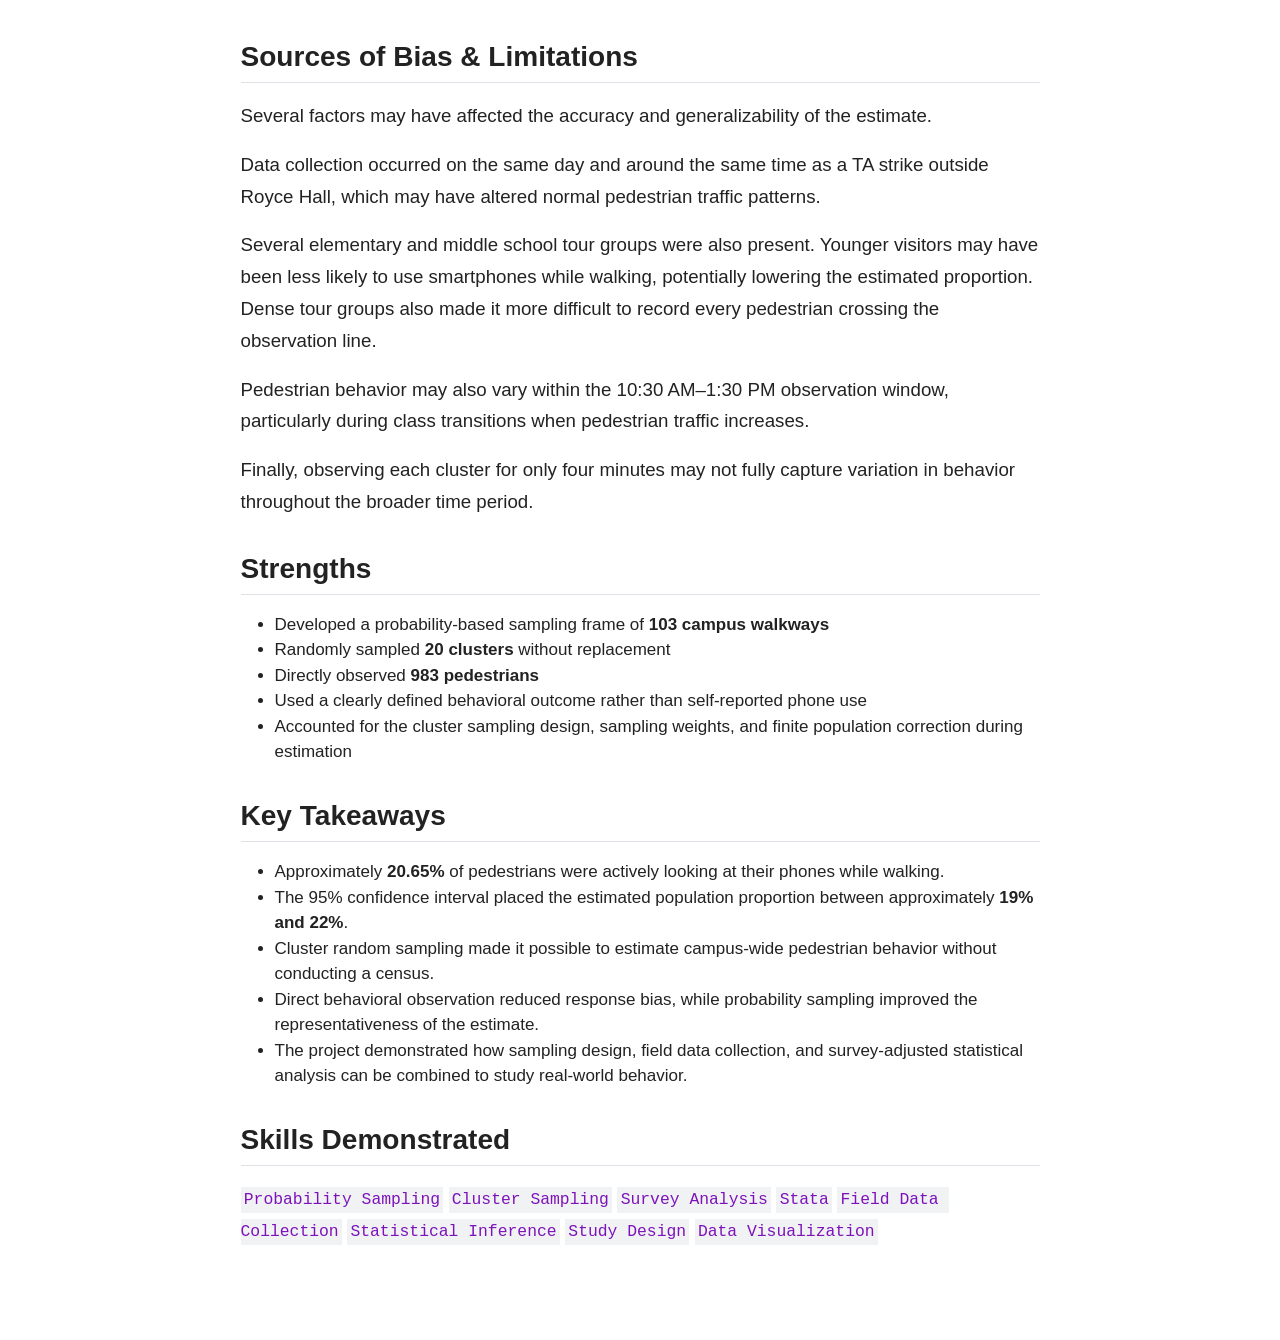
<file: docs/projects/pedestrian-phone-use.html>
<!DOCTYPE html>
<html xmlns="http://www.w3.org/1999/xhtml" lang="en" xml:lang="en"><head>

<meta charset="utf-8">
<meta name="generator" content="quarto-1.8.27">

<meta name="viewport" content="width=device-width, initial-scale=1.0, user-scalable=yes">


<title>Pedestrian Phone Use on the UCLA Campus – Fabiola Campuzano</title>
<style>
code{white-space: pre-wrap;}
span.smallcaps{font-variant: small-caps;}
div.columns{display: flex; gap: min(4vw, 1.5em);}
div.column{flex: auto; overflow-x: auto;}
div.hanging-indent{margin-left: 1.5em; text-indent: -1.5em;}
ul.task-list{list-style: none;}
ul.task-list li input[type="checkbox"] {
  width: 0.8em;
  margin: 0 0.8em 0.2em -1em; /* quarto-specific, see https://github.com/quarto-dev/quarto-cli/issues/4556 */ 
  vertical-align: middle;
}
</style>


<script src="../site_libs/quarto-nav/quarto-nav.js"></script>
<script src="../site_libs/quarto-nav/headroom.min.js"></script>
<script src="../site_libs/clipboard/clipboard.min.js"></script>
<script src="../site_libs/quarto-search/autocomplete.umd.js"></script>
<script src="../site_libs/quarto-search/fuse.min.js"></script>
<script src="../site_libs/quarto-search/quarto-search.js"></script>
<meta name="quarto:offset" content="../">
<script src="../site_libs/quarto-html/quarto.js" type="module"></script>
<script src="../site_libs/quarto-html/tabsets/tabsets.js" type="module"></script>
<script src="../site_libs/quarto-html/axe/axe-check.js" type="module"></script>
<script src="../site_libs/quarto-html/popper.min.js"></script>
<script src="../site_libs/quarto-html/tippy.umd.min.js"></script>
<script src="../site_libs/quarto-html/anchor.min.js"></script>
<link href="../site_libs/quarto-html/tippy.css" rel="stylesheet">
<link href="../site_libs/quarto-html/quarto-syntax-highlighting-ed96de9b727972fe78a7b5d16c58bf87.css" rel="stylesheet" id="quarto-text-highlighting-styles">
<script src="../site_libs/bootstrap/bootstrap.min.js"></script>
<link href="../site_libs/bootstrap/bootstrap-icons.css" rel="stylesheet">
<link href="../site_libs/bootstrap/bootstrap-5b4ad623e5705c0698d39aec6f10cf02.min.css" rel="stylesheet" append-hash="true" id="quarto-bootstrap" data-mode="light">
<script id="quarto-search-options" type="application/json">{
  "location": "navbar",
  "copy-button": false,
  "collapse-after": 3,
  "panel-placement": "end",
  "type": "overlay",
  "limit": 50,
  "keyboard-shortcut": [
    "f",
    "/",
    "s"
  ],
  "show-item-context": false,
  "language": {
    "search-no-results-text": "No results",
    "search-matching-documents-text": "matching documents",
    "search-copy-link-title": "Copy link to search",
    "search-hide-matches-text": "Hide additional matches",
    "search-more-match-text": "more match in this document",
    "search-more-matches-text": "more matches in this document",
    "search-clear-button-title": "Clear",
    "search-text-placeholder": "",
    "search-detached-cancel-button-title": "Cancel",
    "search-submit-button-title": "Submit",
    "search-label": "Search"
  }
}</script>


<link rel="stylesheet" href="../styles.css">
</head>

<body class="nav-fixed fullcontent quarto-light">

<div id="quarto-search-results"></div>
  <header id="quarto-header" class="headroom fixed-top">
    <nav class="navbar navbar-expand-lg " data-bs-theme="dark">
      <div class="navbar-container container-fluid">
      <div class="navbar-brand-container mx-auto">
    <a class="navbar-brand" href="../index.html">
    <span class="navbar-title">Fabiola Campuzano</span>
    </a>
  </div>
            <div id="quarto-search" class="" title="Search"></div>
          <button class="navbar-toggler" type="button" data-bs-toggle="collapse" data-bs-target="#navbarCollapse" aria-controls="navbarCollapse" role="menu" aria-expanded="false" aria-label="Toggle navigation" onclick="if (window.quartoToggleHeadroom) { window.quartoToggleHeadroom(); }">
  <span class="navbar-toggler-icon"></span>
</button>
          <div class="collapse navbar-collapse" id="navbarCollapse">
            <ul class="navbar-nav navbar-nav-scroll me-auto">
  <li class="nav-item">
    <a class="nav-link" href="../files/fabiola_campuzano_resume.pdf"> 
<span class="menu-text">Resume</span></a>
  </li>  
  <li class="nav-item">
    <a class="nav-link" href="../projects.html"> 
<span class="menu-text">Portfolio</span></a>
  </li>  
  <li class="nav-item">
    <a class="nav-link" href="../experience.html"> 
<span class="menu-text">Experience</span></a>
  </li>  
  <li class="nav-item">
    <a class="nav-link" href="../writing.html"> 
<span class="menu-text">Writing</span></a>
  </li>  
</ul>
            <ul class="navbar-nav navbar-nav-scroll ms-auto">
  <li class="nav-item compact">
    <a class="nav-link" href="https://www.linkedin.com/in/fabiolacampuzano/"> <i class="bi bi-linkedin" role="img">
</i> 
<span class="menu-text"></span></a>
  </li>  
</ul>
          </div> <!-- /navcollapse -->
            <div class="quarto-navbar-tools">
</div>
      </div> <!-- /container-fluid -->
    </nav>
</header>
<!-- content -->
<div id="quarto-content" class="quarto-container page-columns page-rows-contents page-layout-article page-navbar">
<!-- sidebar -->
<!-- margin-sidebar -->
    
<!-- main -->
<main class="content" id="quarto-document-content">

<header id="title-block-header" class="quarto-title-block default">
<div class="quarto-title">
<h1 class="title">Pedestrian Phone Use on the UCLA Campus</h1>
</div>



<div class="quarto-title-meta">

    
  
    
  </div>
  


</header>


<section id="overview" class="level2">
<h2 class="anchored" data-anchor-id="overview">Overview</h2>
<p>This sampling study examined phone use among pedestrians walking outdoors on the UCLA main campus. The goal was to estimate the proportion of pedestrians actively looking at their phones while walking during a period of high pedestrian traffic.</p>
<p>Because obtaining a complete list of pedestrians on campus at a given time is impossible, I used a probability-based cluster sampling design to estimate this behavior from a sample of UCLA campus walkways.</p>
</section>
<section id="research-question" class="level2">
<h2 class="anchored" data-anchor-id="research-question">Research Question</h2>
<p><strong>What proportion of pedestrians walking outdoors on the UCLA main campus between 10:30 AM and 1:30 PM on a Thursday in March are actively looking at their phones while walking?</strong></p>
<p>This behavior is relevant to pedestrian attention and safety because UCLA has dense pedestrian traffic and multiple modes of transportation, including scooters, skateboards, bikes, pedestrians, and cars.</p>
</section>
<section id="sampling-design" class="level2">
<h2 class="anchored" data-anchor-id="sampling-design">Sampling Design</h2>
<p>The target population consisted of pedestrians walking outdoors on the UCLA main academic campus between 10:30 AM and 1:30 PM.</p>
<p>I identified <strong>103 eligible walkway segments</strong> across the UCLA main campus and used these locations as clusters in the sampling frame.</p>
<p>From the 103 clusters, I randomly selected <strong>20 walkway locations without replacement</strong>, giving each cluster an equal probability of selection.</p>
<div class="quarto-figure quarto-figure-center">
<figure class="figure">
<p><img src="../images/phone-use/sampling-frame.png" class="img-fluid figure-img"></p>
<figcaption>Sampling frame of 103 eligible pedestrian walkway clusters across the UCLA main campus.</figcaption>
</figure>
</div>
</section>
<section id="data-collection" class="level2">
<h2 class="anchored" data-anchor-id="data-collection">Data Collection</h2>
<p>At each randomly selected walkway, I established a fixed imaginary line and observed all pedestrians who crossed the line during a <strong>4-minute observation period</strong>.</p>
<p>Each pedestrian was classified according to whether they were actively looking at their phone at the moment they crossed the line.</p>
<p>The final sample contained:</p>
<ul>
<li><strong>20 randomly selected walkway clusters</strong></li>
<li><strong>983 pedestrian observations</strong></li>
<li><strong>103 total clusters in the sampling frame</strong></li>
</ul>
<p>Observations were collected directly rather than through self-reported surveys, reducing the potential for response bias.</p>
</section>
<section id="statistical-analysis" class="level2">
<h2 class="anchored" data-anchor-id="statistical-analysis">Statistical Analysis</h2>
<p>The observations were analyzed in <strong>Stata</strong> using a one-stage cluster sampling estimator.</p>
<p>Walkway locations were specified as the primary sampling units. The analysis incorporated:</p>
<ul>
<li>A sampling weight of <strong>103/20</strong></li>
<li>A finite population correction based on the <strong>103 walkway clusters</strong></li>
<li>Survey-adjusted standard errors</li>
<li>A 95% confidence interval</li>
</ul>
<p>The outcome was coded as 1 when a pedestrian was actively looking at their phone and 0 otherwise. The survey-adjusted mean therefore represented the estimated population proportion.</p>
</section>
<section id="results" class="level2">
<h2 class="anchored" data-anchor-id="results">Results</h2>
<p>The estimated proportion of pedestrians actively looking at their phones while walking was:</p>
<section id="section" class="level3">
<h3 class="anchored" data-anchor-id="section"><strong>20.65%</strong></h3>
<p>The estimated standard error was <strong>0.00686</strong>, with a <strong>95% confidence interval of 19.22% to 22.09%</strong>.</p>
<div class="quarto-figure quarto-figure-center">
<figure class="figure">
<p><img src="../images/phone-use/est-prop.jpg" class="img-fluid figure-img"></p>
<figcaption>Estimated proportion of pedestrians actively looking at their phones while walking. The point represents the estimated proportion (20.65%), and the error bar represents the 95% confidence interval (19.22%–22.09%).</figcaption>
</figure>
</div>
<p>Overall, the results suggest that approximately <strong>one in five pedestrians</strong> on the UCLA main campus during this period were actively looking at their phones while walking.</p>
</section>
</section>
<section id="sources-of-bias-limitations" class="level2">
<h2 class="anchored" data-anchor-id="sources-of-bias-limitations">Sources of Bias &amp; Limitations</h2>
<p>Several factors may have affected the accuracy and generalizability of the estimate.</p>
<p>Data collection occurred on the same day and around the same time as a TA strike outside Royce Hall, which may have altered normal pedestrian traffic patterns.</p>
<p>Several elementary and middle school tour groups were also present. Younger visitors may have been less likely to use smartphones while walking, potentially lowering the estimated proportion. Dense tour groups also made it more difficult to record every pedestrian crossing the observation line.</p>
<p>Pedestrian behavior may also vary within the 10:30 AM–1:30 PM observation window, particularly during class transitions when pedestrian traffic increases.</p>
<p>Finally, observing each cluster for only four minutes may not fully capture variation in behavior throughout the broader time period.</p>
</section>
<section id="strengths" class="level2">
<h2 class="anchored" data-anchor-id="strengths">Strengths</h2>
<ul>
<li>Developed a probability-based sampling frame of <strong>103 campus walkways</strong></li>
<li>Randomly sampled <strong>20 clusters</strong> without replacement</li>
<li>Directly observed <strong>983 pedestrians</strong></li>
<li>Used a clearly defined behavioral outcome rather than self-reported phone use</li>
<li>Accounted for the cluster sampling design, sampling weights, and finite population correction during estimation</li>
</ul>
</section>
<section id="key-takeaways" class="level2">
<h2 class="anchored" data-anchor-id="key-takeaways">Key Takeaways</h2>
<ul>
<li>Approximately <strong>20.65%</strong> of pedestrians were actively looking at their phones while walking.</li>
<li>The 95% confidence interval placed the estimated population proportion between approximately <strong>19% and 22%</strong>.</li>
<li>Cluster random sampling made it possible to estimate campus-wide pedestrian behavior without conducting a census.</li>
<li>Direct behavioral observation reduced response bias, while probability sampling improved the representativeness of the estimate.</li>
<li>The project demonstrated how sampling design, field data collection, and survey-adjusted statistical analysis can be combined to study real-world behavior.</li>
</ul>
</section>
<section id="skills-demonstrated" class="level2">
<h2 class="anchored" data-anchor-id="skills-demonstrated">Skills Demonstrated</h2>
<p><code>Probability Sampling</code> <code>Cluster Sampling</code> <code>Survey Analysis</code> <code>Stata</code> <code>Field Data Collection</code> <code>Statistical Inference</code> <code>Study Design</code> <code>Data Visualization</code></p>


</section>

</main> <!-- /main -->
<script id="quarto-html-after-body" type="application/javascript">
  window.document.addEventListener("DOMContentLoaded", function (event) {
    const icon = "";
    const anchorJS = new window.AnchorJS();
    anchorJS.options = {
      placement: 'right',
      icon: icon
    };
    anchorJS.add('.anchored');
    const isCodeAnnotation = (el) => {
      for (const clz of el.classList) {
        if (clz.startsWith('code-annotation-')) {                     
          return true;
        }
      }
      return false;
    }
    const onCopySuccess = function(e) {
      // button target
      const button = e.trigger;
      // don't keep focus
      button.blur();
      // flash "checked"
      button.classList.add('code-copy-button-checked');
      var currentTitle = button.getAttribute("title");
      button.setAttribute("title", "Copied!");
      let tooltip;
      if (window.bootstrap) {
        button.setAttribute("data-bs-toggle", "tooltip");
        button.setAttribute("data-bs-placement", "left");
        button.setAttribute("data-bs-title", "Copied!");
        tooltip = new bootstrap.Tooltip(button, 
          { trigger: "manual", 
            customClass: "code-copy-button-tooltip",
            offset: [0, -8]});
        tooltip.show();    
      }
      setTimeout(function() {
        if (tooltip) {
          tooltip.hide();
          button.removeAttribute("data-bs-title");
          button.removeAttribute("data-bs-toggle");
          button.removeAttribute("data-bs-placement");
        }
        button.setAttribute("title", currentTitle);
        button.classList.remove('code-copy-button-checked');
      }, 1000);
      // clear code selection
      e.clearSelection();
    }
    const getTextToCopy = function(trigger) {
      const outerScaffold = trigger.parentElement.cloneNode(true);
      const codeEl = outerScaffold.querySelector('code');
      for (const childEl of codeEl.children) {
        if (isCodeAnnotation(childEl)) {
          childEl.remove();
        }
      }
      return codeEl.innerText;
    }
    const clipboard = new window.ClipboardJS('.code-copy-button:not([data-in-quarto-modal])', {
      text: getTextToCopy
    });
    clipboard.on('success', onCopySuccess);
    if (window.document.getElementById('quarto-embedded-source-code-modal')) {
      const clipboardModal = new window.ClipboardJS('.code-copy-button[data-in-quarto-modal]', {
        text: getTextToCopy,
        container: window.document.getElementById('quarto-embedded-source-code-modal')
      });
      clipboardModal.on('success', onCopySuccess);
    }
      var localhostRegex = new RegExp(/^(?:http|https):\/\/localhost\:?[0-9]*\//);
      var mailtoRegex = new RegExp(/^mailto:/);
        var filterRegex = new RegExp('/' + window.location.host + '/');
      var isInternal = (href) => {
          return filterRegex.test(href) || localhostRegex.test(href) || mailtoRegex.test(href);
      }
      // Inspect non-navigation links and adorn them if external
     var links = window.document.querySelectorAll('a[href]:not(.nav-link):not(.navbar-brand):not(.toc-action):not(.sidebar-link):not(.sidebar-item-toggle):not(.pagination-link):not(.no-external):not([aria-hidden]):not(.dropdown-item):not(.quarto-navigation-tool):not(.about-link)');
      for (var i=0; i<links.length; i++) {
        const link = links[i];
        if (!isInternal(link.href)) {
          // undo the damage that might have been done by quarto-nav.js in the case of
          // links that we want to consider external
          if (link.dataset.originalHref !== undefined) {
            link.href = link.dataset.originalHref;
          }
        }
      }
    function tippyHover(el, contentFn, onTriggerFn, onUntriggerFn) {
      const config = {
        allowHTML: true,
        maxWidth: 500,
        delay: 100,
        arrow: false,
        appendTo: function(el) {
            return el.parentElement;
        },
        interactive: true,
        interactiveBorder: 10,
        theme: 'quarto',
        placement: 'bottom-start',
      };
      if (contentFn) {
        config.content = contentFn;
      }
      if (onTriggerFn) {
        config.onTrigger = onTriggerFn;
      }
      if (onUntriggerFn) {
        config.onUntrigger = onUntriggerFn;
      }
      window.tippy(el, config); 
    }
    const noterefs = window.document.querySelectorAll('a[role="doc-noteref"]');
    for (var i=0; i<noterefs.length; i++) {
      const ref = noterefs[i];
      tippyHover(ref, function() {
        // use id or data attribute instead here
        let href = ref.getAttribute('data-footnote-href') || ref.getAttribute('href');
        try { href = new URL(href).hash; } catch {}
        const id = href.replace(/^#\/?/, "");
        const note = window.document.getElementById(id);
        if (note) {
          return note.innerHTML;
        } else {
          return "";
        }
      });
    }
    const xrefs = window.document.querySelectorAll('a.quarto-xref');
    const processXRef = (id, note) => {
      // Strip column container classes
      const stripColumnClz = (el) => {
        el.classList.remove("page-full", "page-columns");
        if (el.children) {
          for (const child of el.children) {
            stripColumnClz(child);
          }
        }
      }
      stripColumnClz(note)
      if (id === null || id.startsWith('sec-')) {
        // Special case sections, only their first couple elements
        const container = document.createElement("div");
        if (note.children && note.children.length > 2) {
          container.appendChild(note.children[0].cloneNode(true));
          for (let i = 1; i < note.children.length; i++) {
            const child = note.children[i];
            if (child.tagName === "P" && child.innerText === "") {
              continue;
            } else {
              container.appendChild(child.cloneNode(true));
              break;
            }
          }
          if (window.Quarto?.typesetMath) {
            window.Quarto.typesetMath(container);
          }
          return container.innerHTML
        } else {
          if (window.Quarto?.typesetMath) {
            window.Quarto.typesetMath(note);
          }
          return note.innerHTML;
        }
      } else {
        // Remove any anchor links if they are present
        const anchorLink = note.querySelector('a.anchorjs-link');
        if (anchorLink) {
          anchorLink.remove();
        }
        if (window.Quarto?.typesetMath) {
          window.Quarto.typesetMath(note);
        }
        if (note.classList.contains("callout")) {
          return note.outerHTML;
        } else {
          return note.innerHTML;
        }
      }
    }
    for (var i=0; i<xrefs.length; i++) {
      const xref = xrefs[i];
      tippyHover(xref, undefined, function(instance) {
        instance.disable();
        let url = xref.getAttribute('href');
        let hash = undefined; 
        if (url.startsWith('#')) {
          hash = url;
        } else {
          try { hash = new URL(url).hash; } catch {}
        }
        if (hash) {
          const id = hash.replace(/^#\/?/, "");
          const note = window.document.getElementById(id);
          if (note !== null) {
            try {
              const html = processXRef(id, note.cloneNode(true));
              instance.setContent(html);
            } finally {
              instance.enable();
              instance.show();
            }
          } else {
            // See if we can fetch this
            fetch(url.split('#')[0])
            .then(res => res.text())
            .then(html => {
              const parser = new DOMParser();
              const htmlDoc = parser.parseFromString(html, "text/html");
              const note = htmlDoc.getElementById(id);
              if (note !== null) {
                const html = processXRef(id, note);
                instance.setContent(html);
              } 
            }).finally(() => {
              instance.enable();
              instance.show();
            });
          }
        } else {
          // See if we can fetch a full url (with no hash to target)
          // This is a special case and we should probably do some content thinning / targeting
          fetch(url)
          .then(res => res.text())
          .then(html => {
            const parser = new DOMParser();
            const htmlDoc = parser.parseFromString(html, "text/html");
            const note = htmlDoc.querySelector('main.content');
            if (note !== null) {
              // This should only happen for chapter cross references
              // (since there is no id in the URL)
              // remove the first header
              if (note.children.length > 0 && note.children[0].tagName === "HEADER") {
                note.children[0].remove();
              }
              const html = processXRef(null, note);
              instance.setContent(html);
            } 
          }).finally(() => {
            instance.enable();
            instance.show();
          });
        }
      }, function(instance) {
      });
    }
        let selectedAnnoteEl;
        const selectorForAnnotation = ( cell, annotation) => {
          let cellAttr = 'data-code-cell="' + cell + '"';
          let lineAttr = 'data-code-annotation="' +  annotation + '"';
          const selector = 'span[' + cellAttr + '][' + lineAttr + ']';
          return selector;
        }
        const selectCodeLines = (annoteEl) => {
          const doc = window.document;
          const targetCell = annoteEl.getAttribute("data-target-cell");
          const targetAnnotation = annoteEl.getAttribute("data-target-annotation");
          const annoteSpan = window.document.querySelector(selectorForAnnotation(targetCell, targetAnnotation));
          const lines = annoteSpan.getAttribute("data-code-lines").split(",");
          const lineIds = lines.map((line) => {
            return targetCell + "-" + line;
          })
          let top = null;
          let height = null;
          let parent = null;
          if (lineIds.length > 0) {
              //compute the position of the single el (top and bottom and make a div)
              const el = window.document.getElementById(lineIds[0]);
              top = el.offsetTop;
              height = el.offsetHeight;
              parent = el.parentElement.parentElement;
            if (lineIds.length > 1) {
              const lastEl = window.document.getElementById(lineIds[lineIds.length - 1]);
              const bottom = lastEl.offsetTop + lastEl.offsetHeight;
              height = bottom - top;
            }
            if (top !== null && height !== null && parent !== null) {
              // cook up a div (if necessary) and position it 
              let div = window.document.getElementById("code-annotation-line-highlight");
              if (div === null) {
                div = window.document.createElement("div");
                div.setAttribute("id", "code-annotation-line-highlight");
                div.style.position = 'absolute';
                parent.appendChild(div);
              }
              div.style.top = top - 2 + "px";
              div.style.height = height + 4 + "px";
              div.style.left = 0;
              let gutterDiv = window.document.getElementById("code-annotation-line-highlight-gutter");
              if (gutterDiv === null) {
                gutterDiv = window.document.createElement("div");
                gutterDiv.setAttribute("id", "code-annotation-line-highlight-gutter");
                gutterDiv.style.position = 'absolute';
                const codeCell = window.document.getElementById(targetCell);
                const gutter = codeCell.querySelector('.code-annotation-gutter');
                gutter.appendChild(gutterDiv);
              }
              gutterDiv.style.top = top - 2 + "px";
              gutterDiv.style.height = height + 4 + "px";
            }
            selectedAnnoteEl = annoteEl;
          }
        };
        const unselectCodeLines = () => {
          const elementsIds = ["code-annotation-line-highlight", "code-annotation-line-highlight-gutter"];
          elementsIds.forEach((elId) => {
            const div = window.document.getElementById(elId);
            if (div) {
              div.remove();
            }
          });
          selectedAnnoteEl = undefined;
        };
          // Handle positioning of the toggle
      window.addEventListener(
        "resize",
        throttle(() => {
          elRect = undefined;
          if (selectedAnnoteEl) {
            selectCodeLines(selectedAnnoteEl);
          }
        }, 10)
      );
      function throttle(fn, ms) {
      let throttle = false;
      let timer;
        return (...args) => {
          if(!throttle) { // first call gets through
              fn.apply(this, args);
              throttle = true;
          } else { // all the others get throttled
              if(timer) clearTimeout(timer); // cancel #2
              timer = setTimeout(() => {
                fn.apply(this, args);
                timer = throttle = false;
              }, ms);
          }
        };
      }
        // Attach click handler to the DT
        const annoteDls = window.document.querySelectorAll('dt[data-target-cell]');
        for (const annoteDlNode of annoteDls) {
          annoteDlNode.addEventListener('click', (event) => {
            const clickedEl = event.target;
            if (clickedEl !== selectedAnnoteEl) {
              unselectCodeLines();
              const activeEl = window.document.querySelector('dt[data-target-cell].code-annotation-active');
              if (activeEl) {
                activeEl.classList.remove('code-annotation-active');
              }
              selectCodeLines(clickedEl);
              clickedEl.classList.add('code-annotation-active');
            } else {
              // Unselect the line
              unselectCodeLines();
              clickedEl.classList.remove('code-annotation-active');
            }
          });
        }
    const findCites = (el) => {
      const parentEl = el.parentElement;
      if (parentEl) {
        const cites = parentEl.dataset.cites;
        if (cites) {
          return {
            el,
            cites: cites.split(' ')
          };
        } else {
          return findCites(el.parentElement)
        }
      } else {
        return undefined;
      }
    };
    var bibliorefs = window.document.querySelectorAll('a[role="doc-biblioref"]');
    for (var i=0; i<bibliorefs.length; i++) {
      const ref = bibliorefs[i];
      const citeInfo = findCites(ref);
      if (citeInfo) {
        tippyHover(citeInfo.el, function() {
          var popup = window.document.createElement('div');
          citeInfo.cites.forEach(function(cite) {
            var citeDiv = window.document.createElement('div');
            citeDiv.classList.add('hanging-indent');
            citeDiv.classList.add('csl-entry');
            var biblioDiv = window.document.getElementById('ref-' + cite);
            if (biblioDiv) {
              citeDiv.innerHTML = biblioDiv.innerHTML;
            }
            popup.appendChild(citeDiv);
          });
          return popup.innerHTML;
        });
      }
    }
  });
  </script>
</div> <!-- /content -->




</body></html>
</file>
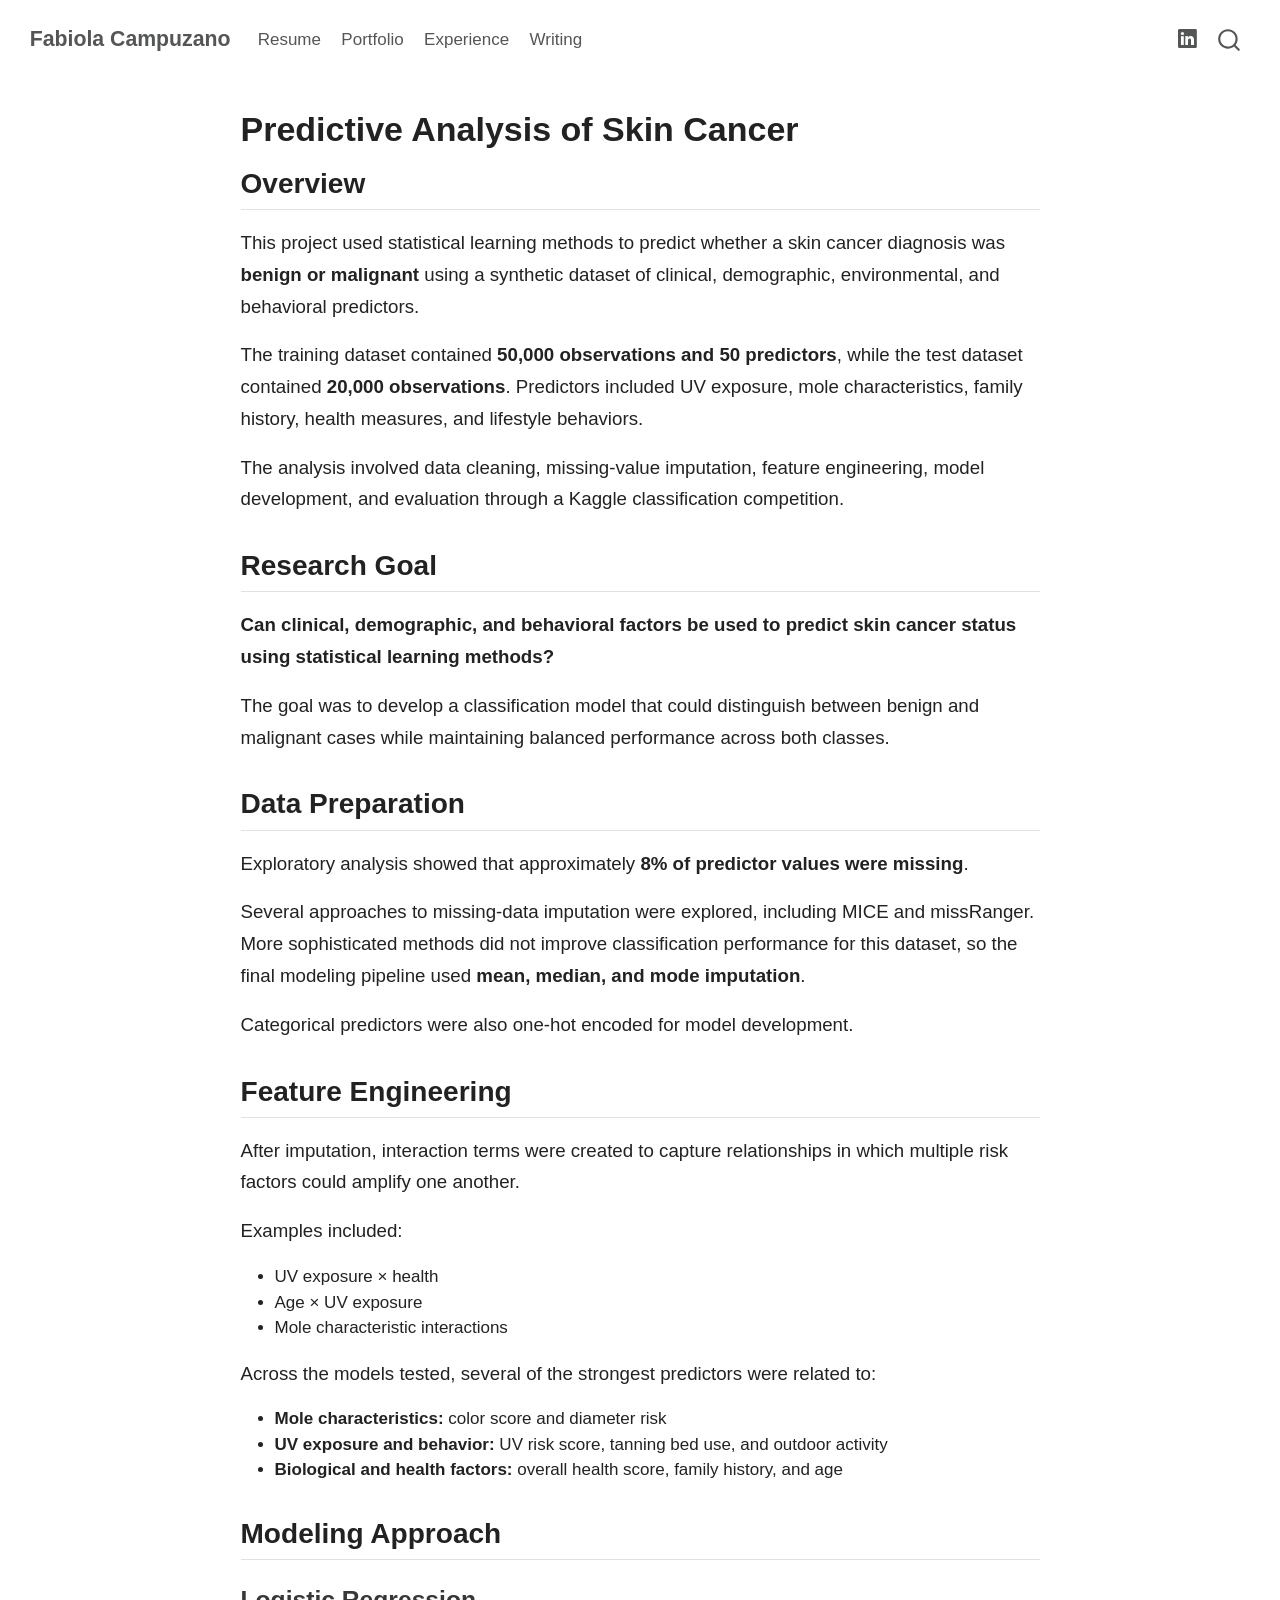
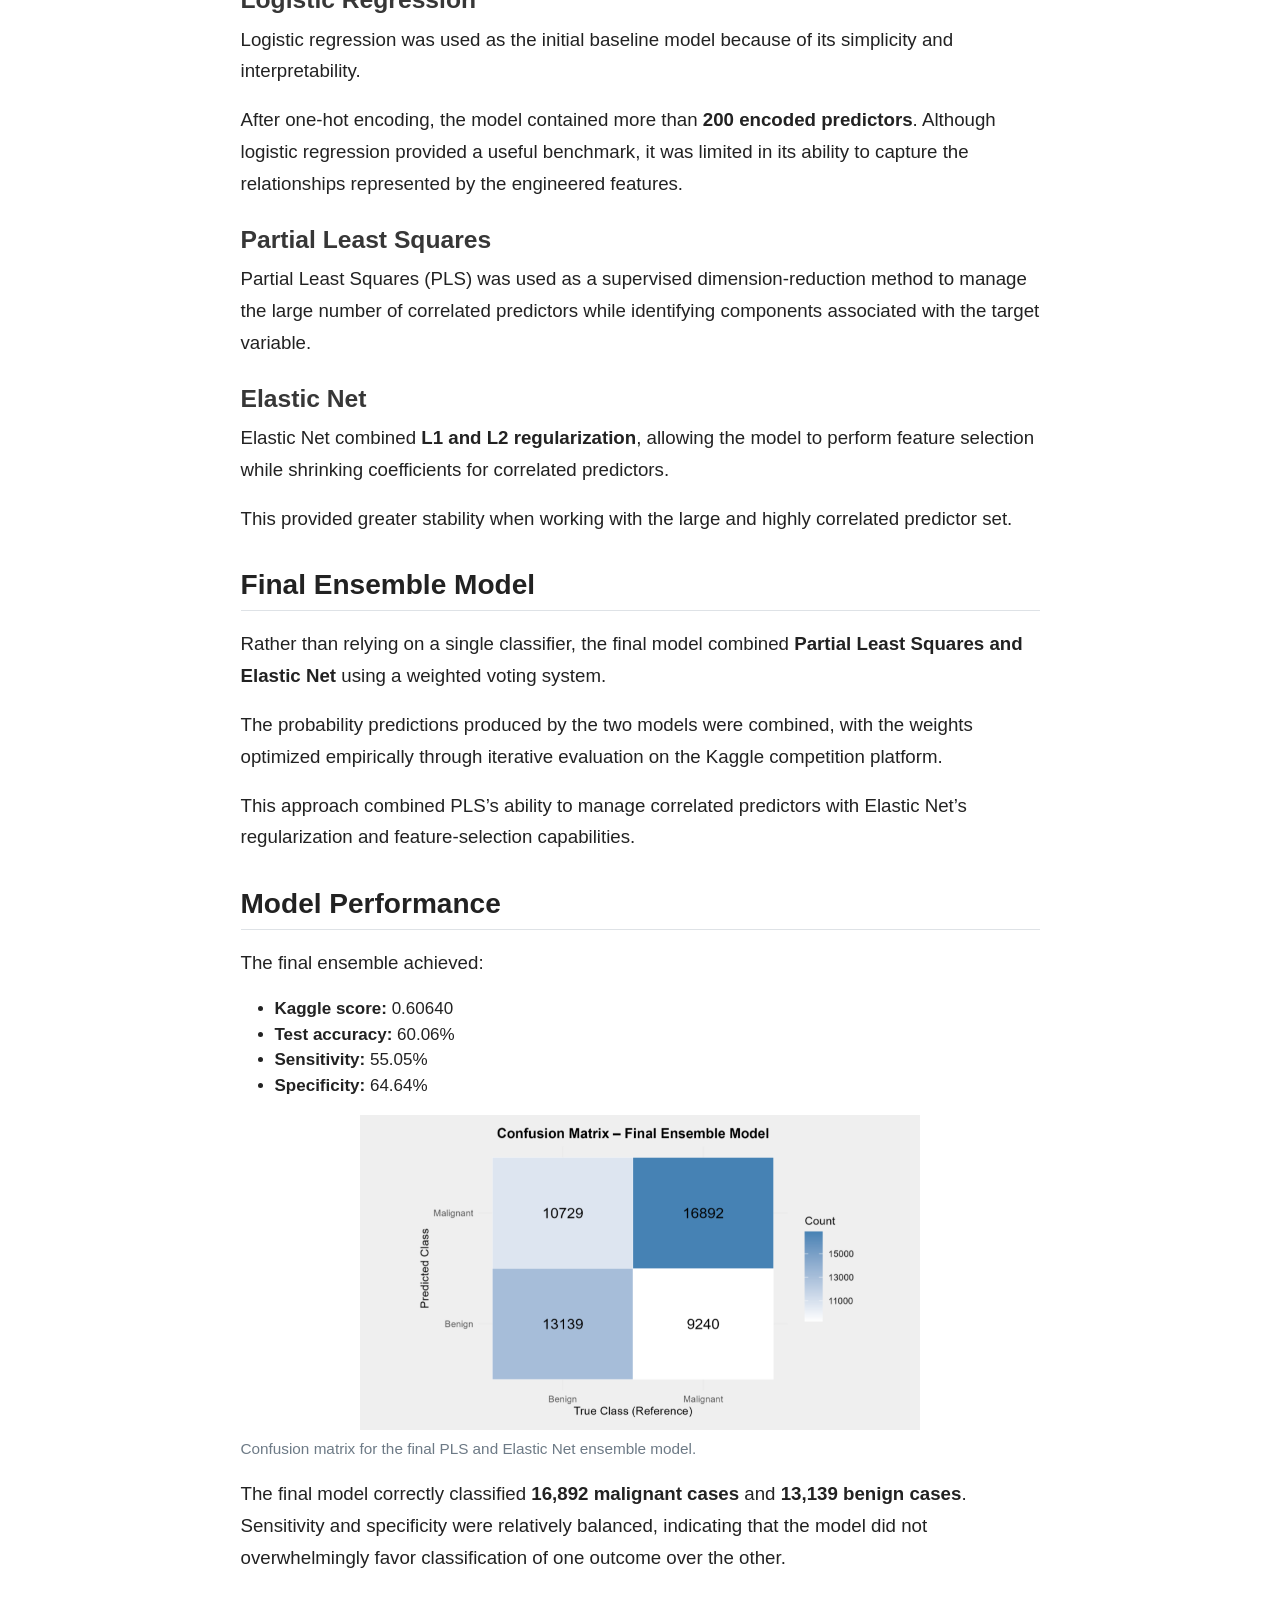
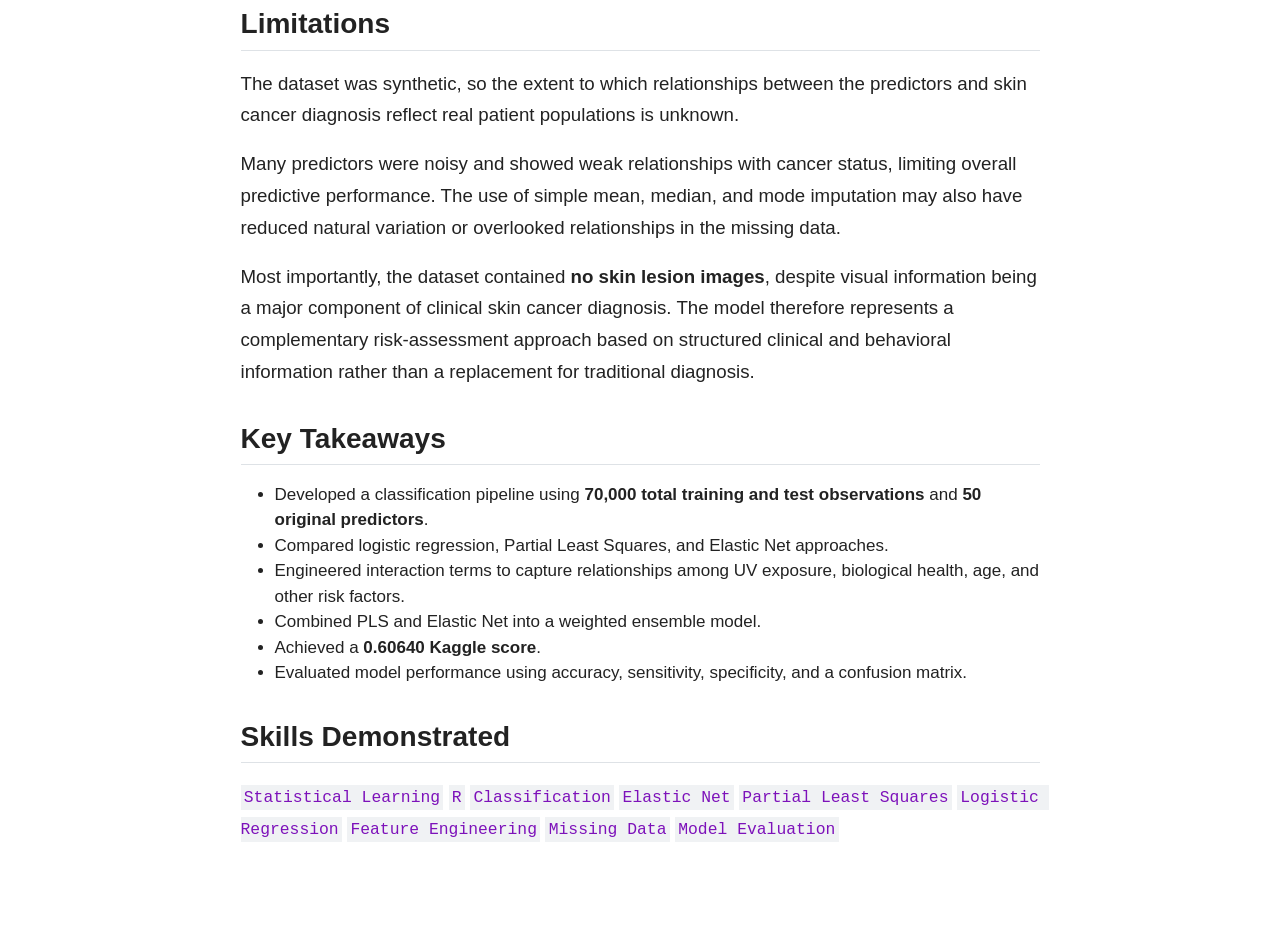
<file: docs/projects/skin-cancer.html>
<!DOCTYPE html>
<html xmlns="http://www.w3.org/1999/xhtml" lang="en" xml:lang="en"><head>

<meta charset="utf-8">
<meta name="generator" content="quarto-1.8.27">

<meta name="viewport" content="width=device-width, initial-scale=1.0, user-scalable=yes">


<title>Predictive Analysis of Skin Cancer – Fabiola Campuzano</title>
<style>
code{white-space: pre-wrap;}
span.smallcaps{font-variant: small-caps;}
div.columns{display: flex; gap: min(4vw, 1.5em);}
div.column{flex: auto; overflow-x: auto;}
div.hanging-indent{margin-left: 1.5em; text-indent: -1.5em;}
ul.task-list{list-style: none;}
ul.task-list li input[type="checkbox"] {
  width: 0.8em;
  margin: 0 0.8em 0.2em -1em; /* quarto-specific, see https://github.com/quarto-dev/quarto-cli/issues/4556 */ 
  vertical-align: middle;
}
</style>


<script src="../site_libs/quarto-nav/quarto-nav.js"></script>
<script src="../site_libs/quarto-nav/headroom.min.js"></script>
<script src="../site_libs/clipboard/clipboard.min.js"></script>
<script src="../site_libs/quarto-search/autocomplete.umd.js"></script>
<script src="../site_libs/quarto-search/fuse.min.js"></script>
<script src="../site_libs/quarto-search/quarto-search.js"></script>
<meta name="quarto:offset" content="../">
<script src="../site_libs/quarto-html/quarto.js" type="module"></script>
<script src="../site_libs/quarto-html/tabsets/tabsets.js" type="module"></script>
<script src="../site_libs/quarto-html/axe/axe-check.js" type="module"></script>
<script src="../site_libs/quarto-html/popper.min.js"></script>
<script src="../site_libs/quarto-html/tippy.umd.min.js"></script>
<script src="../site_libs/quarto-html/anchor.min.js"></script>
<link href="../site_libs/quarto-html/tippy.css" rel="stylesheet">
<link href="../site_libs/quarto-html/quarto-syntax-highlighting-ed96de9b727972fe78a7b5d16c58bf87.css" rel="stylesheet" id="quarto-text-highlighting-styles">
<script src="../site_libs/bootstrap/bootstrap.min.js"></script>
<link href="../site_libs/bootstrap/bootstrap-icons.css" rel="stylesheet">
<link href="../site_libs/bootstrap/bootstrap-5b4ad623e5705c0698d39aec6f10cf02.min.css" rel="stylesheet" append-hash="true" id="quarto-bootstrap" data-mode="light">
<script id="quarto-search-options" type="application/json">{
  "location": "navbar",
  "copy-button": false,
  "collapse-after": 3,
  "panel-placement": "end",
  "type": "overlay",
  "limit": 50,
  "keyboard-shortcut": [
    "f",
    "/",
    "s"
  ],
  "show-item-context": false,
  "language": {
    "search-no-results-text": "No results",
    "search-matching-documents-text": "matching documents",
    "search-copy-link-title": "Copy link to search",
    "search-hide-matches-text": "Hide additional matches",
    "search-more-match-text": "more match in this document",
    "search-more-matches-text": "more matches in this document",
    "search-clear-button-title": "Clear",
    "search-text-placeholder": "",
    "search-detached-cancel-button-title": "Cancel",
    "search-submit-button-title": "Submit",
    "search-label": "Search"
  }
}</script>


<link rel="stylesheet" href="../styles.css">
</head>

<body class="nav-fixed fullcontent quarto-light">

<div id="quarto-search-results"></div>
  <header id="quarto-header" class="headroom fixed-top">
    <nav class="navbar navbar-expand-lg " data-bs-theme="dark">
      <div class="navbar-container container-fluid">
      <div class="navbar-brand-container mx-auto">
    <a class="navbar-brand" href="../index.html">
    <span class="navbar-title">Fabiola Campuzano</span>
    </a>
  </div>
            <div id="quarto-search" class="" title="Search"></div>
          <button class="navbar-toggler" type="button" data-bs-toggle="collapse" data-bs-target="#navbarCollapse" aria-controls="navbarCollapse" role="menu" aria-expanded="false" aria-label="Toggle navigation" onclick="if (window.quartoToggleHeadroom) { window.quartoToggleHeadroom(); }">
  <span class="navbar-toggler-icon"></span>
</button>
          <div class="collapse navbar-collapse" id="navbarCollapse">
            <ul class="navbar-nav navbar-nav-scroll me-auto">
  <li class="nav-item">
    <a class="nav-link" href="../files/fabiola_campuzano_resume.pdf"> 
<span class="menu-text">Resume</span></a>
  </li>  
  <li class="nav-item">
    <a class="nav-link" href="../projects.html"> 
<span class="menu-text">Portfolio</span></a>
  </li>  
  <li class="nav-item">
    <a class="nav-link" href="../experience.html"> 
<span class="menu-text">Experience</span></a>
  </li>  
  <li class="nav-item">
    <a class="nav-link" href="../writing.html"> 
<span class="menu-text">Writing</span></a>
  </li>  
</ul>
            <ul class="navbar-nav navbar-nav-scroll ms-auto">
  <li class="nav-item compact">
    <a class="nav-link" href="https://www.linkedin.com/in/fabiolacampuzano/"> <i class="bi bi-linkedin" role="img">
</i> 
<span class="menu-text"></span></a>
  </li>  
</ul>
          </div> <!-- /navcollapse -->
            <div class="quarto-navbar-tools">
</div>
      </div> <!-- /container-fluid -->
    </nav>
</header>
<!-- content -->
<div id="quarto-content" class="quarto-container page-columns page-rows-contents page-layout-article page-navbar">
<!-- sidebar -->
<!-- margin-sidebar -->
    
<!-- main -->
<main class="content" id="quarto-document-content">

<header id="title-block-header" class="quarto-title-block default">
<div class="quarto-title">
<h1 class="title">Predictive Analysis of Skin Cancer</h1>
</div>



<div class="quarto-title-meta">

    
  
    
  </div>
  


</header>


<section id="overview" class="level2">
<h2 class="anchored" data-anchor-id="overview">Overview</h2>
<p>This project used statistical learning methods to predict whether a skin cancer diagnosis was <strong>benign or malignant</strong> using a synthetic dataset of clinical, demographic, environmental, and behavioral predictors.</p>
<p>The training dataset contained <strong>50,000 observations and 50 predictors</strong>, while the test dataset contained <strong>20,000 observations</strong>. Predictors included UV exposure, mole characteristics, family history, health measures, and lifestyle behaviors.</p>
<p>The analysis involved data cleaning, missing-value imputation, feature engineering, model development, and evaluation through a Kaggle classification competition.</p>
</section>
<section id="research-goal" class="level2">
<h2 class="anchored" data-anchor-id="research-goal">Research Goal</h2>
<p><strong>Can clinical, demographic, and behavioral factors be used to predict skin cancer status using statistical learning methods?</strong></p>
<p>The goal was to develop a classification model that could distinguish between benign and malignant cases while maintaining balanced performance across both classes.</p>
</section>
<section id="data-preparation" class="level2">
<h2 class="anchored" data-anchor-id="data-preparation">Data Preparation</h2>
<p>Exploratory analysis showed that approximately <strong>8% of predictor values were missing</strong>.</p>
<p>Several approaches to missing-data imputation were explored, including MICE and missRanger. More sophisticated methods did not improve classification performance for this dataset, so the final modeling pipeline used <strong>mean, median, and mode imputation</strong>.</p>
<p>Categorical predictors were also one-hot encoded for model development.</p>
</section>
<section id="feature-engineering" class="level2">
<h2 class="anchored" data-anchor-id="feature-engineering">Feature Engineering</h2>
<p>After imputation, interaction terms were created to capture relationships in which multiple risk factors could amplify one another.</p>
<p>Examples included:</p>
<ul>
<li>UV exposure × health</li>
<li>Age × UV exposure</li>
<li>Mole characteristic interactions</li>
</ul>
<p>Across the models tested, several of the strongest predictors were related to:</p>
<ul>
<li><strong>Mole characteristics:</strong> color score and diameter risk</li>
<li><strong>UV exposure and behavior:</strong> UV risk score, tanning bed use, and outdoor activity</li>
<li><strong>Biological and health factors:</strong> overall health score, family history, and age</li>
</ul>
</section>
<section id="modeling-approach" class="level2">
<h2 class="anchored" data-anchor-id="modeling-approach">Modeling Approach</h2>
<section id="logistic-regression" class="level3">
<h3 class="anchored" data-anchor-id="logistic-regression">Logistic Regression</h3>
<p>Logistic regression was used as the initial baseline model because of its simplicity and interpretability.</p>
<p>After one-hot encoding, the model contained more than <strong>200 encoded predictors</strong>. Although logistic regression provided a useful benchmark, it was limited in its ability to capture the relationships represented by the engineered features.</p>
</section>
<section id="partial-least-squares" class="level3">
<h3 class="anchored" data-anchor-id="partial-least-squares">Partial Least Squares</h3>
<p>Partial Least Squares (PLS) was used as a supervised dimension-reduction method to manage the large number of correlated predictors while identifying components associated with the target variable.</p>
</section>
<section id="elastic-net" class="level3">
<h3 class="anchored" data-anchor-id="elastic-net">Elastic Net</h3>
<p>Elastic Net combined <strong>L1 and L2 regularization</strong>, allowing the model to perform feature selection while shrinking coefficients for correlated predictors.</p>
<p>This provided greater stability when working with the large and highly correlated predictor set.</p>
</section>
</section>
<section id="final-ensemble-model" class="level2">
<h2 class="anchored" data-anchor-id="final-ensemble-model">Final Ensemble Model</h2>
<p>Rather than relying on a single classifier, the final model combined <strong>Partial Least Squares and Elastic Net</strong> using a weighted voting system.</p>
<p>The probability predictions produced by the two models were combined, with the weights optimized empirically through iterative evaluation on the Kaggle competition platform.</p>
<p>This approach combined PLS’s ability to manage correlated predictors with Elastic Net’s regularization and feature-selection capabilities.</p>
</section>
<section id="model-performance" class="level2">
<h2 class="anchored" data-anchor-id="model-performance">Model Performance</h2>
<p>The final ensemble achieved:</p>
<ul>
<li><strong>Kaggle score:</strong> 0.60640</li>
<li><strong>Test accuracy:</strong> 60.06%</li>
<li><strong>Sensitivity:</strong> 55.05%</li>
<li><strong>Specificity:</strong> 64.64%</li>
</ul>
<div class="quarto-figure quarto-figure-center">
<figure class="figure">
<p><img src="../images/skin-cancer/confusion-matrix.png" class="img-fluid figure-img" style="width:70.0%"></p>
<figcaption>Confusion matrix for the final PLS and Elastic Net ensemble model.</figcaption>
</figure>
</div>
<p>The final model correctly classified <strong>16,892 malignant cases</strong> and <strong>13,139 benign cases</strong>. Sensitivity and specificity were relatively balanced, indicating that the model did not overwhelmingly favor classification of one outcome over the other.</p>
</section>
<section id="limitations" class="level2">
<h2 class="anchored" data-anchor-id="limitations">Limitations</h2>
<p>The dataset was synthetic, so the extent to which relationships between the predictors and skin cancer diagnosis reflect real patient populations is unknown.</p>
<p>Many predictors were noisy and showed weak relationships with cancer status, limiting overall predictive performance. The use of simple mean, median, and mode imputation may also have reduced natural variation or overlooked relationships in the missing data.</p>
<p>Most importantly, the dataset contained <strong>no skin lesion images</strong>, despite visual information being a major component of clinical skin cancer diagnosis. The model therefore represents a complementary risk-assessment approach based on structured clinical and behavioral information rather than a replacement for traditional diagnosis.</p>
</section>
<section id="key-takeaways" class="level2">
<h2 class="anchored" data-anchor-id="key-takeaways">Key Takeaways</h2>
<ul>
<li>Developed a classification pipeline using <strong>70,000 total training and test observations</strong> and <strong>50 original predictors</strong>.</li>
<li>Compared logistic regression, Partial Least Squares, and Elastic Net approaches.</li>
<li>Engineered interaction terms to capture relationships among UV exposure, biological health, age, and other risk factors.</li>
<li>Combined PLS and Elastic Net into a weighted ensemble model.</li>
<li>Achieved a <strong>0.60640 Kaggle score</strong>.</li>
<li>Evaluated model performance using accuracy, sensitivity, specificity, and a confusion matrix.</li>
</ul>
</section>
<section id="skills-demonstrated" class="level2">
<h2 class="anchored" data-anchor-id="skills-demonstrated">Skills Demonstrated</h2>
<p><code>Statistical Learning</code> <code>R</code> <code>Classification</code> <code>Elastic Net</code> <code>Partial Least Squares</code> <code>Logistic Regression</code> <code>Feature Engineering</code> <code>Missing Data</code> <code>Model Evaluation</code></p>


</section>

</main> <!-- /main -->
<script id="quarto-html-after-body" type="application/javascript">
  window.document.addEventListener("DOMContentLoaded", function (event) {
    const icon = "";
    const anchorJS = new window.AnchorJS();
    anchorJS.options = {
      placement: 'right',
      icon: icon
    };
    anchorJS.add('.anchored');
    const isCodeAnnotation = (el) => {
      for (const clz of el.classList) {
        if (clz.startsWith('code-annotation-')) {                     
          return true;
        }
      }
      return false;
    }
    const onCopySuccess = function(e) {
      // button target
      const button = e.trigger;
      // don't keep focus
      button.blur();
      // flash "checked"
      button.classList.add('code-copy-button-checked');
      var currentTitle = button.getAttribute("title");
      button.setAttribute("title", "Copied!");
      let tooltip;
      if (window.bootstrap) {
        button.setAttribute("data-bs-toggle", "tooltip");
        button.setAttribute("data-bs-placement", "left");
        button.setAttribute("data-bs-title", "Copied!");
        tooltip = new bootstrap.Tooltip(button, 
          { trigger: "manual", 
            customClass: "code-copy-button-tooltip",
            offset: [0, -8]});
        tooltip.show();    
      }
      setTimeout(function() {
        if (tooltip) {
          tooltip.hide();
          button.removeAttribute("data-bs-title");
          button.removeAttribute("data-bs-toggle");
          button.removeAttribute("data-bs-placement");
        }
        button.setAttribute("title", currentTitle);
        button.classList.remove('code-copy-button-checked');
      }, 1000);
      // clear code selection
      e.clearSelection();
    }
    const getTextToCopy = function(trigger) {
      const outerScaffold = trigger.parentElement.cloneNode(true);
      const codeEl = outerScaffold.querySelector('code');
      for (const childEl of codeEl.children) {
        if (isCodeAnnotation(childEl)) {
          childEl.remove();
        }
      }
      return codeEl.innerText;
    }
    const clipboard = new window.ClipboardJS('.code-copy-button:not([data-in-quarto-modal])', {
      text: getTextToCopy
    });
    clipboard.on('success', onCopySuccess);
    if (window.document.getElementById('quarto-embedded-source-code-modal')) {
      const clipboardModal = new window.ClipboardJS('.code-copy-button[data-in-quarto-modal]', {
        text: getTextToCopy,
        container: window.document.getElementById('quarto-embedded-source-code-modal')
      });
      clipboardModal.on('success', onCopySuccess);
    }
      var localhostRegex = new RegExp(/^(?:http|https):\/\/localhost\:?[0-9]*\//);
      var mailtoRegex = new RegExp(/^mailto:/);
        var filterRegex = new RegExp('/' + window.location.host + '/');
      var isInternal = (href) => {
          return filterRegex.test(href) || localhostRegex.test(href) || mailtoRegex.test(href);
      }
      // Inspect non-navigation links and adorn them if external
     var links = window.document.querySelectorAll('a[href]:not(.nav-link):not(.navbar-brand):not(.toc-action):not(.sidebar-link):not(.sidebar-item-toggle):not(.pagination-link):not(.no-external):not([aria-hidden]):not(.dropdown-item):not(.quarto-navigation-tool):not(.about-link)');
      for (var i=0; i<links.length; i++) {
        const link = links[i];
        if (!isInternal(link.href)) {
          // undo the damage that might have been done by quarto-nav.js in the case of
          // links that we want to consider external
          if (link.dataset.originalHref !== undefined) {
            link.href = link.dataset.originalHref;
          }
        }
      }
    function tippyHover(el, contentFn, onTriggerFn, onUntriggerFn) {
      const config = {
        allowHTML: true,
        maxWidth: 500,
        delay: 100,
        arrow: false,
        appendTo: function(el) {
            return el.parentElement;
        },
        interactive: true,
        interactiveBorder: 10,
        theme: 'quarto',
        placement: 'bottom-start',
      };
      if (contentFn) {
        config.content = contentFn;
      }
      if (onTriggerFn) {
        config.onTrigger = onTriggerFn;
      }
      if (onUntriggerFn) {
        config.onUntrigger = onUntriggerFn;
      }
      window.tippy(el, config); 
    }
    const noterefs = window.document.querySelectorAll('a[role="doc-noteref"]');
    for (var i=0; i<noterefs.length; i++) {
      const ref = noterefs[i];
      tippyHover(ref, function() {
        // use id or data attribute instead here
        let href = ref.getAttribute('data-footnote-href') || ref.getAttribute('href');
        try { href = new URL(href).hash; } catch {}
        const id = href.replace(/^#\/?/, "");
        const note = window.document.getElementById(id);
        if (note) {
          return note.innerHTML;
        } else {
          return "";
        }
      });
    }
    const xrefs = window.document.querySelectorAll('a.quarto-xref');
    const processXRef = (id, note) => {
      // Strip column container classes
      const stripColumnClz = (el) => {
        el.classList.remove("page-full", "page-columns");
        if (el.children) {
          for (const child of el.children) {
            stripColumnClz(child);
          }
        }
      }
      stripColumnClz(note)
      if (id === null || id.startsWith('sec-')) {
        // Special case sections, only their first couple elements
        const container = document.createElement("div");
        if (note.children && note.children.length > 2) {
          container.appendChild(note.children[0].cloneNode(true));
          for (let i = 1; i < note.children.length; i++) {
            const child = note.children[i];
            if (child.tagName === "P" && child.innerText === "") {
              continue;
            } else {
              container.appendChild(child.cloneNode(true));
              break;
            }
          }
          if (window.Quarto?.typesetMath) {
            window.Quarto.typesetMath(container);
          }
          return container.innerHTML
        } else {
          if (window.Quarto?.typesetMath) {
            window.Quarto.typesetMath(note);
          }
          return note.innerHTML;
        }
      } else {
        // Remove any anchor links if they are present
        const anchorLink = note.querySelector('a.anchorjs-link');
        if (anchorLink) {
          anchorLink.remove();
        }
        if (window.Quarto?.typesetMath) {
          window.Quarto.typesetMath(note);
        }
        if (note.classList.contains("callout")) {
          return note.outerHTML;
        } else {
          return note.innerHTML;
        }
      }
    }
    for (var i=0; i<xrefs.length; i++) {
      const xref = xrefs[i];
      tippyHover(xref, undefined, function(instance) {
        instance.disable();
        let url = xref.getAttribute('href');
        let hash = undefined; 
        if (url.startsWith('#')) {
          hash = url;
        } else {
          try { hash = new URL(url).hash; } catch {}
        }
        if (hash) {
          const id = hash.replace(/^#\/?/, "");
          const note = window.document.getElementById(id);
          if (note !== null) {
            try {
              const html = processXRef(id, note.cloneNode(true));
              instance.setContent(html);
            } finally {
              instance.enable();
              instance.show();
            }
          } else {
            // See if we can fetch this
            fetch(url.split('#')[0])
            .then(res => res.text())
            .then(html => {
              const parser = new DOMParser();
              const htmlDoc = parser.parseFromString(html, "text/html");
              const note = htmlDoc.getElementById(id);
              if (note !== null) {
                const html = processXRef(id, note);
                instance.setContent(html);
              } 
            }).finally(() => {
              instance.enable();
              instance.show();
            });
          }
        } else {
          // See if we can fetch a full url (with no hash to target)
          // This is a special case and we should probably do some content thinning / targeting
          fetch(url)
          .then(res => res.text())
          .then(html => {
            const parser = new DOMParser();
            const htmlDoc = parser.parseFromString(html, "text/html");
            const note = htmlDoc.querySelector('main.content');
            if (note !== null) {
              // This should only happen for chapter cross references
              // (since there is no id in the URL)
              // remove the first header
              if (note.children.length > 0 && note.children[0].tagName === "HEADER") {
                note.children[0].remove();
              }
              const html = processXRef(null, note);
              instance.setContent(html);
            } 
          }).finally(() => {
            instance.enable();
            instance.show();
          });
        }
      }, function(instance) {
      });
    }
        let selectedAnnoteEl;
        const selectorForAnnotation = ( cell, annotation) => {
          let cellAttr = 'data-code-cell="' + cell + '"';
          let lineAttr = 'data-code-annotation="' +  annotation + '"';
          const selector = 'span[' + cellAttr + '][' + lineAttr + ']';
          return selector;
        }
        const selectCodeLines = (annoteEl) => {
          const doc = window.document;
          const targetCell = annoteEl.getAttribute("data-target-cell");
          const targetAnnotation = annoteEl.getAttribute("data-target-annotation");
          const annoteSpan = window.document.querySelector(selectorForAnnotation(targetCell, targetAnnotation));
          const lines = annoteSpan.getAttribute("data-code-lines").split(",");
          const lineIds = lines.map((line) => {
            return targetCell + "-" + line;
          })
          let top = null;
          let height = null;
          let parent = null;
          if (lineIds.length > 0) {
              //compute the position of the single el (top and bottom and make a div)
              const el = window.document.getElementById(lineIds[0]);
              top = el.offsetTop;
              height = el.offsetHeight;
              parent = el.parentElement.parentElement;
            if (lineIds.length > 1) {
              const lastEl = window.document.getElementById(lineIds[lineIds.length - 1]);
              const bottom = lastEl.offsetTop + lastEl.offsetHeight;
              height = bottom - top;
            }
            if (top !== null && height !== null && parent !== null) {
              // cook up a div (if necessary) and position it 
              let div = window.document.getElementById("code-annotation-line-highlight");
              if (div === null) {
                div = window.document.createElement("div");
                div.setAttribute("id", "code-annotation-line-highlight");
                div.style.position = 'absolute';
                parent.appendChild(div);
              }
              div.style.top = top - 2 + "px";
              div.style.height = height + 4 + "px";
              div.style.left = 0;
              let gutterDiv = window.document.getElementById("code-annotation-line-highlight-gutter");
              if (gutterDiv === null) {
                gutterDiv = window.document.createElement("div");
                gutterDiv.setAttribute("id", "code-annotation-line-highlight-gutter");
                gutterDiv.style.position = 'absolute';
                const codeCell = window.document.getElementById(targetCell);
                const gutter = codeCell.querySelector('.code-annotation-gutter');
                gutter.appendChild(gutterDiv);
              }
              gutterDiv.style.top = top - 2 + "px";
              gutterDiv.style.height = height + 4 + "px";
            }
            selectedAnnoteEl = annoteEl;
          }
        };
        const unselectCodeLines = () => {
          const elementsIds = ["code-annotation-line-highlight", "code-annotation-line-highlight-gutter"];
          elementsIds.forEach((elId) => {
            const div = window.document.getElementById(elId);
            if (div) {
              div.remove();
            }
          });
          selectedAnnoteEl = undefined;
        };
          // Handle positioning of the toggle
      window.addEventListener(
        "resize",
        throttle(() => {
          elRect = undefined;
          if (selectedAnnoteEl) {
            selectCodeLines(selectedAnnoteEl);
          }
        }, 10)
      );
      function throttle(fn, ms) {
      let throttle = false;
      let timer;
        return (...args) => {
          if(!throttle) { // first call gets through
              fn.apply(this, args);
              throttle = true;
          } else { // all the others get throttled
              if(timer) clearTimeout(timer); // cancel #2
              timer = setTimeout(() => {
                fn.apply(this, args);
                timer = throttle = false;
              }, ms);
          }
        };
      }
        // Attach click handler to the DT
        const annoteDls = window.document.querySelectorAll('dt[data-target-cell]');
        for (const annoteDlNode of annoteDls) {
          annoteDlNode.addEventListener('click', (event) => {
            const clickedEl = event.target;
            if (clickedEl !== selectedAnnoteEl) {
              unselectCodeLines();
              const activeEl = window.document.querySelector('dt[data-target-cell].code-annotation-active');
              if (activeEl) {
                activeEl.classList.remove('code-annotation-active');
              }
              selectCodeLines(clickedEl);
              clickedEl.classList.add('code-annotation-active');
            } else {
              // Unselect the line
              unselectCodeLines();
              clickedEl.classList.remove('code-annotation-active');
            }
          });
        }
    const findCites = (el) => {
      const parentEl = el.parentElement;
      if (parentEl) {
        const cites = parentEl.dataset.cites;
        if (cites) {
          return {
            el,
            cites: cites.split(' ')
          };
        } else {
          return findCites(el.parentElement)
        }
      } else {
        return undefined;
      }
    };
    var bibliorefs = window.document.querySelectorAll('a[role="doc-biblioref"]');
    for (var i=0; i<bibliorefs.length; i++) {
      const ref = bibliorefs[i];
      const citeInfo = findCites(ref);
      if (citeInfo) {
        tippyHover(citeInfo.el, function() {
          var popup = window.document.createElement('div');
          citeInfo.cites.forEach(function(cite) {
            var citeDiv = window.document.createElement('div');
            citeDiv.classList.add('hanging-indent');
            citeDiv.classList.add('csl-entry');
            var biblioDiv = window.document.getElementById('ref-' + cite);
            if (biblioDiv) {
              citeDiv.innerHTML = biblioDiv.innerHTML;
            }
            popup.appendChild(citeDiv);
          });
          return popup.innerHTML;
        });
      }
    }
  });
  </script>
</div> <!-- /content -->




</body></html>
</file>
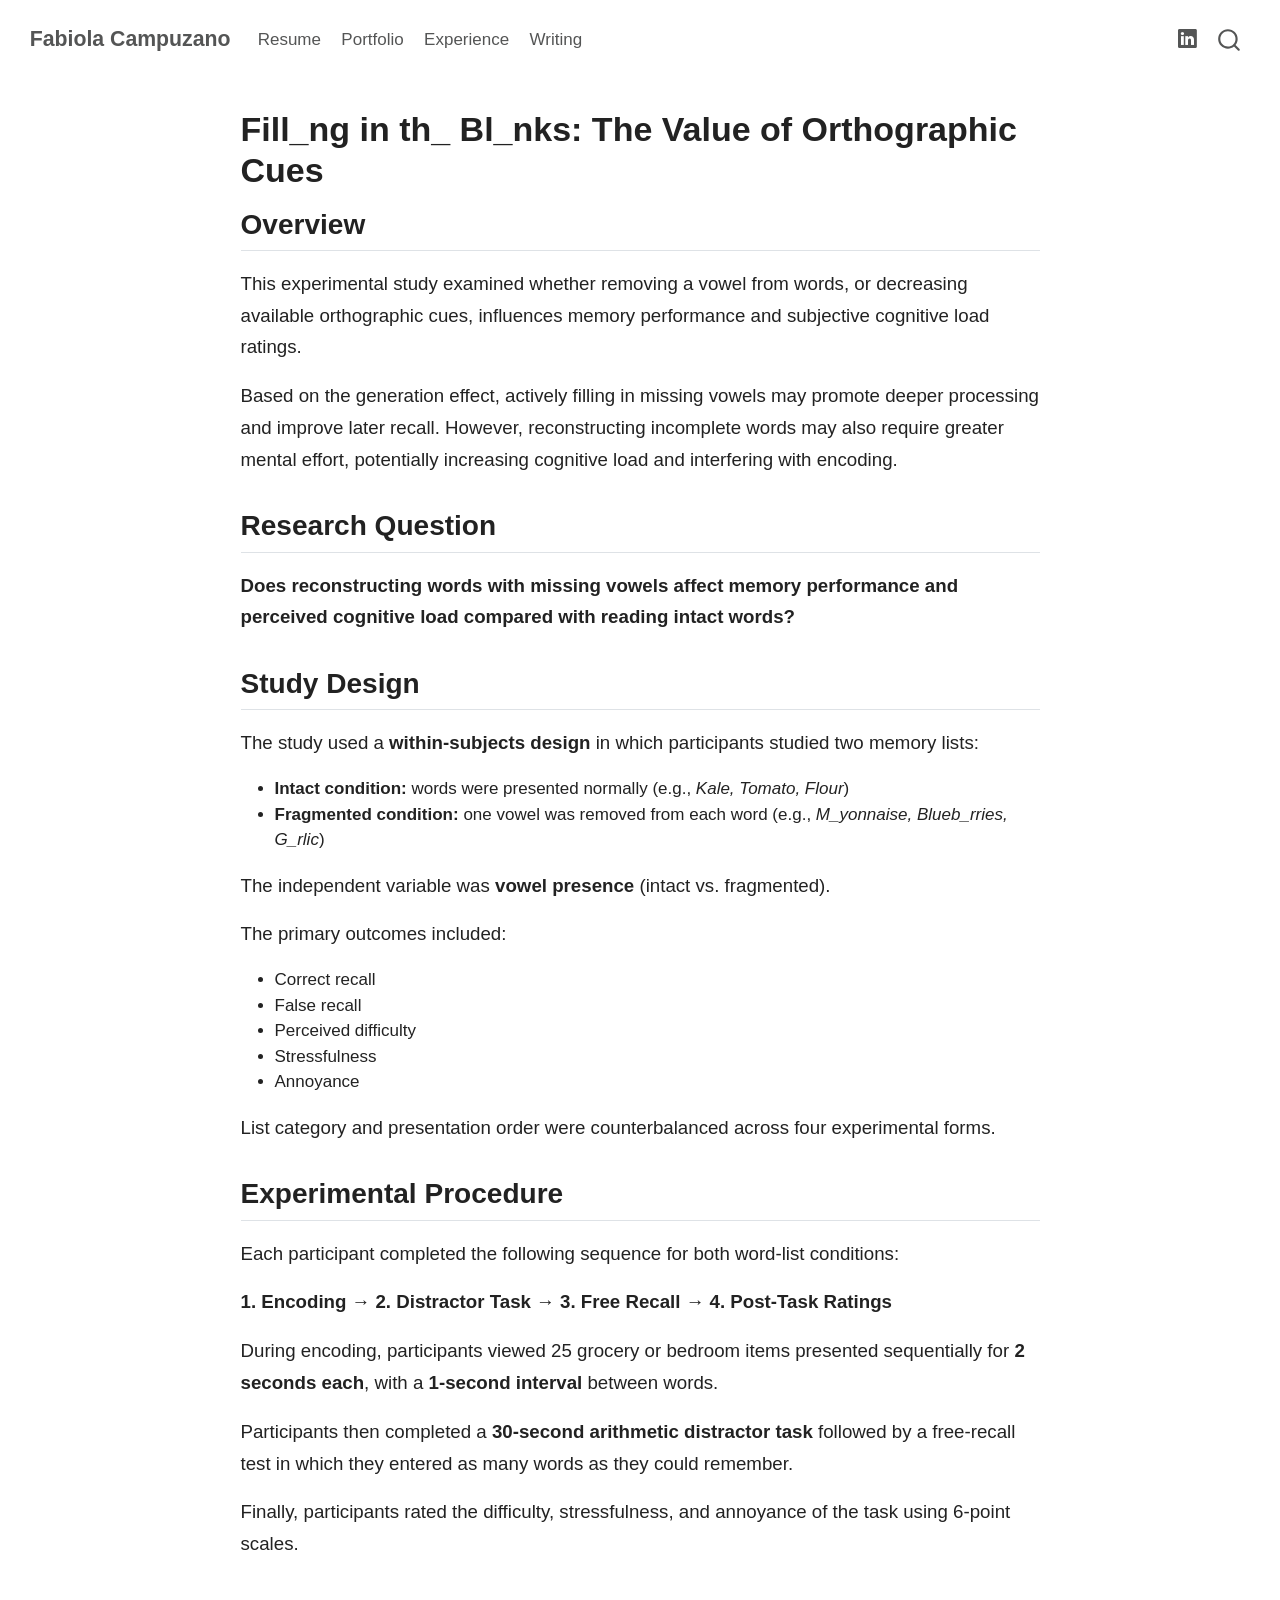
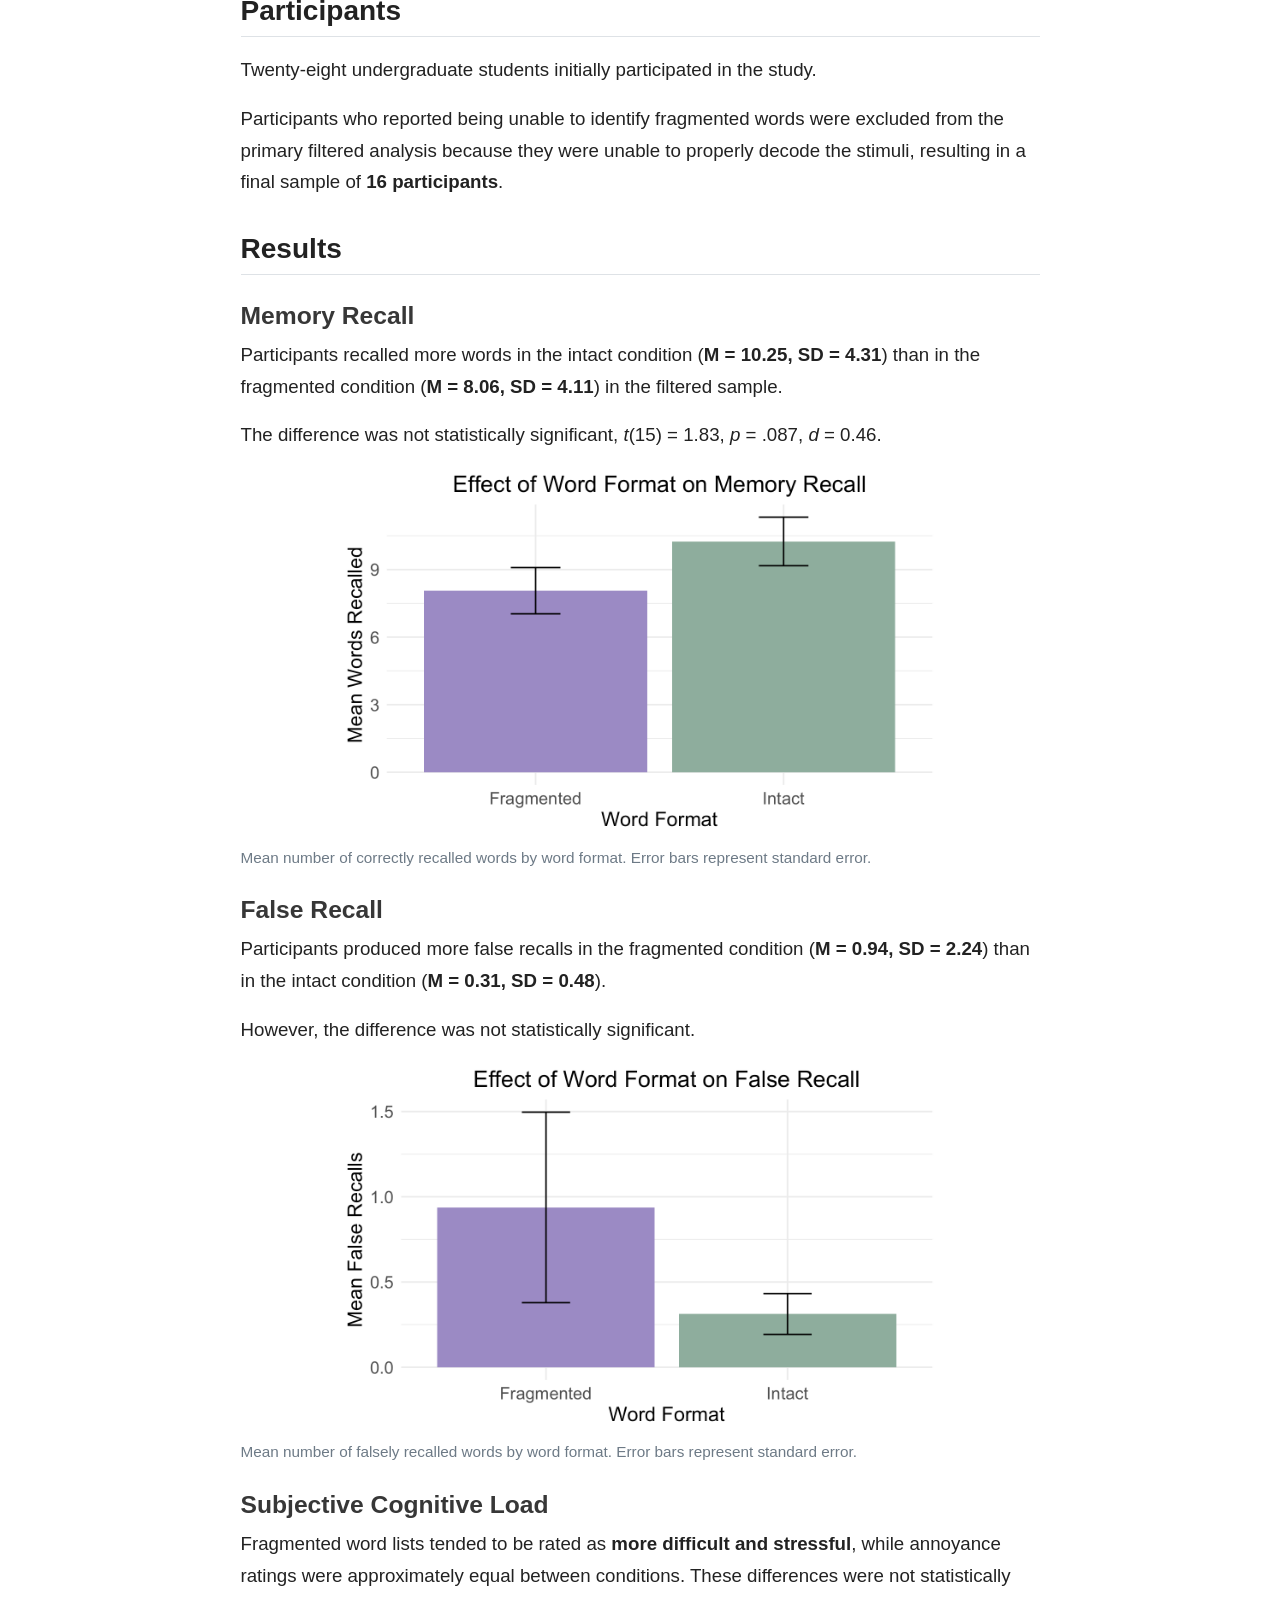
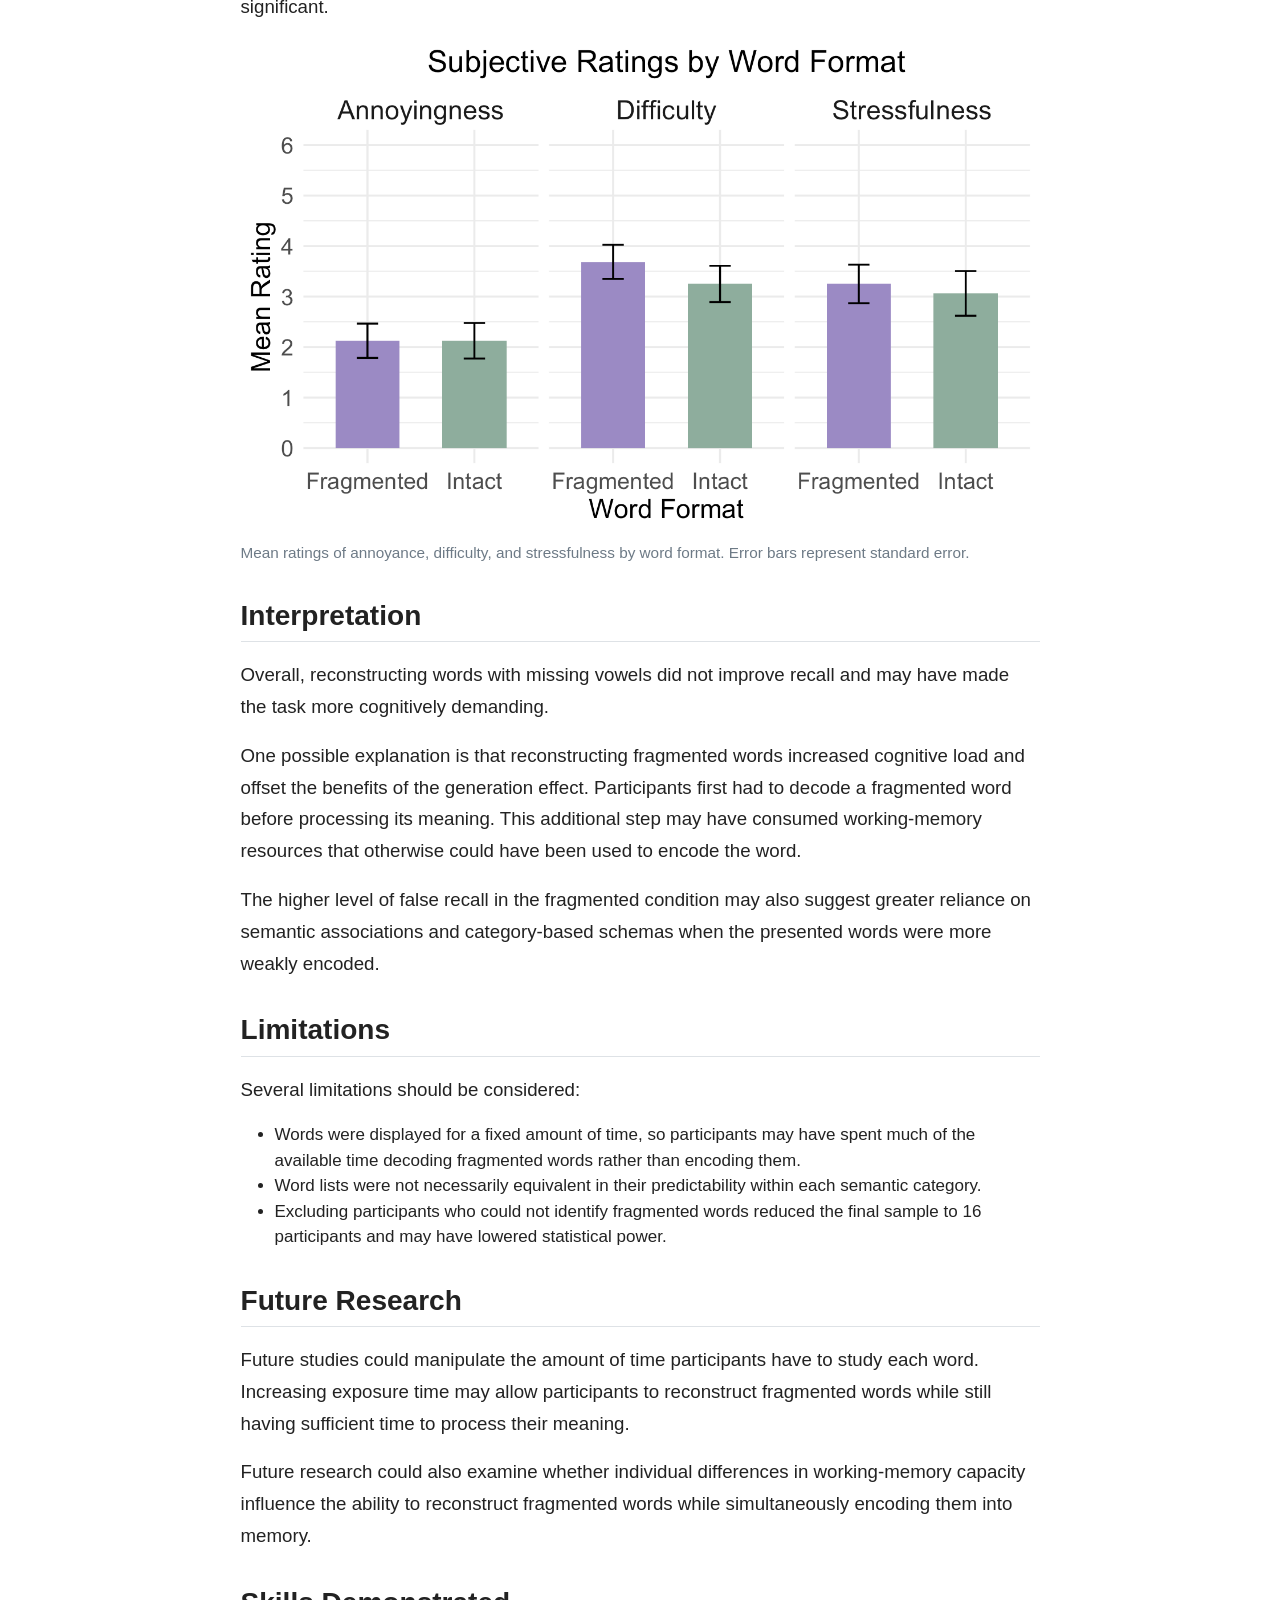
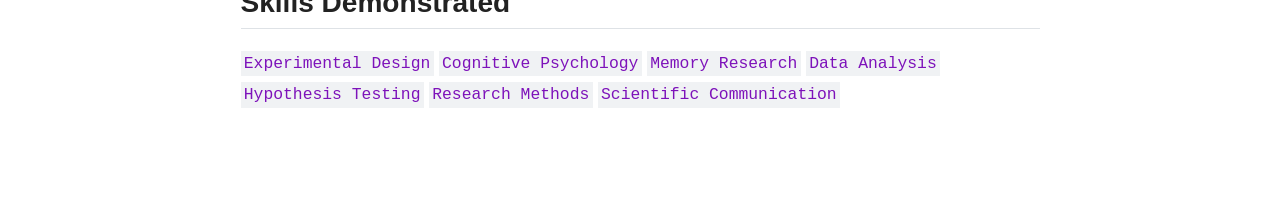
<file: docs/projects/word-format-memory.html>
<!DOCTYPE html>
<html xmlns="http://www.w3.org/1999/xhtml" lang="en" xml:lang="en"><head>

<meta charset="utf-8">
<meta name="generator" content="quarto-1.8.27">

<meta name="viewport" content="width=device-width, initial-scale=1.0, user-scalable=yes">


<title>Fill_ng in th_ Bl_nks: The Value of Orthographic Cues – Fabiola Campuzano</title>
<style>
code{white-space: pre-wrap;}
span.smallcaps{font-variant: small-caps;}
div.columns{display: flex; gap: min(4vw, 1.5em);}
div.column{flex: auto; overflow-x: auto;}
div.hanging-indent{margin-left: 1.5em; text-indent: -1.5em;}
ul.task-list{list-style: none;}
ul.task-list li input[type="checkbox"] {
  width: 0.8em;
  margin: 0 0.8em 0.2em -1em; /* quarto-specific, see https://github.com/quarto-dev/quarto-cli/issues/4556 */ 
  vertical-align: middle;
}
</style>


<script src="../site_libs/quarto-nav/quarto-nav.js"></script>
<script src="../site_libs/quarto-nav/headroom.min.js"></script>
<script src="../site_libs/clipboard/clipboard.min.js"></script>
<script src="../site_libs/quarto-search/autocomplete.umd.js"></script>
<script src="../site_libs/quarto-search/fuse.min.js"></script>
<script src="../site_libs/quarto-search/quarto-search.js"></script>
<meta name="quarto:offset" content="../">
<script src="../site_libs/quarto-html/quarto.js" type="module"></script>
<script src="../site_libs/quarto-html/tabsets/tabsets.js" type="module"></script>
<script src="../site_libs/quarto-html/axe/axe-check.js" type="module"></script>
<script src="../site_libs/quarto-html/popper.min.js"></script>
<script src="../site_libs/quarto-html/tippy.umd.min.js"></script>
<script src="../site_libs/quarto-html/anchor.min.js"></script>
<link href="../site_libs/quarto-html/tippy.css" rel="stylesheet">
<link href="../site_libs/quarto-html/quarto-syntax-highlighting-ed96de9b727972fe78a7b5d16c58bf87.css" rel="stylesheet" id="quarto-text-highlighting-styles">
<script src="../site_libs/bootstrap/bootstrap.min.js"></script>
<link href="../site_libs/bootstrap/bootstrap-icons.css" rel="stylesheet">
<link href="../site_libs/bootstrap/bootstrap-5b4ad623e5705c0698d39aec6f10cf02.min.css" rel="stylesheet" append-hash="true" id="quarto-bootstrap" data-mode="light">
<script id="quarto-search-options" type="application/json">{
  "location": "navbar",
  "copy-button": false,
  "collapse-after": 3,
  "panel-placement": "end",
  "type": "overlay",
  "limit": 50,
  "keyboard-shortcut": [
    "f",
    "/",
    "s"
  ],
  "show-item-context": false,
  "language": {
    "search-no-results-text": "No results",
    "search-matching-documents-text": "matching documents",
    "search-copy-link-title": "Copy link to search",
    "search-hide-matches-text": "Hide additional matches",
    "search-more-match-text": "more match in this document",
    "search-more-matches-text": "more matches in this document",
    "search-clear-button-title": "Clear",
    "search-text-placeholder": "",
    "search-detached-cancel-button-title": "Cancel",
    "search-submit-button-title": "Submit",
    "search-label": "Search"
  }
}</script>


<link rel="stylesheet" href="../styles.css">
</head>

<body class="nav-fixed fullcontent quarto-light">

<div id="quarto-search-results"></div>
  <header id="quarto-header" class="headroom fixed-top">
    <nav class="navbar navbar-expand-lg " data-bs-theme="dark">
      <div class="navbar-container container-fluid">
      <div class="navbar-brand-container mx-auto">
    <a class="navbar-brand" href="../index.html">
    <span class="navbar-title">Fabiola Campuzano</span>
    </a>
  </div>
            <div id="quarto-search" class="" title="Search"></div>
          <button class="navbar-toggler" type="button" data-bs-toggle="collapse" data-bs-target="#navbarCollapse" aria-controls="navbarCollapse" role="menu" aria-expanded="false" aria-label="Toggle navigation" onclick="if (window.quartoToggleHeadroom) { window.quartoToggleHeadroom(); }">
  <span class="navbar-toggler-icon"></span>
</button>
          <div class="collapse navbar-collapse" id="navbarCollapse">
            <ul class="navbar-nav navbar-nav-scroll me-auto">
  <li class="nav-item">
    <a class="nav-link" href="../files/fabiola_campuzano_resume.pdf"> 
<span class="menu-text">Resume</span></a>
  </li>  
  <li class="nav-item">
    <a class="nav-link" href="../projects.html"> 
<span class="menu-text">Portfolio</span></a>
  </li>  
  <li class="nav-item">
    <a class="nav-link" href="../experience.html"> 
<span class="menu-text">Experience</span></a>
  </li>  
  <li class="nav-item">
    <a class="nav-link" href="../writing.html"> 
<span class="menu-text">Writing</span></a>
  </li>  
</ul>
            <ul class="navbar-nav navbar-nav-scroll ms-auto">
  <li class="nav-item compact">
    <a class="nav-link" href="https://www.linkedin.com/in/fabiolacampuzano/"> <i class="bi bi-linkedin" role="img">
</i> 
<span class="menu-text"></span></a>
  </li>  
</ul>
          </div> <!-- /navcollapse -->
            <div class="quarto-navbar-tools">
</div>
      </div> <!-- /container-fluid -->
    </nav>
</header>
<!-- content -->
<div id="quarto-content" class="quarto-container page-columns page-rows-contents page-layout-article page-navbar">
<!-- sidebar -->
<!-- margin-sidebar -->
    
<!-- main -->
<main class="content" id="quarto-document-content">

<header id="title-block-header" class="quarto-title-block default">
<div class="quarto-title">
<h1 class="title">Fill_ng in th_ Bl_nks: The Value of Orthographic Cues</h1>
</div>



<div class="quarto-title-meta">

    
  
    
  </div>
  


</header>


<section id="overview" class="level2">
<h2 class="anchored" data-anchor-id="overview">Overview</h2>
<p>This experimental study examined whether removing a vowel from words, or decreasing available orthographic cues, influences memory performance and subjective cognitive load ratings.</p>
<p>Based on the generation effect, actively filling in missing vowels may promote deeper processing and improve later recall. However, reconstructing incomplete words may also require greater mental effort, potentially increasing cognitive load and interfering with encoding.</p>
</section>
<section id="research-question" class="level2">
<h2 class="anchored" data-anchor-id="research-question">Research Question</h2>
<p><strong>Does reconstructing words with missing vowels affect memory performance and perceived cognitive load compared with reading intact words?</strong></p>
</section>
<section id="study-design" class="level2">
<h2 class="anchored" data-anchor-id="study-design">Study Design</h2>
<p>The study used a <strong>within-subjects design</strong> in which participants studied two memory lists:</p>
<ul>
<li><strong>Intact condition:</strong> words were presented normally (e.g., <em>Kale, Tomato, Flour</em>)</li>
<li><strong>Fragmented condition:</strong> one vowel was removed from each word (e.g., <em>M_yonnaise, Blueb_rries, G_rlic</em>)</li>
</ul>
<p>The independent variable was <strong>vowel presence</strong> (intact vs.&nbsp;fragmented).</p>
<p>The primary outcomes included:</p>
<ul>
<li>Correct recall</li>
<li>False recall</li>
<li>Perceived difficulty</li>
<li>Stressfulness</li>
<li>Annoyance</li>
</ul>
<p>List category and presentation order were counterbalanced across four experimental forms.</p>
</section>
<section id="experimental-procedure" class="level2">
<h2 class="anchored" data-anchor-id="experimental-procedure">Experimental Procedure</h2>
<p>Each participant completed the following sequence for both word-list conditions:</p>
<p><strong>1. Encoding → 2. Distractor Task → 3. Free Recall → 4. Post-Task Ratings</strong></p>
<p>During encoding, participants viewed 25 grocery or bedroom items presented sequentially for <strong>2 seconds each</strong>, with a <strong>1-second interval</strong> between words.</p>
<p>Participants then completed a <strong>30-second arithmetic distractor task</strong> followed by a free-recall test in which they entered as many words as they could remember.</p>
<p>Finally, participants rated the difficulty, stressfulness, and annoyance of the task using 6-point scales.</p>
</section>
<section id="participants" class="level2">
<h2 class="anchored" data-anchor-id="participants">Participants</h2>
<p>Twenty-eight undergraduate students initially participated in the study.</p>
<p>Participants who reported being unable to identify fragmented words were excluded from the primary filtered analysis because they were unable to properly decode the stimuli, resulting in a final sample of <strong>16 participants</strong>.</p>
</section>
<section id="results" class="level2">
<h2 class="anchored" data-anchor-id="results">Results</h2>
<section id="memory-recall" class="level3">
<h3 class="anchored" data-anchor-id="memory-recall">Memory Recall</h3>
<p>Participants recalled more words in the intact condition (<strong>M = 10.25, SD = 4.31</strong>) than in the fragmented condition (<strong>M = 8.06, SD = 4.11</strong>) in the filtered sample.</p>
<p>The difference was not statistically significant, <em>t</em>(15) = 1.83, <em>p</em> = .087, <em>d</em> = 0.46.</p>
<div class="quarto-figure quarto-figure-center">
<figure class="figure">
<p><img src="../images/word-format/filtered-memory-recall.png" class="img-fluid figure-img" style="width:75.0%"></p>
<figcaption>Mean number of correctly recalled words by word format. Error bars represent standard error.</figcaption>
</figure>
</div>
</section>
<section id="false-recall" class="level3">
<h3 class="anchored" data-anchor-id="false-recall">False Recall</h3>
<p>Participants produced more false recalls in the fragmented condition (<strong>M = 0.94, SD = 2.24</strong>) than in the intact condition (<strong>M = 0.31, SD = 0.48</strong>).</p>
<p>However, the difference was not statistically significant.</p>
<div class="quarto-figure quarto-figure-center">
<figure class="figure">
<p><img src="../images/word-format/false-recall.png" class="img-fluid figure-img" style="width:75.0%"></p>
<figcaption>Mean number of falsely recalled words by word format. Error bars represent standard error.</figcaption>
</figure>
</div>
</section>
<section id="subjective-cognitive-load" class="level3">
<h3 class="anchored" data-anchor-id="subjective-cognitive-load">Subjective Cognitive Load</h3>
<p>Fragmented word lists tended to be rated as <strong>more difficult and stressful</strong>, while annoyance ratings were approximately equal between conditions. These differences were not statistically significant.</p>
<div class="quarto-figure quarto-figure-center">
<figure class="figure">
<p><img src="../images/word-format/subjective-rate.png" class="img-fluid figure-img"></p>
<figcaption>Mean ratings of annoyance, difficulty, and stressfulness by word format. Error bars represent standard error.</figcaption>
</figure>
</div>
</section>
</section>
<section id="interpretation" class="level2">
<h2 class="anchored" data-anchor-id="interpretation">Interpretation</h2>
<p>Overall, reconstructing words with missing vowels did not improve recall and may have made the task more cognitively demanding.</p>
<p>One possible explanation is that reconstructing fragmented words increased cognitive load and offset the benefits of the generation effect. Participants first had to decode a fragmented word before processing its meaning. This additional step may have consumed working-memory resources that otherwise could have been used to encode the word.</p>
<p>The higher level of false recall in the fragmented condition may also suggest greater reliance on semantic associations and category-based schemas when the presented words were more weakly encoded.</p>
</section>
<section id="limitations" class="level2">
<h2 class="anchored" data-anchor-id="limitations">Limitations</h2>
<p>Several limitations should be considered:</p>
<ul>
<li>Words were displayed for a fixed amount of time, so participants may have spent much of the available time decoding fragmented words rather than encoding them.</li>
<li>Word lists were not necessarily equivalent in their predictability within each semantic category.</li>
<li>Excluding participants who could not identify fragmented words reduced the final sample to 16 participants and may have lowered statistical power.</li>
</ul>
</section>
<section id="future-research" class="level2">
<h2 class="anchored" data-anchor-id="future-research">Future Research</h2>
<p>Future studies could manipulate the amount of time participants have to study each word. Increasing exposure time may allow participants to reconstruct fragmented words while still having sufficient time to process their meaning.</p>
<p>Future research could also examine whether individual differences in working-memory capacity influence the ability to reconstruct fragmented words while simultaneously encoding them into memory.</p>
</section>
<section id="skills-demonstrated" class="level2">
<h2 class="anchored" data-anchor-id="skills-demonstrated">Skills Demonstrated</h2>
<p><code>Experimental Design</code> <code>Cognitive Psychology</code> <code>Memory Research</code> <code>Data Analysis</code> <code>Hypothesis Testing</code> <code>Research Methods</code> <code>Scientific Communication</code></p>


</section>

</main> <!-- /main -->
<script id="quarto-html-after-body" type="application/javascript">
  window.document.addEventListener("DOMContentLoaded", function (event) {
    const icon = "";
    const anchorJS = new window.AnchorJS();
    anchorJS.options = {
      placement: 'right',
      icon: icon
    };
    anchorJS.add('.anchored');
    const isCodeAnnotation = (el) => {
      for (const clz of el.classList) {
        if (clz.startsWith('code-annotation-')) {                     
          return true;
        }
      }
      return false;
    }
    const onCopySuccess = function(e) {
      // button target
      const button = e.trigger;
      // don't keep focus
      button.blur();
      // flash "checked"
      button.classList.add('code-copy-button-checked');
      var currentTitle = button.getAttribute("title");
      button.setAttribute("title", "Copied!");
      let tooltip;
      if (window.bootstrap) {
        button.setAttribute("data-bs-toggle", "tooltip");
        button.setAttribute("data-bs-placement", "left");
        button.setAttribute("data-bs-title", "Copied!");
        tooltip = new bootstrap.Tooltip(button, 
          { trigger: "manual", 
            customClass: "code-copy-button-tooltip",
            offset: [0, -8]});
        tooltip.show();    
      }
      setTimeout(function() {
        if (tooltip) {
          tooltip.hide();
          button.removeAttribute("data-bs-title");
          button.removeAttribute("data-bs-toggle");
          button.removeAttribute("data-bs-placement");
        }
        button.setAttribute("title", currentTitle);
        button.classList.remove('code-copy-button-checked');
      }, 1000);
      // clear code selection
      e.clearSelection();
    }
    const getTextToCopy = function(trigger) {
      const outerScaffold = trigger.parentElement.cloneNode(true);
      const codeEl = outerScaffold.querySelector('code');
      for (const childEl of codeEl.children) {
        if (isCodeAnnotation(childEl)) {
          childEl.remove();
        }
      }
      return codeEl.innerText;
    }
    const clipboard = new window.ClipboardJS('.code-copy-button:not([data-in-quarto-modal])', {
      text: getTextToCopy
    });
    clipboard.on('success', onCopySuccess);
    if (window.document.getElementById('quarto-embedded-source-code-modal')) {
      const clipboardModal = new window.ClipboardJS('.code-copy-button[data-in-quarto-modal]', {
        text: getTextToCopy,
        container: window.document.getElementById('quarto-embedded-source-code-modal')
      });
      clipboardModal.on('success', onCopySuccess);
    }
      var localhostRegex = new RegExp(/^(?:http|https):\/\/localhost\:?[0-9]*\//);
      var mailtoRegex = new RegExp(/^mailto:/);
        var filterRegex = new RegExp('/' + window.location.host + '/');
      var isInternal = (href) => {
          return filterRegex.test(href) || localhostRegex.test(href) || mailtoRegex.test(href);
      }
      // Inspect non-navigation links and adorn them if external
     var links = window.document.querySelectorAll('a[href]:not(.nav-link):not(.navbar-brand):not(.toc-action):not(.sidebar-link):not(.sidebar-item-toggle):not(.pagination-link):not(.no-external):not([aria-hidden]):not(.dropdown-item):not(.quarto-navigation-tool):not(.about-link)');
      for (var i=0; i<links.length; i++) {
        const link = links[i];
        if (!isInternal(link.href)) {
          // undo the damage that might have been done by quarto-nav.js in the case of
          // links that we want to consider external
          if (link.dataset.originalHref !== undefined) {
            link.href = link.dataset.originalHref;
          }
        }
      }
    function tippyHover(el, contentFn, onTriggerFn, onUntriggerFn) {
      const config = {
        allowHTML: true,
        maxWidth: 500,
        delay: 100,
        arrow: false,
        appendTo: function(el) {
            return el.parentElement;
        },
        interactive: true,
        interactiveBorder: 10,
        theme: 'quarto',
        placement: 'bottom-start',
      };
      if (contentFn) {
        config.content = contentFn;
      }
      if (onTriggerFn) {
        config.onTrigger = onTriggerFn;
      }
      if (onUntriggerFn) {
        config.onUntrigger = onUntriggerFn;
      }
      window.tippy(el, config); 
    }
    const noterefs = window.document.querySelectorAll('a[role="doc-noteref"]');
    for (var i=0; i<noterefs.length; i++) {
      const ref = noterefs[i];
      tippyHover(ref, function() {
        // use id or data attribute instead here
        let href = ref.getAttribute('data-footnote-href') || ref.getAttribute('href');
        try { href = new URL(href).hash; } catch {}
        const id = href.replace(/^#\/?/, "");
        const note = window.document.getElementById(id);
        if (note) {
          return note.innerHTML;
        } else {
          return "";
        }
      });
    }
    const xrefs = window.document.querySelectorAll('a.quarto-xref');
    const processXRef = (id, note) => {
      // Strip column container classes
      const stripColumnClz = (el) => {
        el.classList.remove("page-full", "page-columns");
        if (el.children) {
          for (const child of el.children) {
            stripColumnClz(child);
          }
        }
      }
      stripColumnClz(note)
      if (id === null || id.startsWith('sec-')) {
        // Special case sections, only their first couple elements
        const container = document.createElement("div");
        if (note.children && note.children.length > 2) {
          container.appendChild(note.children[0].cloneNode(true));
          for (let i = 1; i < note.children.length; i++) {
            const child = note.children[i];
            if (child.tagName === "P" && child.innerText === "") {
              continue;
            } else {
              container.appendChild(child.cloneNode(true));
              break;
            }
          }
          if (window.Quarto?.typesetMath) {
            window.Quarto.typesetMath(container);
          }
          return container.innerHTML
        } else {
          if (window.Quarto?.typesetMath) {
            window.Quarto.typesetMath(note);
          }
          return note.innerHTML;
        }
      } else {
        // Remove any anchor links if they are present
        const anchorLink = note.querySelector('a.anchorjs-link');
        if (anchorLink) {
          anchorLink.remove();
        }
        if (window.Quarto?.typesetMath) {
          window.Quarto.typesetMath(note);
        }
        if (note.classList.contains("callout")) {
          return note.outerHTML;
        } else {
          return note.innerHTML;
        }
      }
    }
    for (var i=0; i<xrefs.length; i++) {
      const xref = xrefs[i];
      tippyHover(xref, undefined, function(instance) {
        instance.disable();
        let url = xref.getAttribute('href');
        let hash = undefined; 
        if (url.startsWith('#')) {
          hash = url;
        } else {
          try { hash = new URL(url).hash; } catch {}
        }
        if (hash) {
          const id = hash.replace(/^#\/?/, "");
          const note = window.document.getElementById(id);
          if (note !== null) {
            try {
              const html = processXRef(id, note.cloneNode(true));
              instance.setContent(html);
            } finally {
              instance.enable();
              instance.show();
            }
          } else {
            // See if we can fetch this
            fetch(url.split('#')[0])
            .then(res => res.text())
            .then(html => {
              const parser = new DOMParser();
              const htmlDoc = parser.parseFromString(html, "text/html");
              const note = htmlDoc.getElementById(id);
              if (note !== null) {
                const html = processXRef(id, note);
                instance.setContent(html);
              } 
            }).finally(() => {
              instance.enable();
              instance.show();
            });
          }
        } else {
          // See if we can fetch a full url (with no hash to target)
          // This is a special case and we should probably do some content thinning / targeting
          fetch(url)
          .then(res => res.text())
          .then(html => {
            const parser = new DOMParser();
            const htmlDoc = parser.parseFromString(html, "text/html");
            const note = htmlDoc.querySelector('main.content');
            if (note !== null) {
              // This should only happen for chapter cross references
              // (since there is no id in the URL)
              // remove the first header
              if (note.children.length > 0 && note.children[0].tagName === "HEADER") {
                note.children[0].remove();
              }
              const html = processXRef(null, note);
              instance.setContent(html);
            } 
          }).finally(() => {
            instance.enable();
            instance.show();
          });
        }
      }, function(instance) {
      });
    }
        let selectedAnnoteEl;
        const selectorForAnnotation = ( cell, annotation) => {
          let cellAttr = 'data-code-cell="' + cell + '"';
          let lineAttr = 'data-code-annotation="' +  annotation + '"';
          const selector = 'span[' + cellAttr + '][' + lineAttr + ']';
          return selector;
        }
        const selectCodeLines = (annoteEl) => {
          const doc = window.document;
          const targetCell = annoteEl.getAttribute("data-target-cell");
          const targetAnnotation = annoteEl.getAttribute("data-target-annotation");
          const annoteSpan = window.document.querySelector(selectorForAnnotation(targetCell, targetAnnotation));
          const lines = annoteSpan.getAttribute("data-code-lines").split(",");
          const lineIds = lines.map((line) => {
            return targetCell + "-" + line;
          })
          let top = null;
          let height = null;
          let parent = null;
          if (lineIds.length > 0) {
              //compute the position of the single el (top and bottom and make a div)
              const el = window.document.getElementById(lineIds[0]);
              top = el.offsetTop;
              height = el.offsetHeight;
              parent = el.parentElement.parentElement;
            if (lineIds.length > 1) {
              const lastEl = window.document.getElementById(lineIds[lineIds.length - 1]);
              const bottom = lastEl.offsetTop + lastEl.offsetHeight;
              height = bottom - top;
            }
            if (top !== null && height !== null && parent !== null) {
              // cook up a div (if necessary) and position it 
              let div = window.document.getElementById("code-annotation-line-highlight");
              if (div === null) {
                div = window.document.createElement("div");
                div.setAttribute("id", "code-annotation-line-highlight");
                div.style.position = 'absolute';
                parent.appendChild(div);
              }
              div.style.top = top - 2 + "px";
              div.style.height = height + 4 + "px";
              div.style.left = 0;
              let gutterDiv = window.document.getElementById("code-annotation-line-highlight-gutter");
              if (gutterDiv === null) {
                gutterDiv = window.document.createElement("div");
                gutterDiv.setAttribute("id", "code-annotation-line-highlight-gutter");
                gutterDiv.style.position = 'absolute';
                const codeCell = window.document.getElementById(targetCell);
                const gutter = codeCell.querySelector('.code-annotation-gutter');
                gutter.appendChild(gutterDiv);
              }
              gutterDiv.style.top = top - 2 + "px";
              gutterDiv.style.height = height + 4 + "px";
            }
            selectedAnnoteEl = annoteEl;
          }
        };
        const unselectCodeLines = () => {
          const elementsIds = ["code-annotation-line-highlight", "code-annotation-line-highlight-gutter"];
          elementsIds.forEach((elId) => {
            const div = window.document.getElementById(elId);
            if (div) {
              div.remove();
            }
          });
          selectedAnnoteEl = undefined;
        };
          // Handle positioning of the toggle
      window.addEventListener(
        "resize",
        throttle(() => {
          elRect = undefined;
          if (selectedAnnoteEl) {
            selectCodeLines(selectedAnnoteEl);
          }
        }, 10)
      );
      function throttle(fn, ms) {
      let throttle = false;
      let timer;
        return (...args) => {
          if(!throttle) { // first call gets through
              fn.apply(this, args);
              throttle = true;
          } else { // all the others get throttled
              if(timer) clearTimeout(timer); // cancel #2
              timer = setTimeout(() => {
                fn.apply(this, args);
                timer = throttle = false;
              }, ms);
          }
        };
      }
        // Attach click handler to the DT
        const annoteDls = window.document.querySelectorAll('dt[data-target-cell]');
        for (const annoteDlNode of annoteDls) {
          annoteDlNode.addEventListener('click', (event) => {
            const clickedEl = event.target;
            if (clickedEl !== selectedAnnoteEl) {
              unselectCodeLines();
              const activeEl = window.document.querySelector('dt[data-target-cell].code-annotation-active');
              if (activeEl) {
                activeEl.classList.remove('code-annotation-active');
              }
              selectCodeLines(clickedEl);
              clickedEl.classList.add('code-annotation-active');
            } else {
              // Unselect the line
              unselectCodeLines();
              clickedEl.classList.remove('code-annotation-active');
            }
          });
        }
    const findCites = (el) => {
      const parentEl = el.parentElement;
      if (parentEl) {
        const cites = parentEl.dataset.cites;
        if (cites) {
          return {
            el,
            cites: cites.split(' ')
          };
        } else {
          return findCites(el.parentElement)
        }
      } else {
        return undefined;
      }
    };
    var bibliorefs = window.document.querySelectorAll('a[role="doc-biblioref"]');
    for (var i=0; i<bibliorefs.length; i++) {
      const ref = bibliorefs[i];
      const citeInfo = findCites(ref);
      if (citeInfo) {
        tippyHover(citeInfo.el, function() {
          var popup = window.document.createElement('div');
          citeInfo.cites.forEach(function(cite) {
            var citeDiv = window.document.createElement('div');
            citeDiv.classList.add('hanging-indent');
            citeDiv.classList.add('csl-entry');
            var biblioDiv = window.document.getElementById('ref-' + cite);
            if (biblioDiv) {
              citeDiv.innerHTML = biblioDiv.innerHTML;
            }
            popup.appendChild(citeDiv);
          });
          return popup.innerHTML;
        });
      }
    }
  });
  </script>
</div> <!-- /content -->




</body></html>
</file>
<file: docs/site_libs/quarto-html/tippy.css>
.tippy-box[data-animation=fade][data-state=hidden]{opacity:0}[data-tippy-root]{max-width:calc(100vw - 10px)}.tippy-box{position:relative;background-color:#333;color:#fff;border-radius:4px;font-size:14px;line-height:1.4;white-space:normal;outline:0;transition-property:transform,visibility,opacity}.tippy-box[data-placement^=top]>.tippy-arrow{bottom:0}.tippy-box[data-placement^=top]>.tippy-arrow:before{bottom:-7px;left:0;border-width:8px 8px 0;border-top-color:initial;transform-origin:center top}.tippy-box[data-placement^=bottom]>.tippy-arrow{top:0}.tippy-box[data-placement^=bottom]>.tippy-arrow:before{top:-7px;left:0;border-width:0 8px 8px;border-bottom-color:initial;transform-origin:center bottom}.tippy-box[data-placement^=left]>.tippy-arrow{right:0}.tippy-box[data-placement^=left]>.tippy-arrow:before{border-width:8px 0 8px 8px;border-left-color:initial;right:-7px;transform-origin:center left}.tippy-box[data-placement^=right]>.tippy-arrow{left:0}.tippy-box[data-placement^=right]>.tippy-arrow:before{left:-7px;border-width:8px 8px 8px 0;border-right-color:initial;transform-origin:center right}.tippy-box[data-inertia][data-state=visible]{transition-timing-function:cubic-bezier(.54,1.5,.38,1.11)}.tippy-arrow{width:16px;height:16px;color:#333}.tippy-arrow:before{content:"";position:absolute;border-color:transparent;border-style:solid}.tippy-content{position:relative;padding:5px 9px;z-index:1}
</file>
<file: docs/site_libs/quarto-html/quarto-syntax-highlighting-ed96de9b727972fe78a7b5d16c58bf87.css>
/* quarto syntax highlight colors */
:root {
  --quarto-hl-ot-color: #003B4F;
  --quarto-hl-at-color: #657422;
  --quarto-hl-ss-color: #20794D;
  --quarto-hl-an-color: #5E5E5E;
  --quarto-hl-fu-color: #4758AB;
  --quarto-hl-st-color: #20794D;
  --quarto-hl-cf-color: #003B4F;
  --quarto-hl-op-color: #5E5E5E;
  --quarto-hl-er-color: #AD0000;
  --quarto-hl-bn-color: #AD0000;
  --quarto-hl-al-color: #AD0000;
  --quarto-hl-va-color: #111111;
  --quarto-hl-bu-color: inherit;
  --quarto-hl-ex-color: inherit;
  --quarto-hl-pp-color: #AD0000;
  --quarto-hl-in-color: #5E5E5E;
  --quarto-hl-vs-color: #20794D;
  --quarto-hl-wa-color: #5E5E5E;
  --quarto-hl-do-color: #5E5E5E;
  --quarto-hl-im-color: #00769E;
  --quarto-hl-ch-color: #20794D;
  --quarto-hl-dt-color: #AD0000;
  --quarto-hl-fl-color: #AD0000;
  --quarto-hl-co-color: #5E5E5E;
  --quarto-hl-cv-color: #5E5E5E;
  --quarto-hl-cn-color: #8f5902;
  --quarto-hl-sc-color: #5E5E5E;
  --quarto-hl-dv-color: #AD0000;
  --quarto-hl-kw-color: #003B4F;
}

/* other quarto variables */
:root {
  --quarto-font-monospace: SFMono-Regular, Menlo, Monaco, Consolas, "Liberation Mono", "Courier New", monospace;
}

/* syntax highlight based on Pandoc's rules */
pre > code.sourceCode > span {
  color: #003B4F;
}

code.sourceCode > span {
  color: #003B4F;
}

div.sourceCode,
div.sourceCode pre.sourceCode {
  color: #003B4F;
}

/* Normal */
code span {
  color: #003B4F;
}

/* Alert */
code span.al {
  color: #AD0000;
  font-style: inherit;
}

/* Annotation */
code span.an {
  color: #5E5E5E;
  font-style: inherit;
}

/* Attribute */
code span.at {
  color: #657422;
  font-style: inherit;
}

/* BaseN */
code span.bn {
  color: #AD0000;
  font-style: inherit;
}

/* BuiltIn */
code span.bu {
  font-style: inherit;
}

/* ControlFlow */
code span.cf {
  color: #003B4F;
  font-weight: bold;
  font-style: inherit;
}

/* Char */
code span.ch {
  color: #20794D;
  font-style: inherit;
}

/* Constant */
code span.cn {
  color: #8f5902;
  font-style: inherit;
}

/* Comment */
code span.co {
  color: #5E5E5E;
  font-style: inherit;
}

/* CommentVar */
code span.cv {
  color: #5E5E5E;
  font-style: italic;
}

/* Documentation */
code span.do {
  color: #5E5E5E;
  font-style: italic;
}

/* DataType */
code span.dt {
  color: #AD0000;
  font-style: inherit;
}

/* DecVal */
code span.dv {
  color: #AD0000;
  font-style: inherit;
}

/* Error */
code span.er {
  color: #AD0000;
  font-style: inherit;
}

/* Extension */
code span.ex {
  font-style: inherit;
}

/* Float */
code span.fl {
  color: #AD0000;
  font-style: inherit;
}

/* Function */
code span.fu {
  color: #4758AB;
  font-style: inherit;
}

/* Import */
code span.im {
  color: #00769E;
  font-style: inherit;
}

/* Information */
code span.in {
  color: #5E5E5E;
  font-style: inherit;
}

/* Keyword */
code span.kw {
  color: #003B4F;
  font-weight: bold;
  font-style: inherit;
}

/* Operator */
code span.op {
  color: #5E5E5E;
  font-style: inherit;
}

/* Other */
code span.ot {
  color: #003B4F;
  font-style: inherit;
}

/* Preprocessor */
code span.pp {
  color: #AD0000;
  font-style: inherit;
}

/* SpecialChar */
code span.sc {
  color: #5E5E5E;
  font-style: inherit;
}

/* SpecialString */
code span.ss {
  color: #20794D;
  font-style: inherit;
}

/* String */
code span.st {
  color: #20794D;
  font-style: inherit;
}

/* Variable */
code span.va {
  color: #111111;
  font-style: inherit;
}

/* VerbatimString */
code span.vs {
  color: #20794D;
  font-style: inherit;
}

/* Warning */
code span.wa {
  color: #5E5E5E;
  font-style: italic;
}

.prevent-inlining {
  content: "</";
}

/*# sourceMappingURL=0920dd6d7437995b8cdf7429764427b1.css.map */
</file>
<file: docs/styles.css>
body {
  font-family: Arial, Helvetica, sans-serif;
  color: #222;
  background-color: #ffffff;
}

.navbar {
  background-color: #ffffff;
  border-bottom: none;
  padding-top: 1rem;
  padding-bottom: 1rem;
}

.navbar-brand {
  font-weight: 700;
}

.profile-layout {
  display: grid;
  grid-template-columns: 280px 1fr;
  gap: 4rem;
  max-width: 1200px;
  margin: 3rem auto;
  padding: 0 2rem;
}

.profile-sidebar {
  font-size: 0.95rem;
}

.profile-main {
  max-width: 800px;
}

.profile-image {
  width: 220px;
  height: 220px;
  object-fit: cover;
  border-radius: 50%;
  margin-bottom: 1rem;
}

.profile-main h1 {
  font-size: 2.5rem;
  font-weight: 700;
  margin-bottom: 0.5rem;
}

.profile-main h2 {
  font-size: 2rem;
  font-weight: 700;
  margin-top: 2rem;
}

.profile-sidebar h3 {
  font-size: 1.4rem;
  font-weight: 700;
}

a {
  color: #4c8c8a;
  text-decoration: none;
}

a:hover {
  text-decoration: underline;
}

p {
  font-size: 1.1rem;
  line-height: 1.7;
}

@media (max-width: 800px) {
  .profile-layout {
    grid-template-columns: 1fr;
    gap: 2rem;
  }

  .profile-image {
    width: 180px;
    height: 180px;
  }
}
</file>
